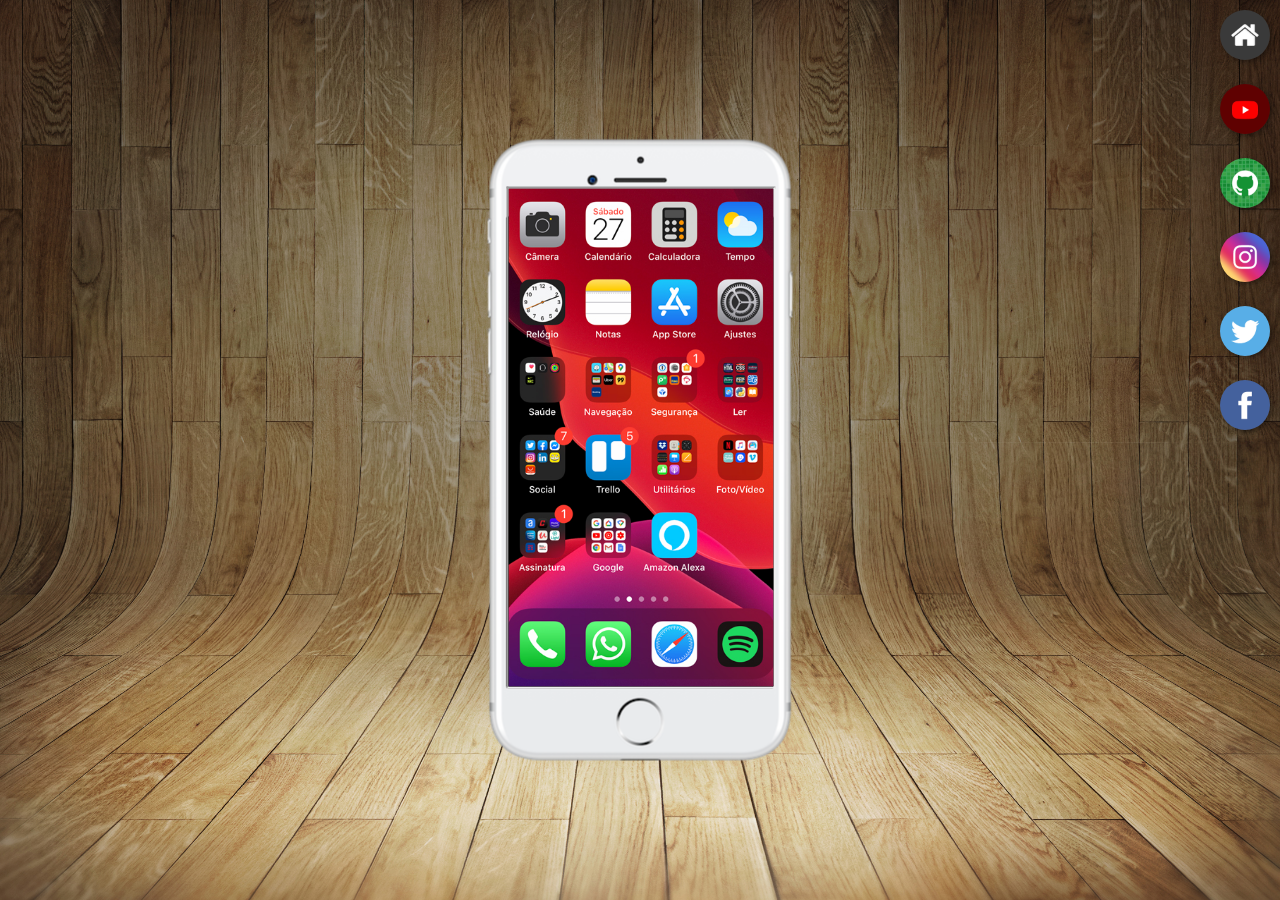
<file: index.html>
<!DOCTYPE html>
<html lang="pt-br">
<head>
    <meta charset="UTF-8">
    <meta name="viewport" content="width=device-width, initial-scale=1.0">
    <link rel="shortcut icon" href="favicon.ico" type="image/x-icon">
    <link rel="stylesheet" href="estilos/style.css">
    <title>Projeto Redes Sociais</title>
</head>
<body>
    <main>
        <section id="telefone">
            <iframe src="home.html" name="tela" id="tela">
                Seu navegador não é compatível com isso.
            </iframe>
        </section>
        <section id="redes-sociais">
            <a href="home.html" target="tela"><img src="imagens/logo-home.jpg" alt="home"></a> <br>
            <a href="youtube.html" target="tela"><img src="imagens/logo-youtube.jpg" alt="youtube"></a> <br>
            <a href="github.html" target="tela"><img src="imagens/logo-github.jpg"  alt="github"></a> <br>
            <a href="instagranm.html" target="tela"><img src="imagens/logo-instagram.jpg" alt="instagran"></a> <br>
            <a href="twitter.html" target="tela"><img src="imagens/logo-twitter.jpg" alt="twitter"></a> <br>
            <a href="facebook.html" target="tela"><img src="imagens/logo-facebook.jpg" alt="faccebook"></a>
        </section>
    </main>
</body>
</html>
</file>
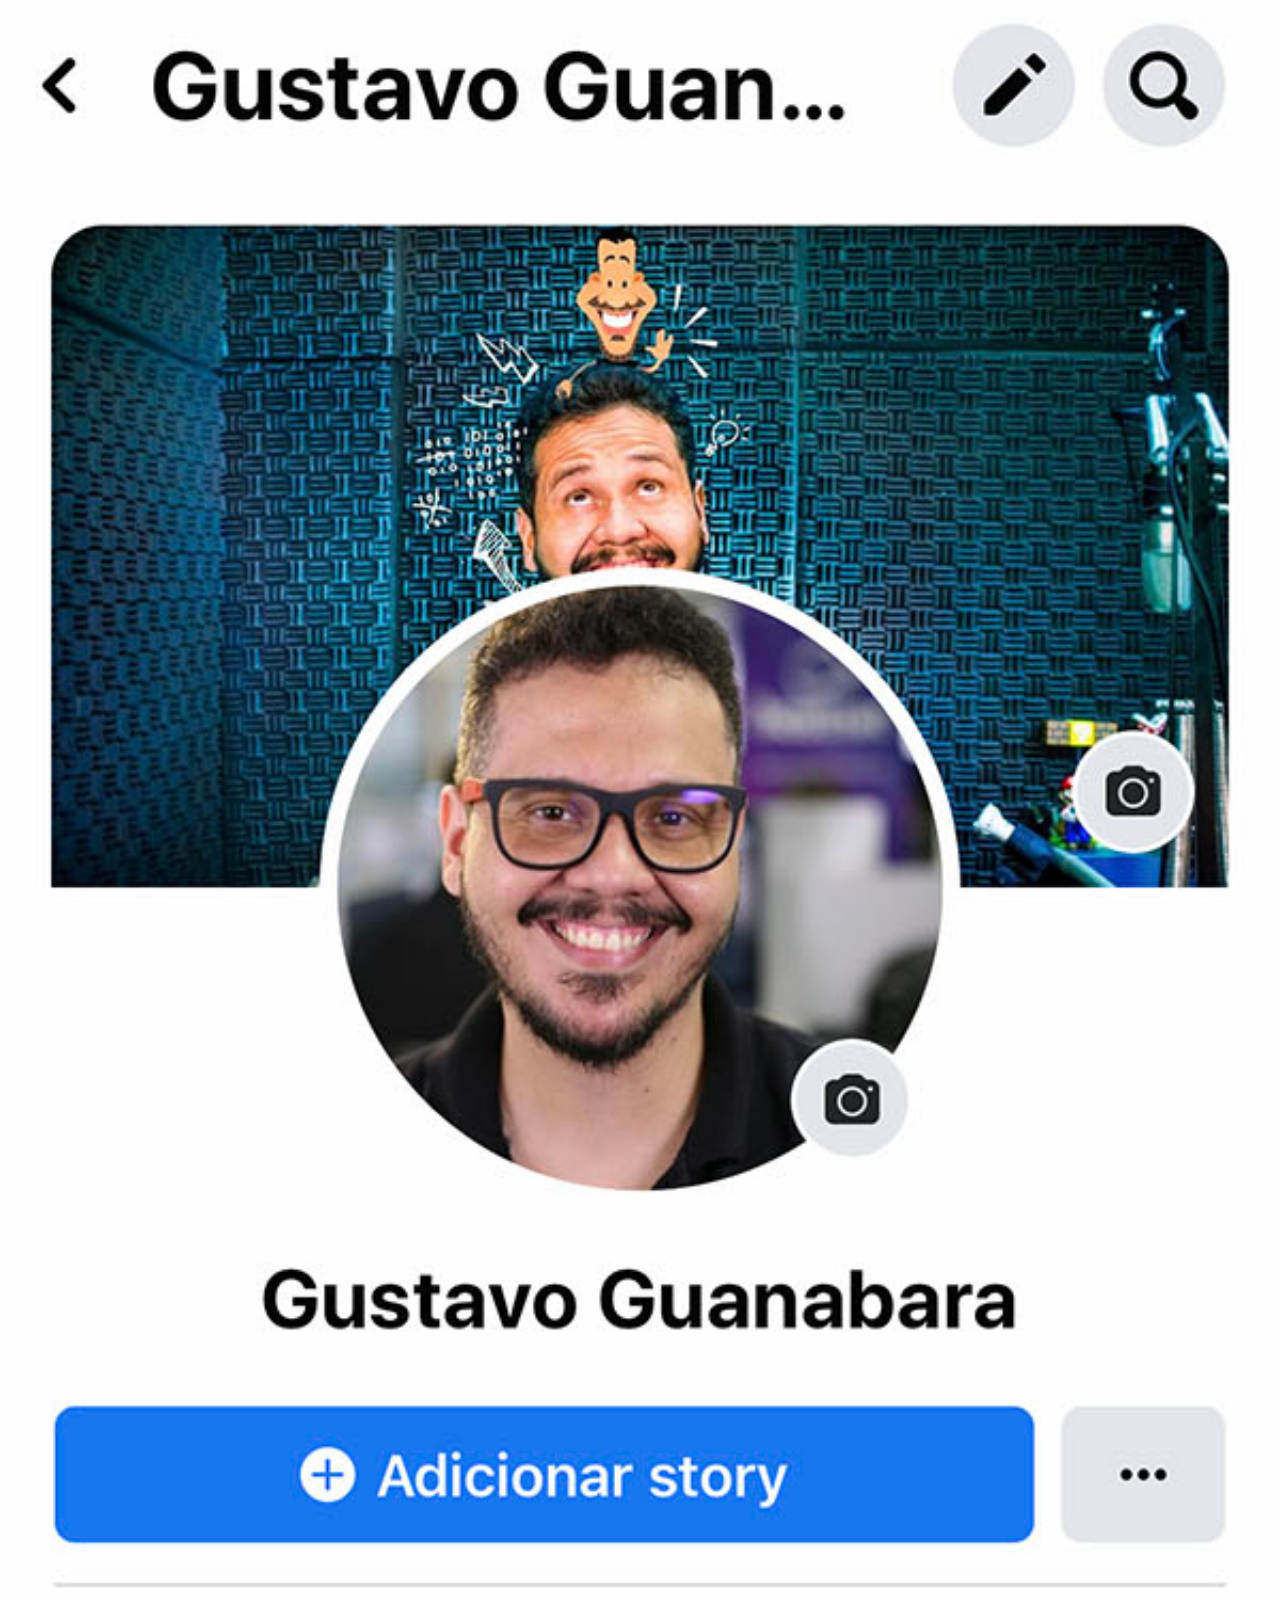
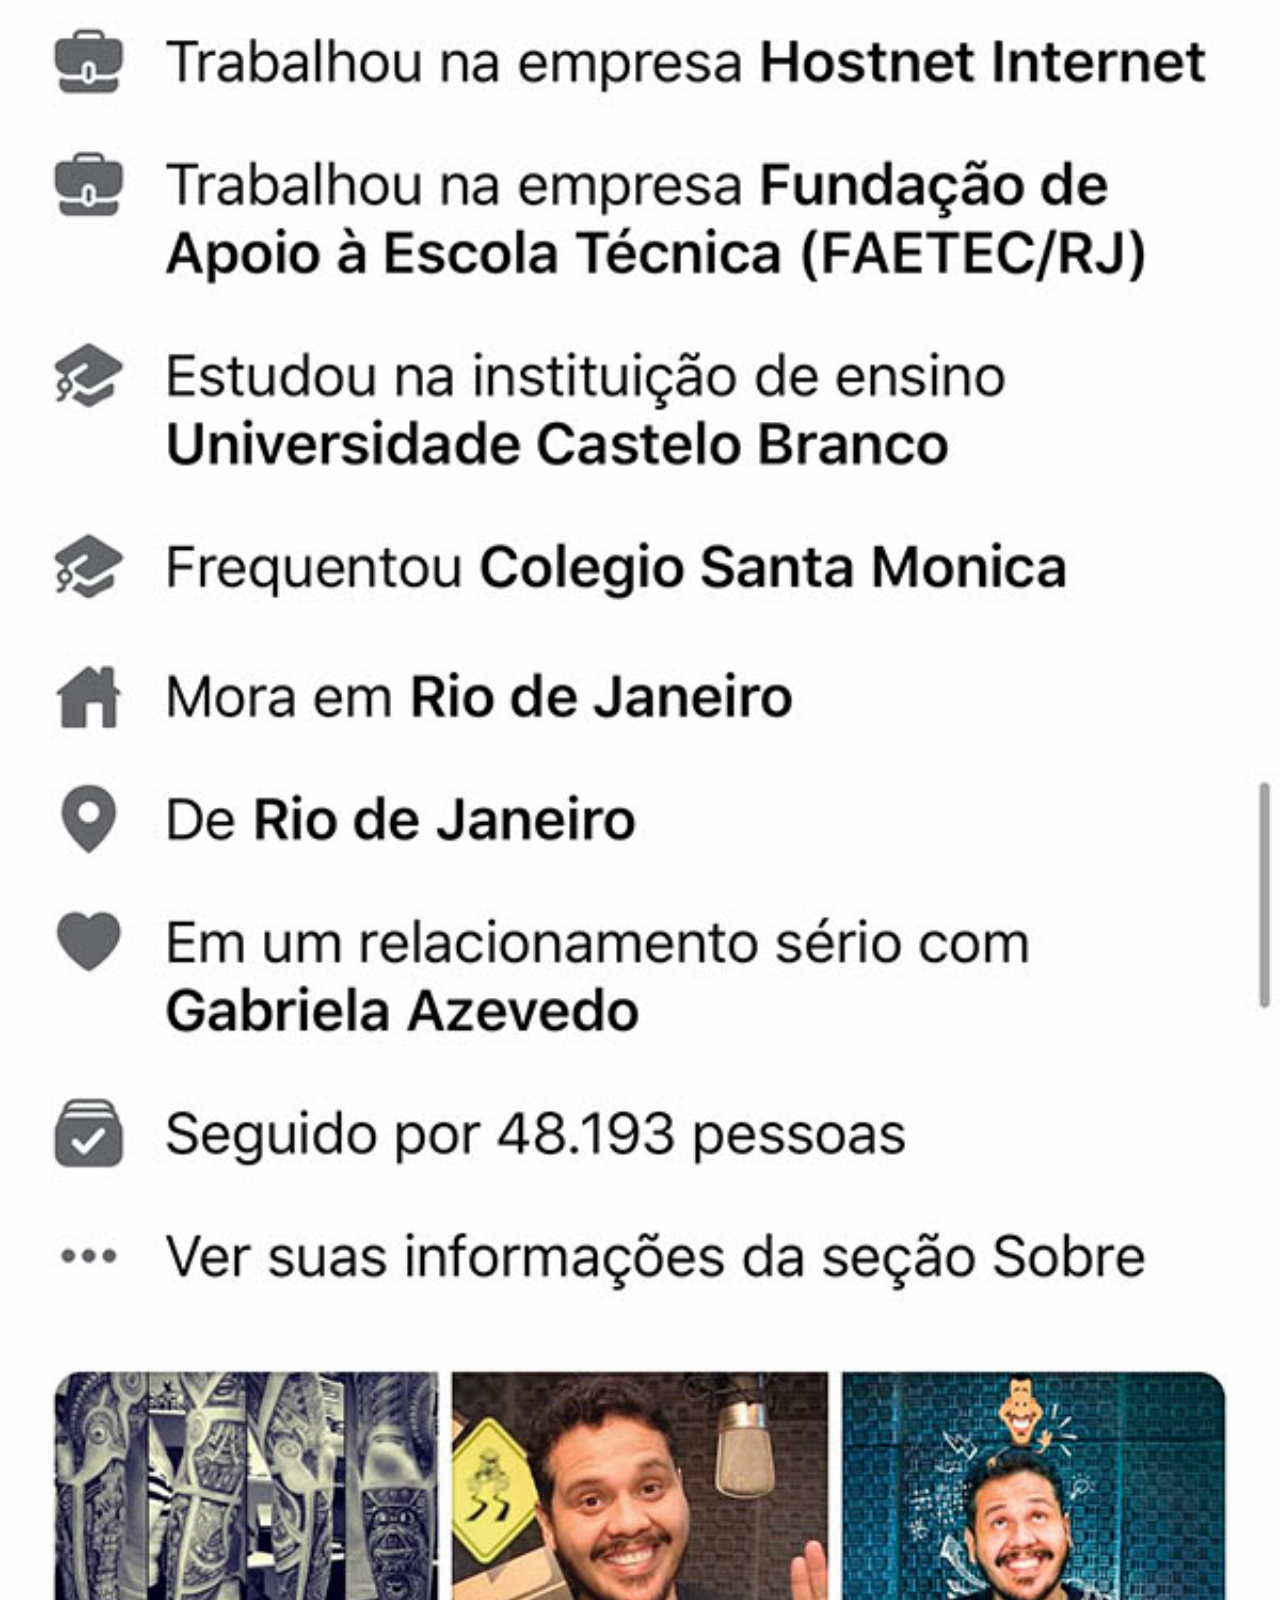
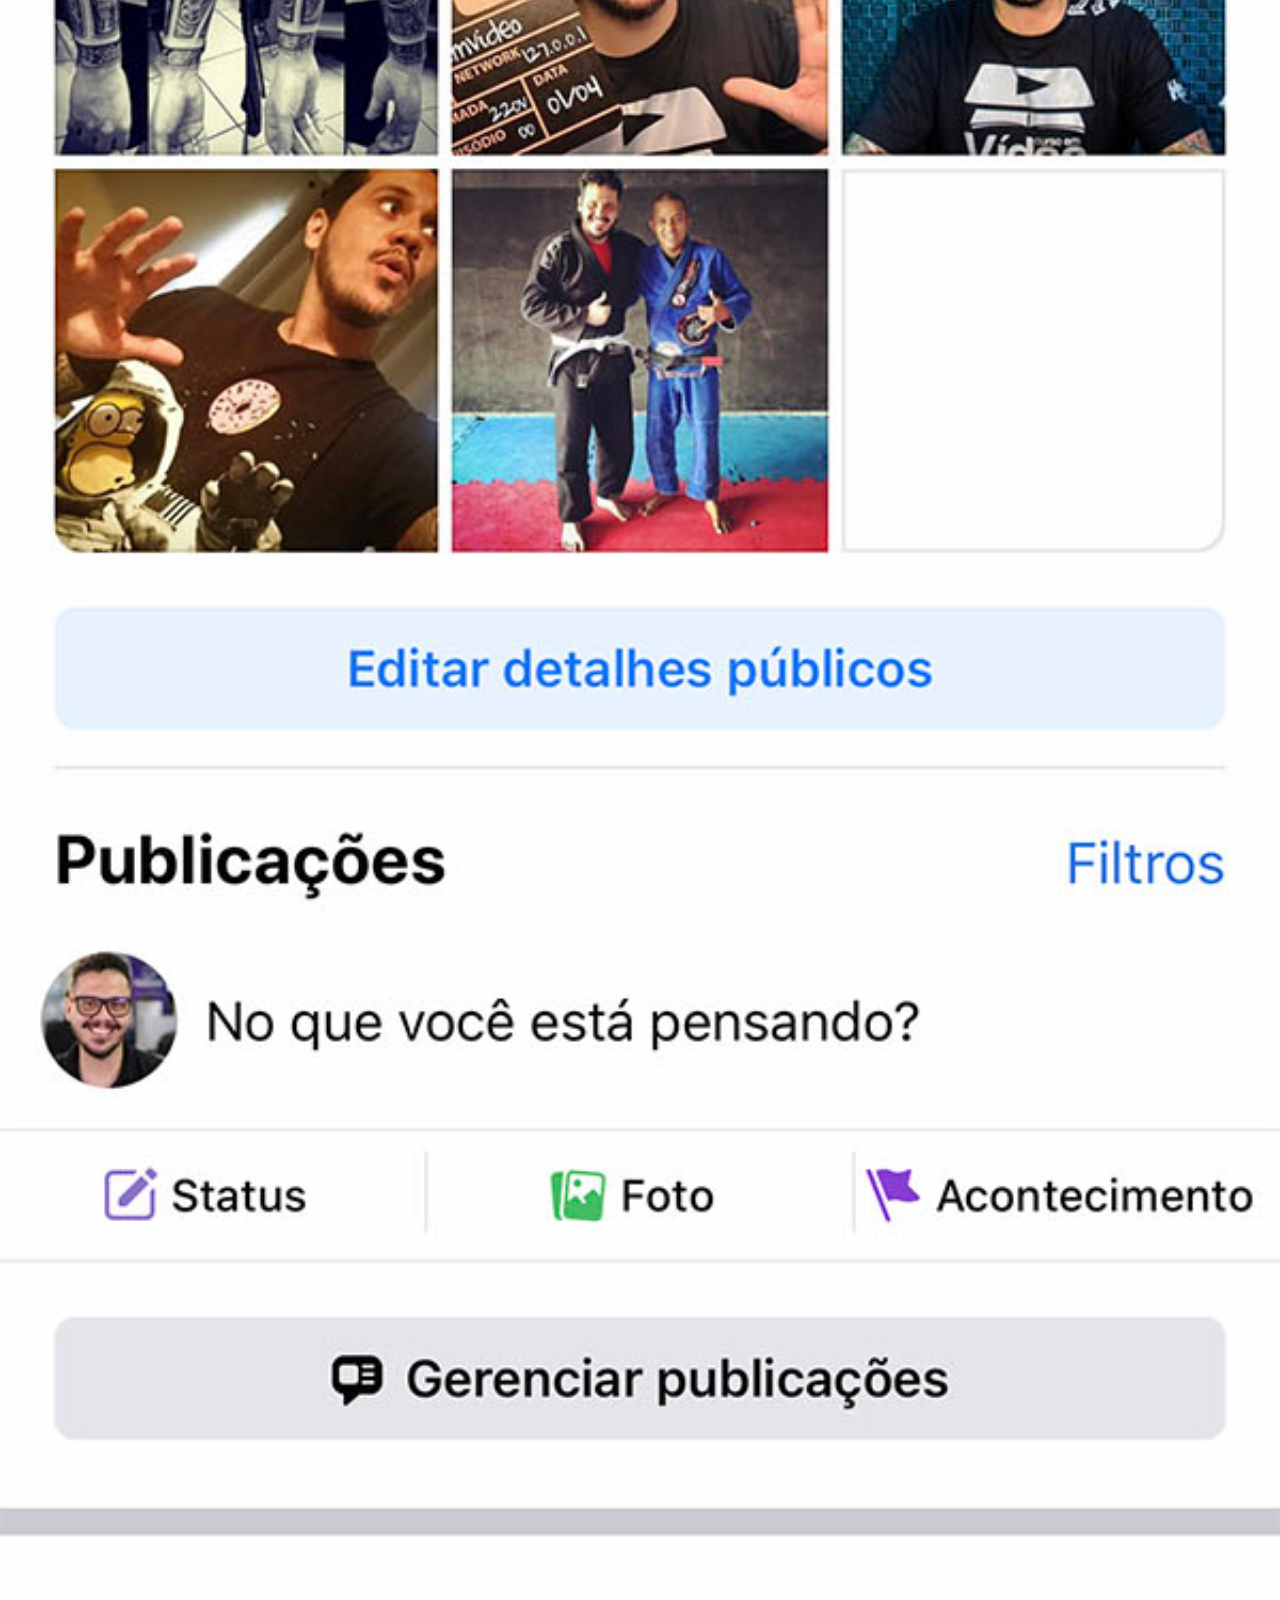
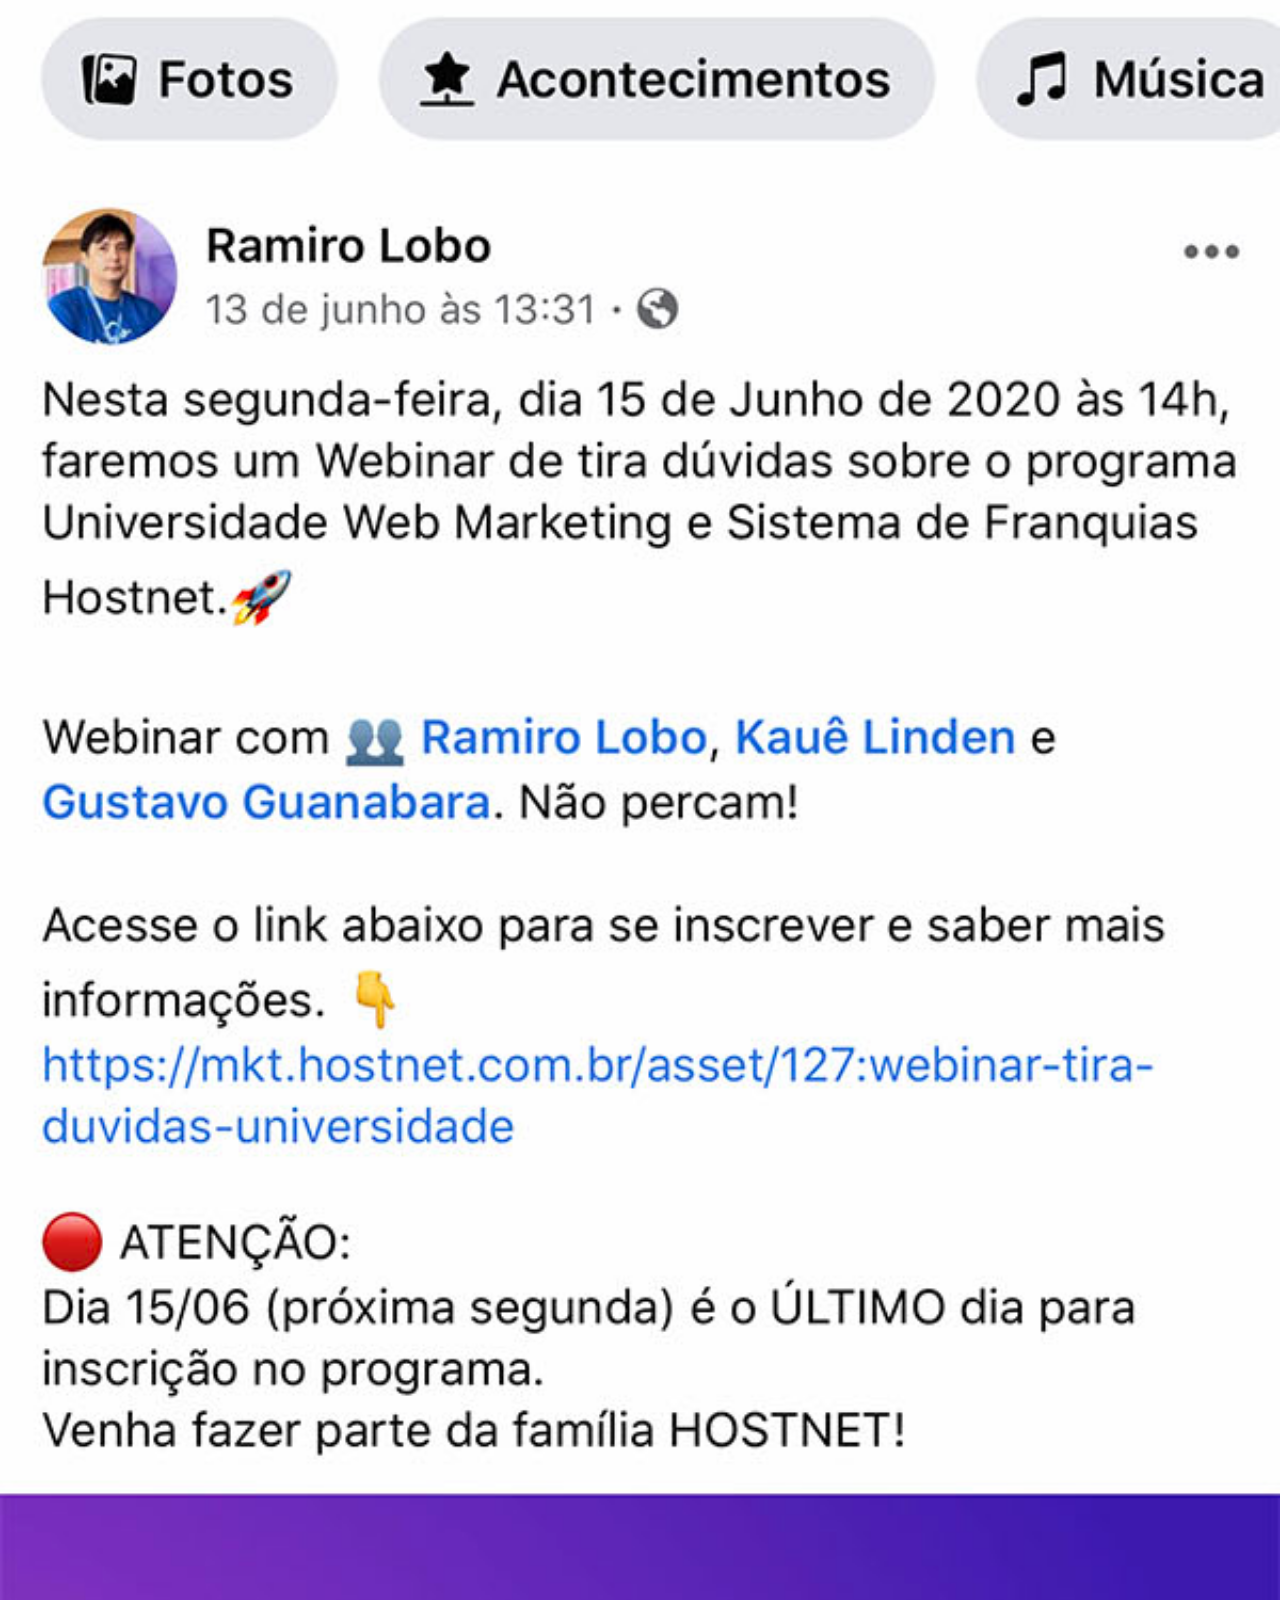
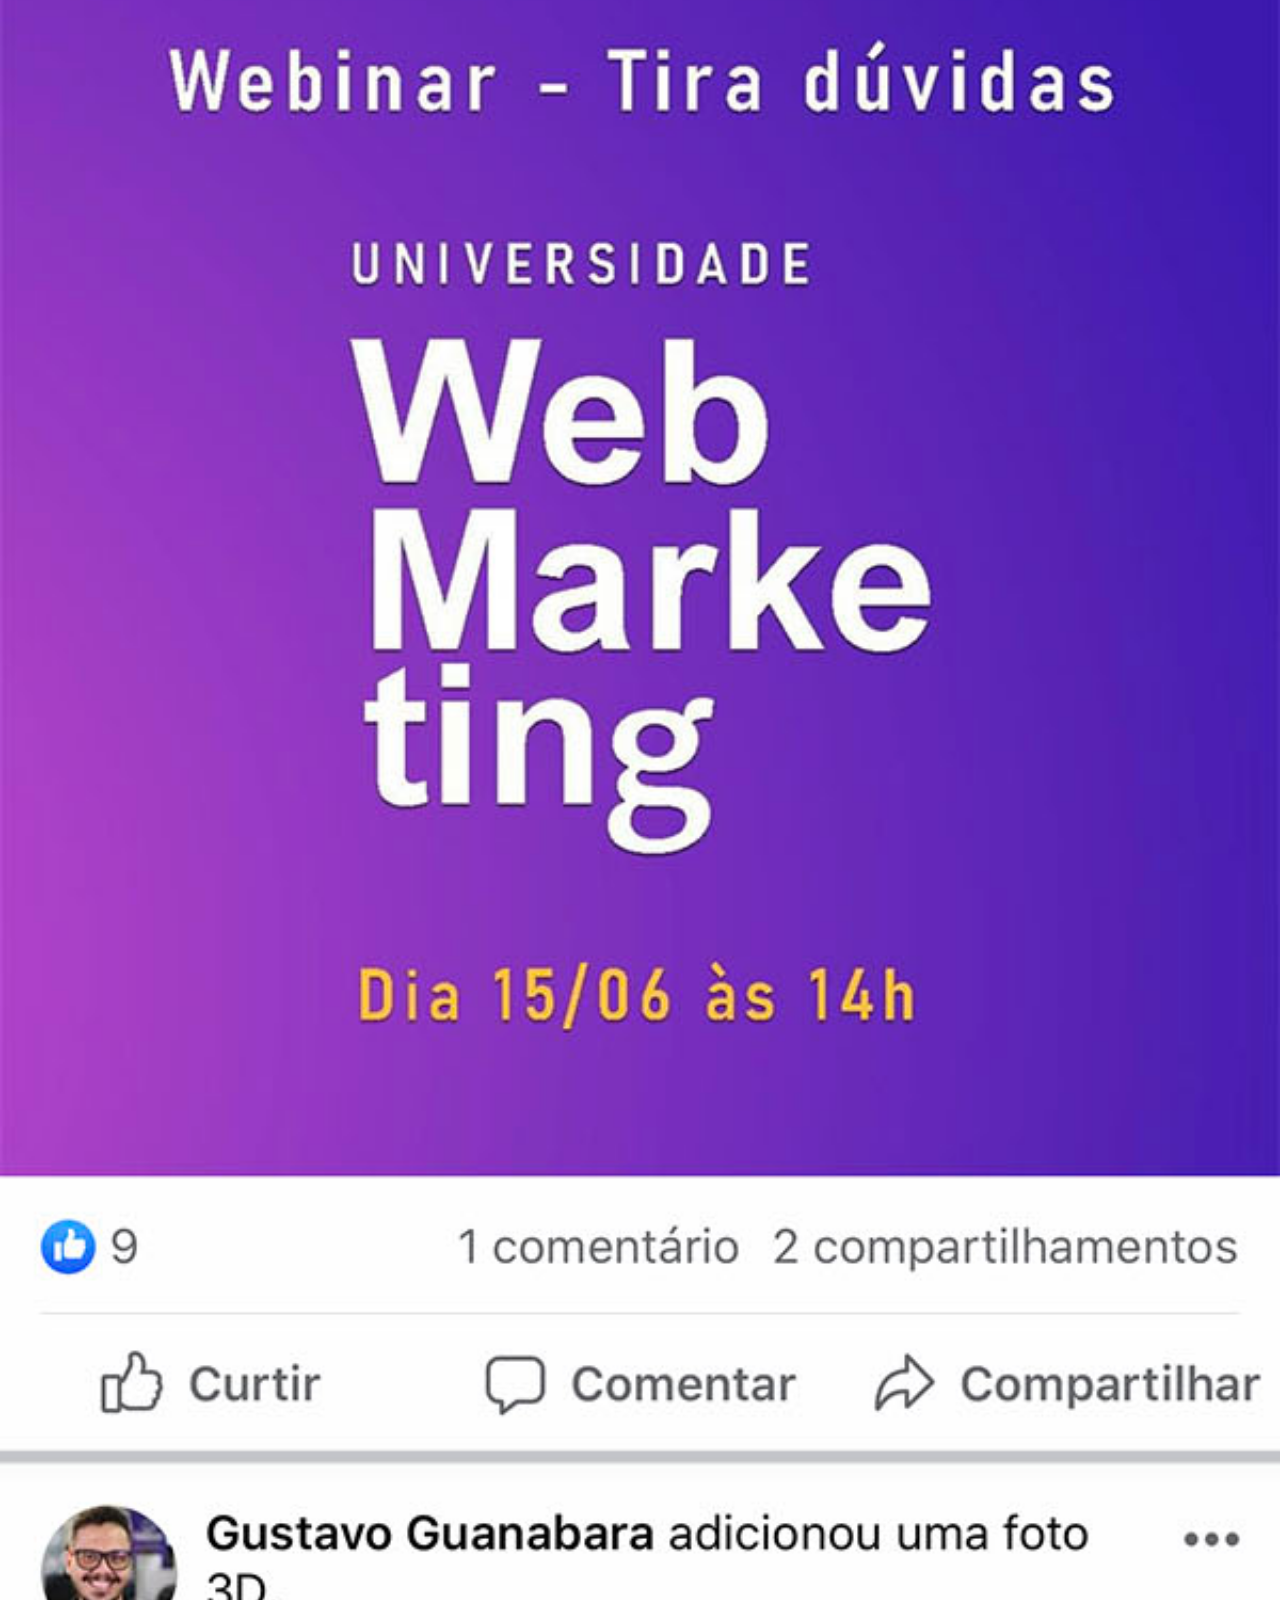
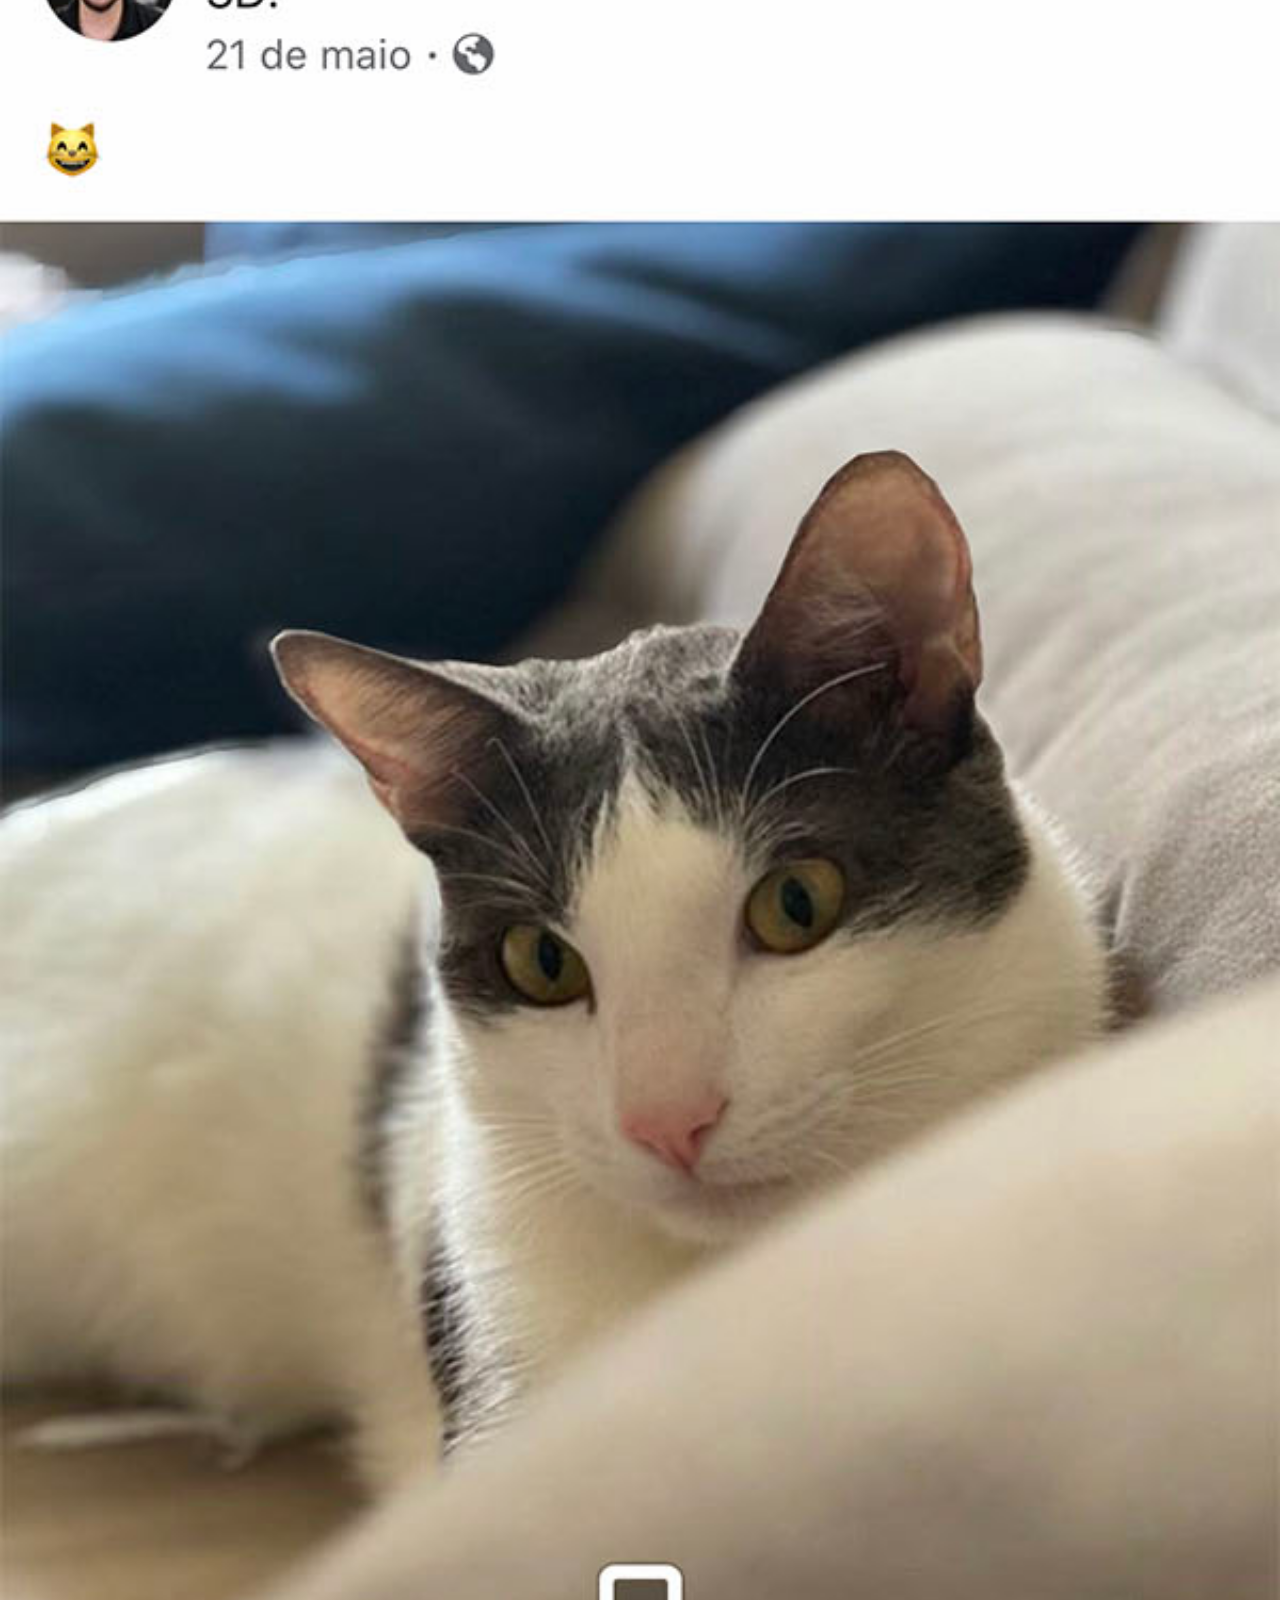
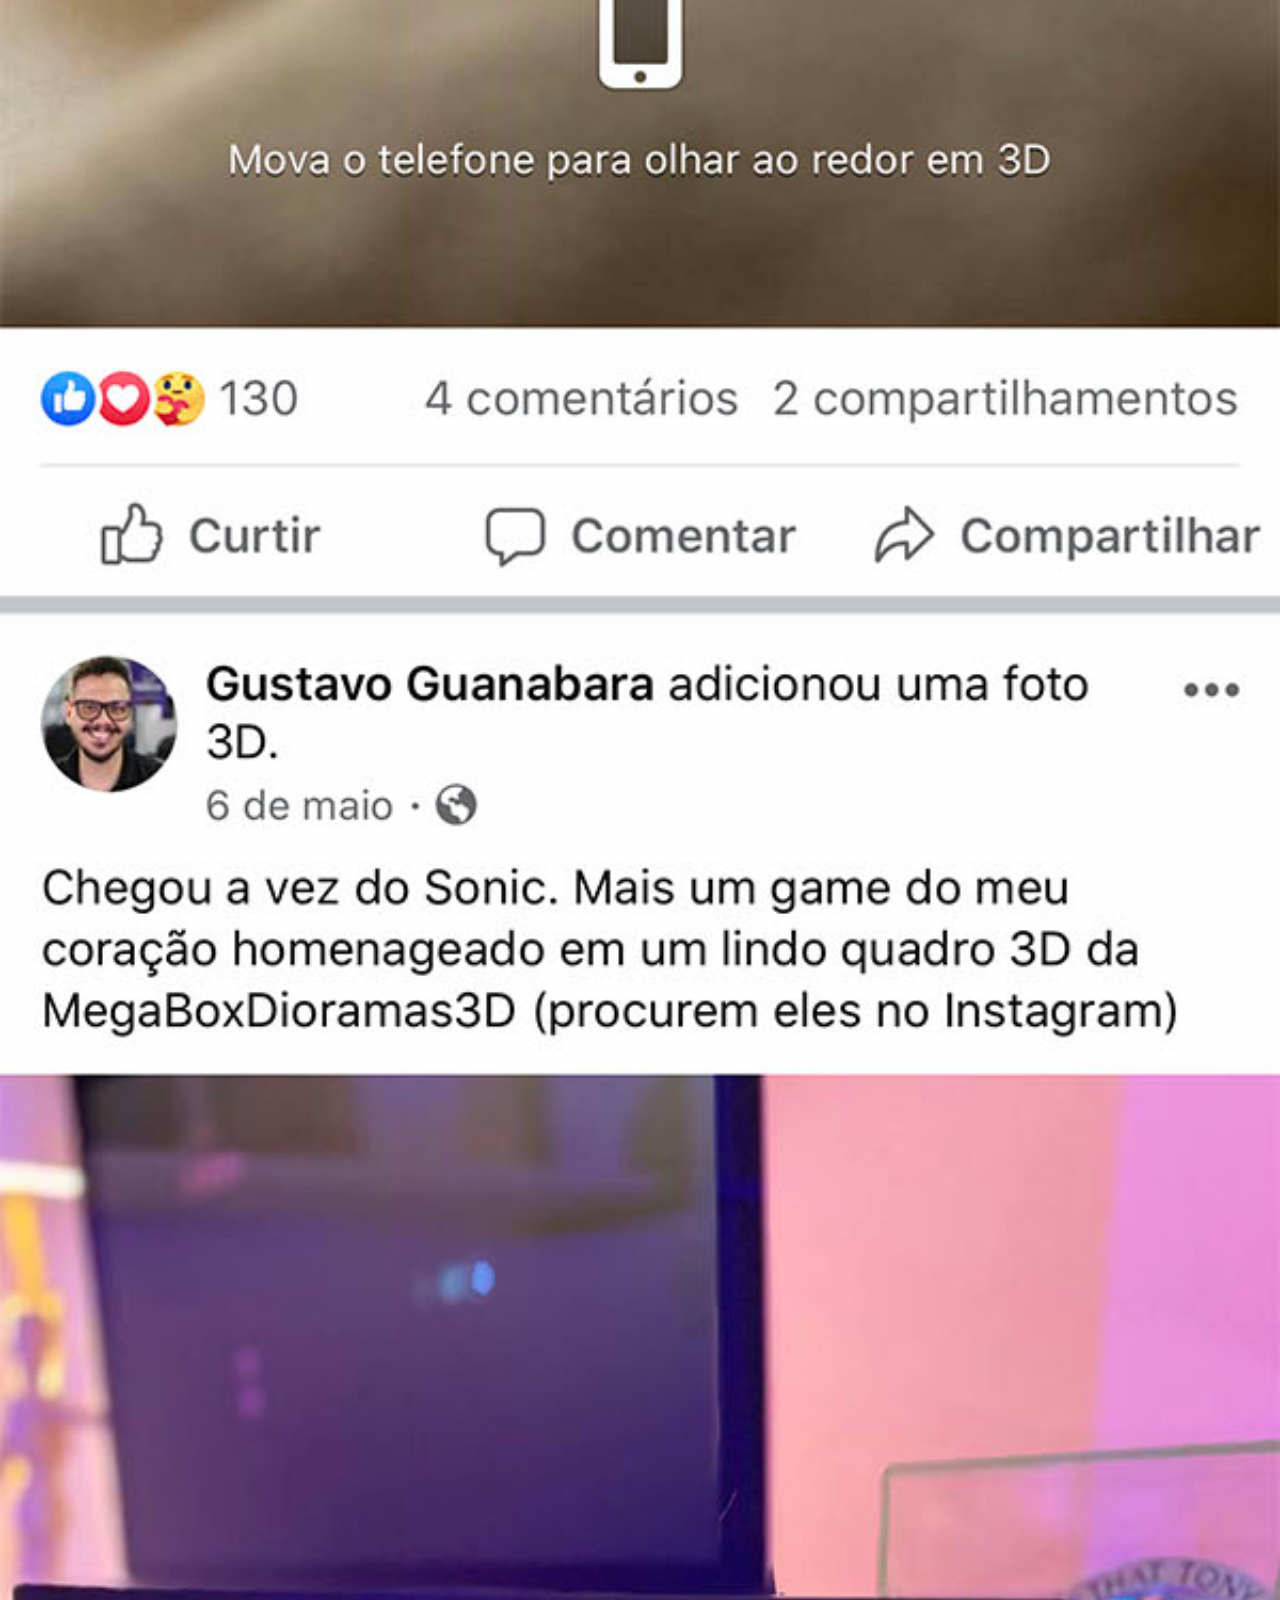
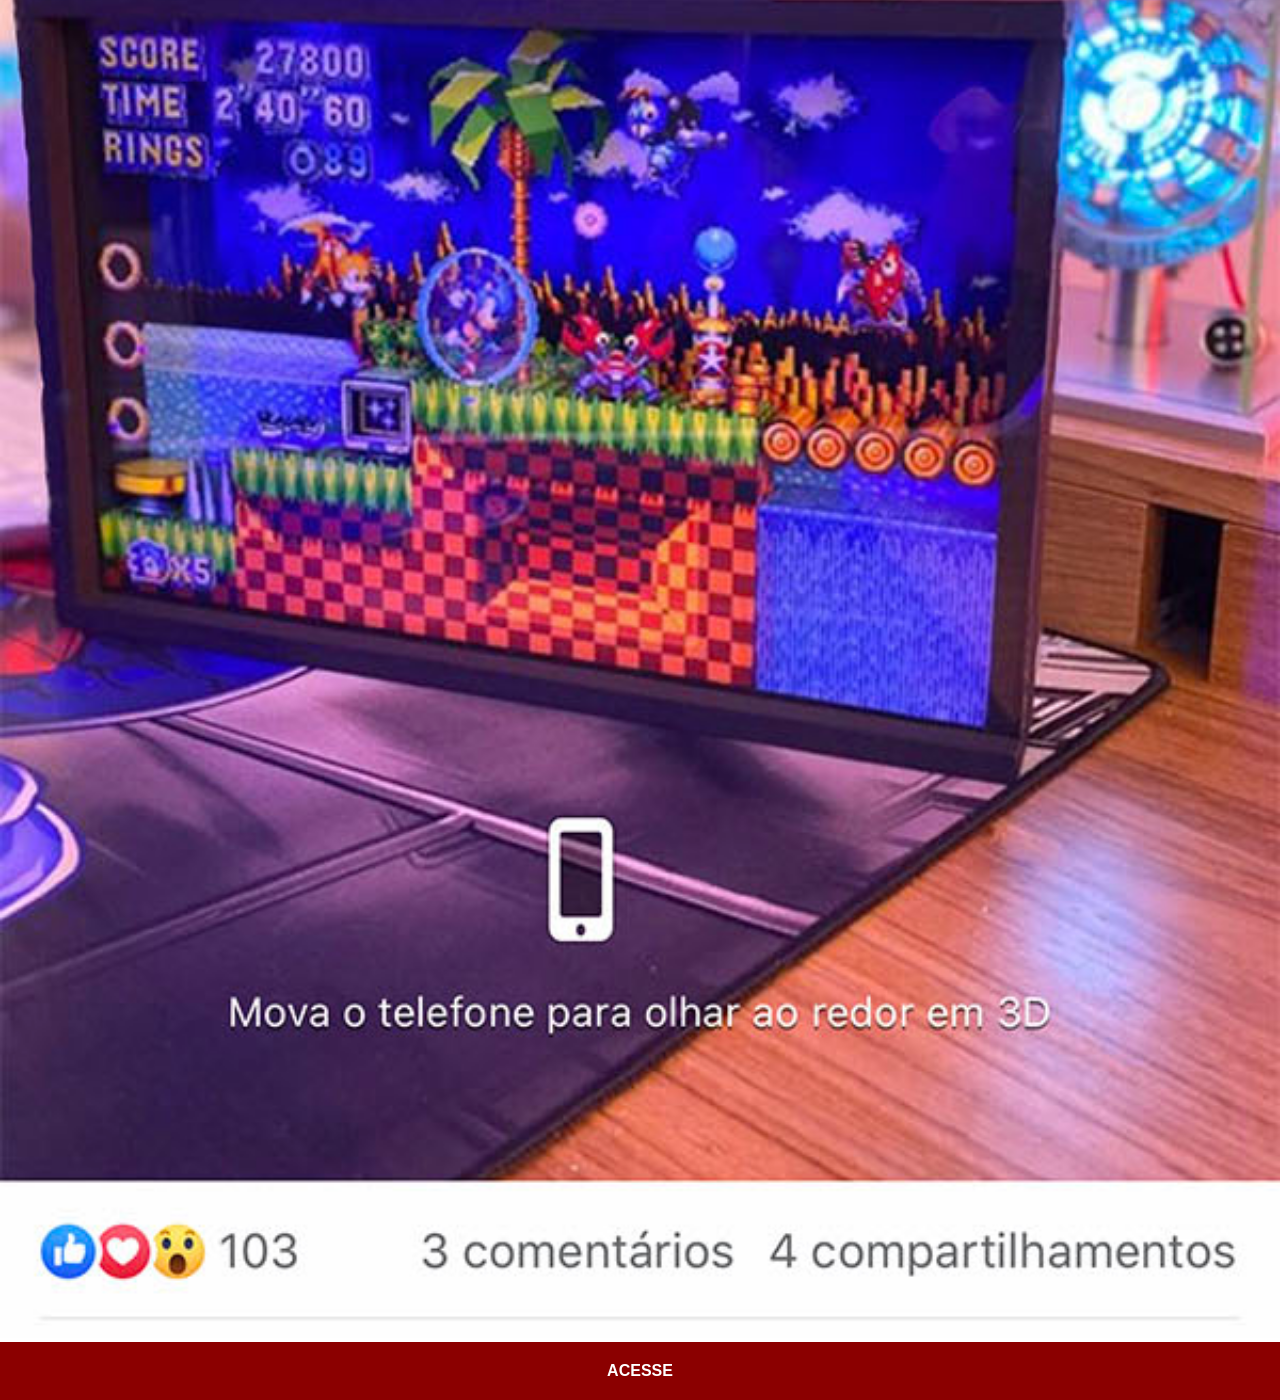
<file: facebook.html>
<!DOCTYPE html>
<html lang="pt-br">
<head>
    <meta charset="UTF-8">
    <meta name="viewport" content="width=device-width, initial-scale=1.0">
    <title>Facebook</title>
    <link rel="stylesheet" href="estilos/social.css">
</head>
<body>
    <img src="imagens/tela-facebook.jpg" alt="facebook">
    <a href="https://www.facebook.com/gustavoguanabara/?locale=pt_BR" target="_blank" rel="noopener external">ACESSE</a>
</body>
</html>
</file>
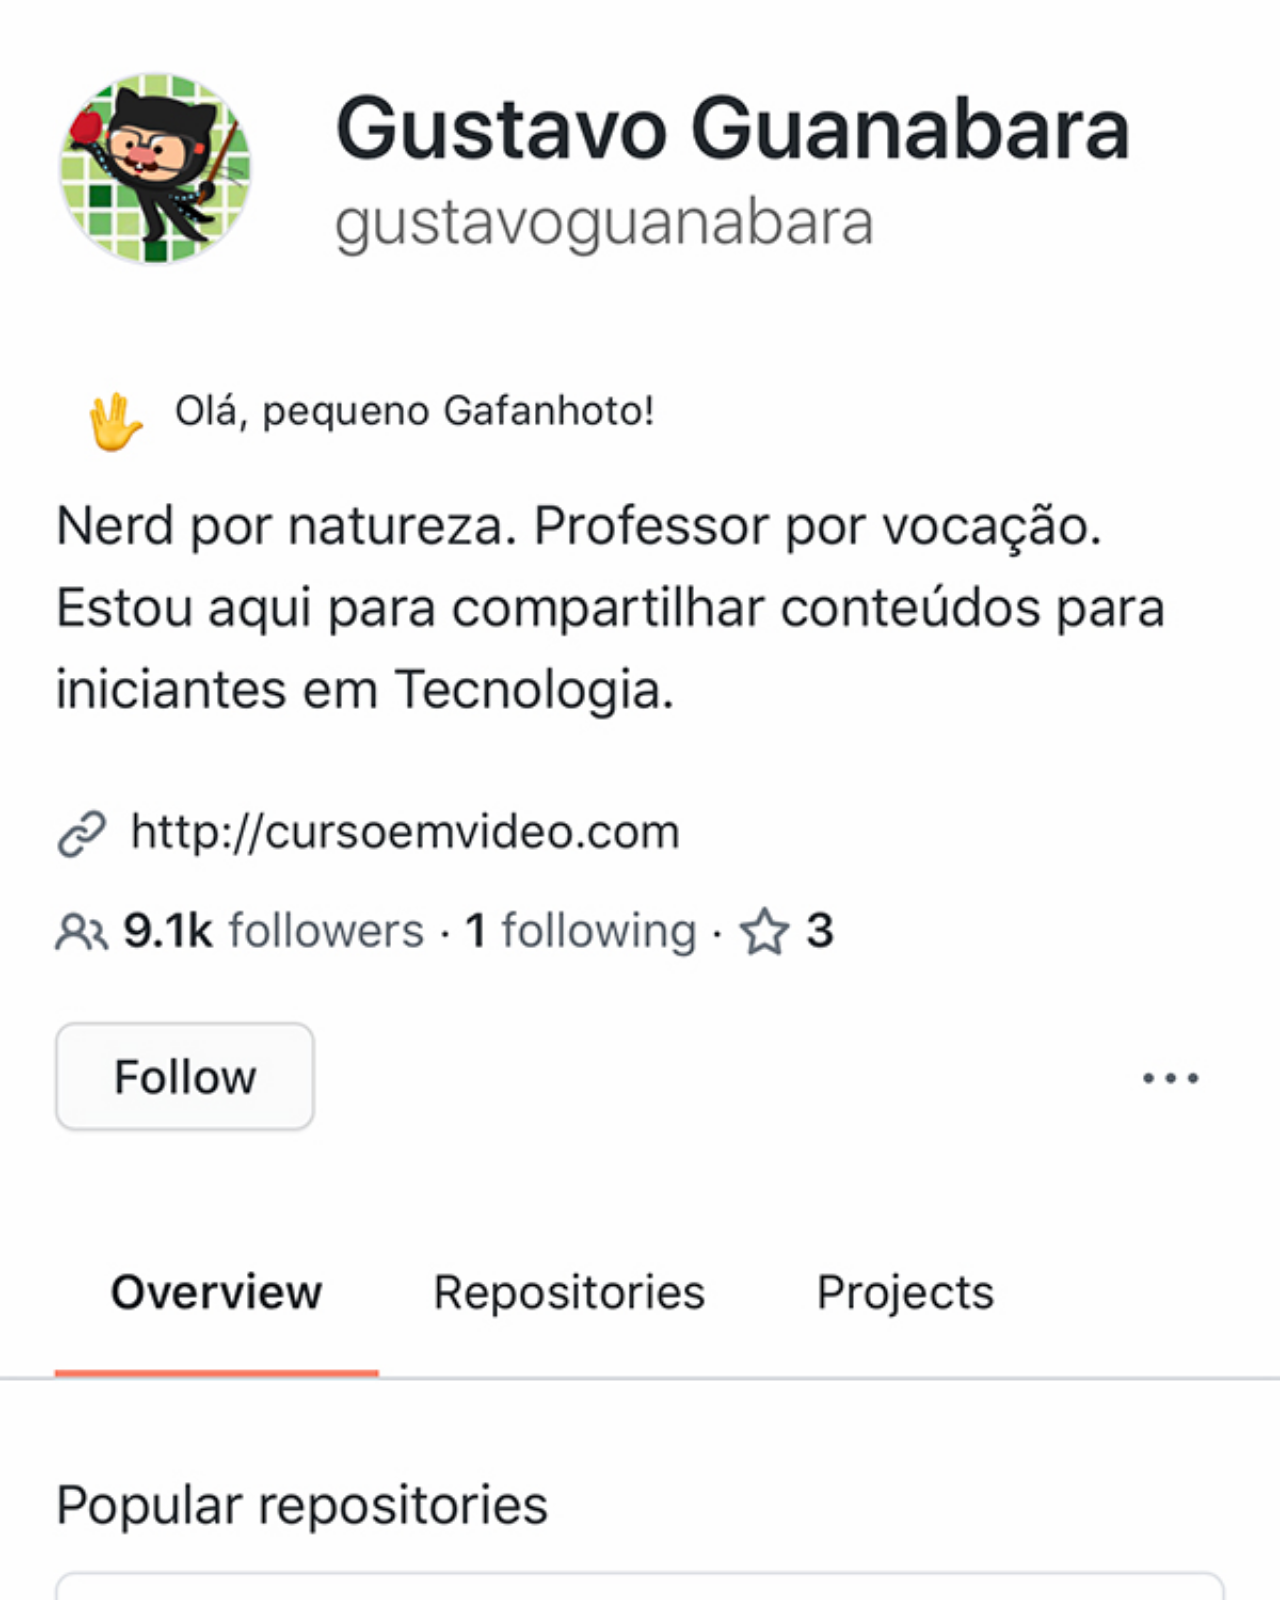
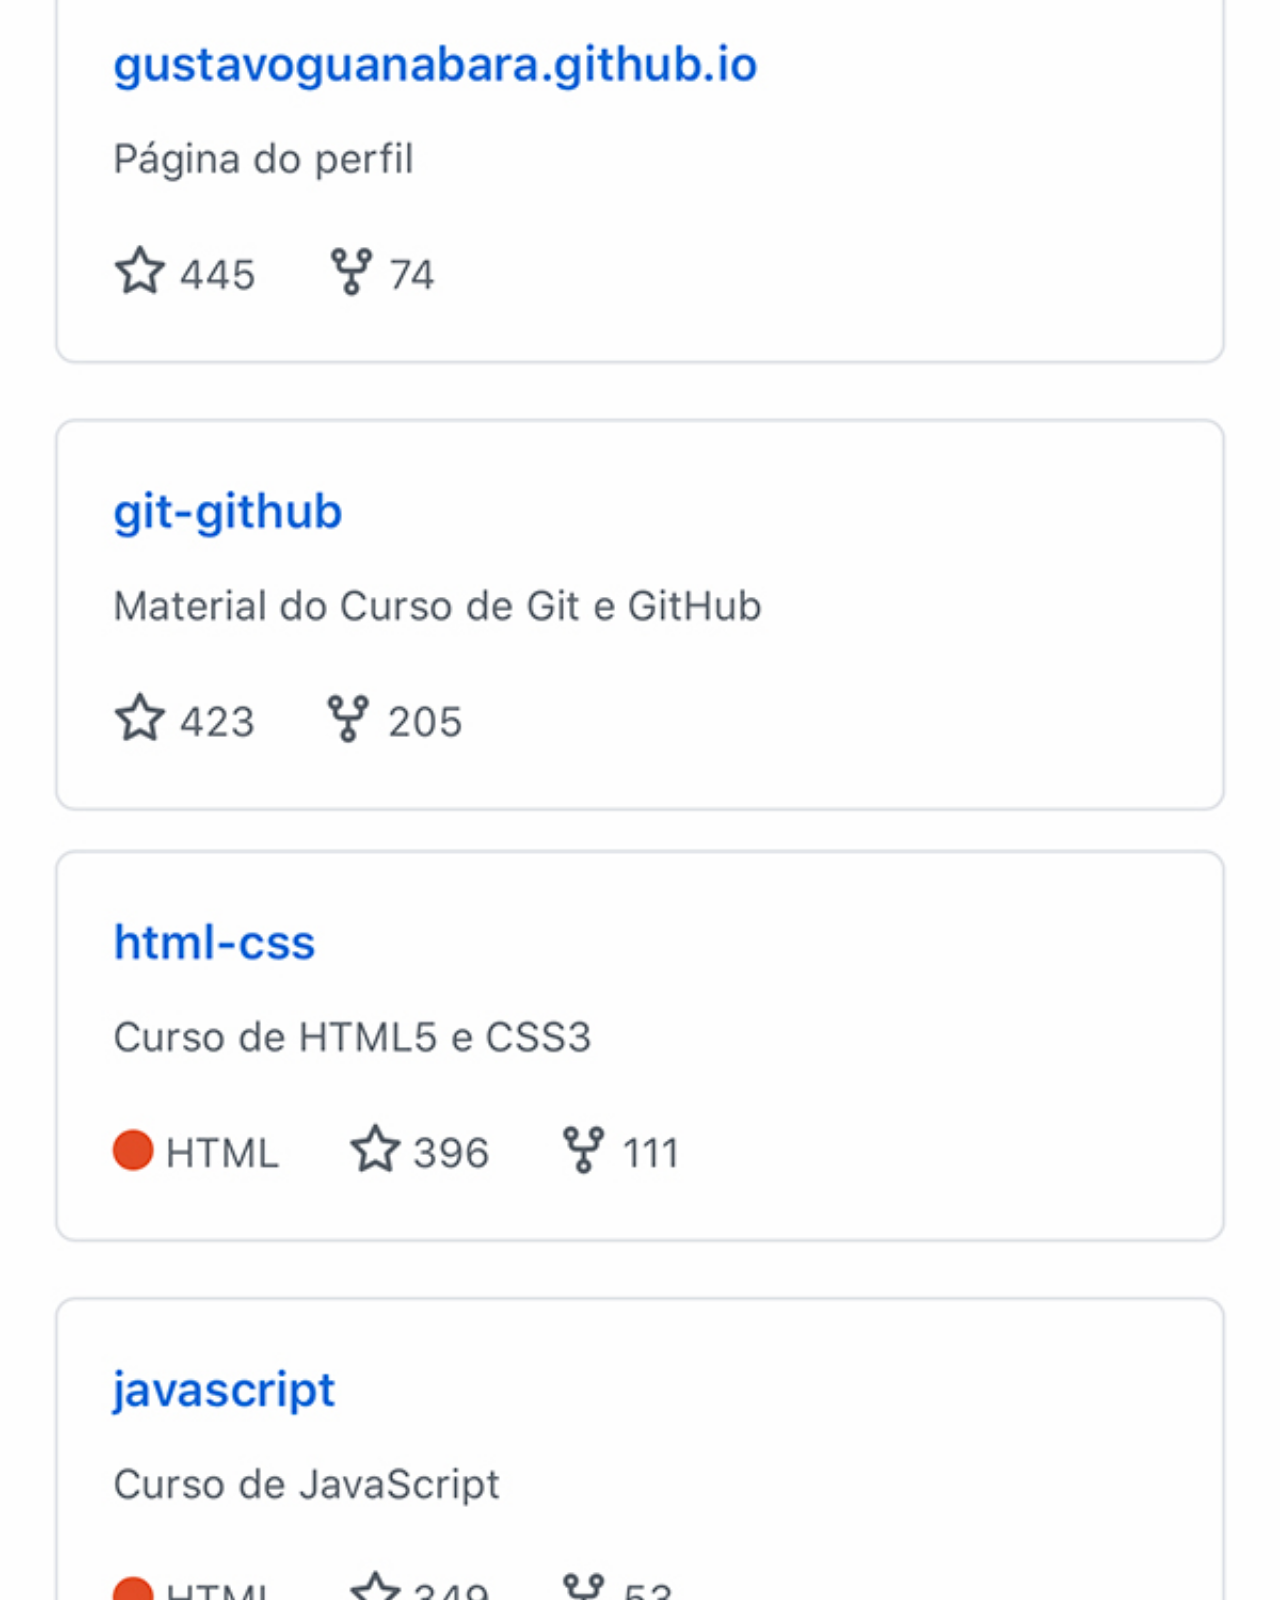
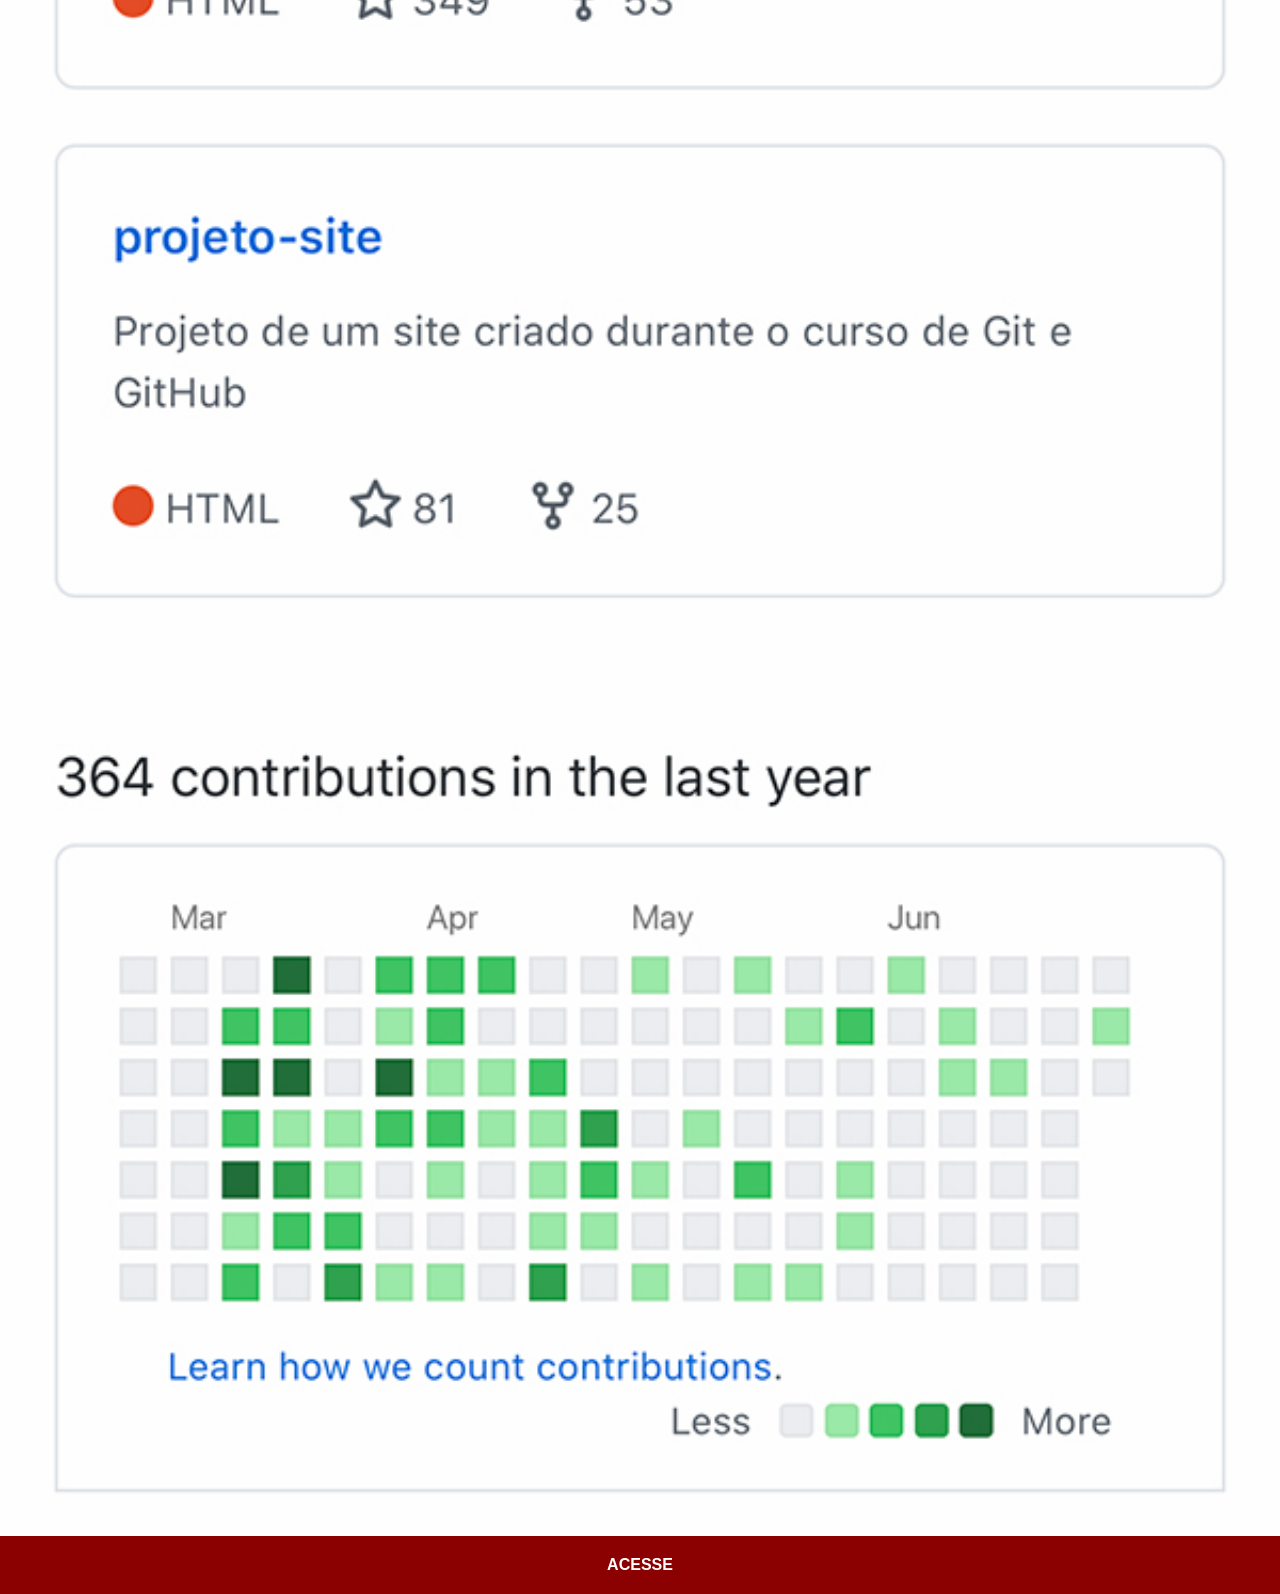
<file: GitHub.html>
<!DOCTYPE html>
<html lang="pt-br">
<head>
    <meta charset="UTF-8">
    <meta name="viewport" content="width=device-width, initial-scale=1.0">
    <title>GitHub</title>
    <link rel="stylesheet" href="estilos/social.css">
</head>
<body>
    <img src="imagens/tela-github.jpg" alt="github">
    <a href="https://gustavoguanabara.github.io/" target="_blank" target="_blank">ACESSE</a>
    
</body>
</html>
</file>
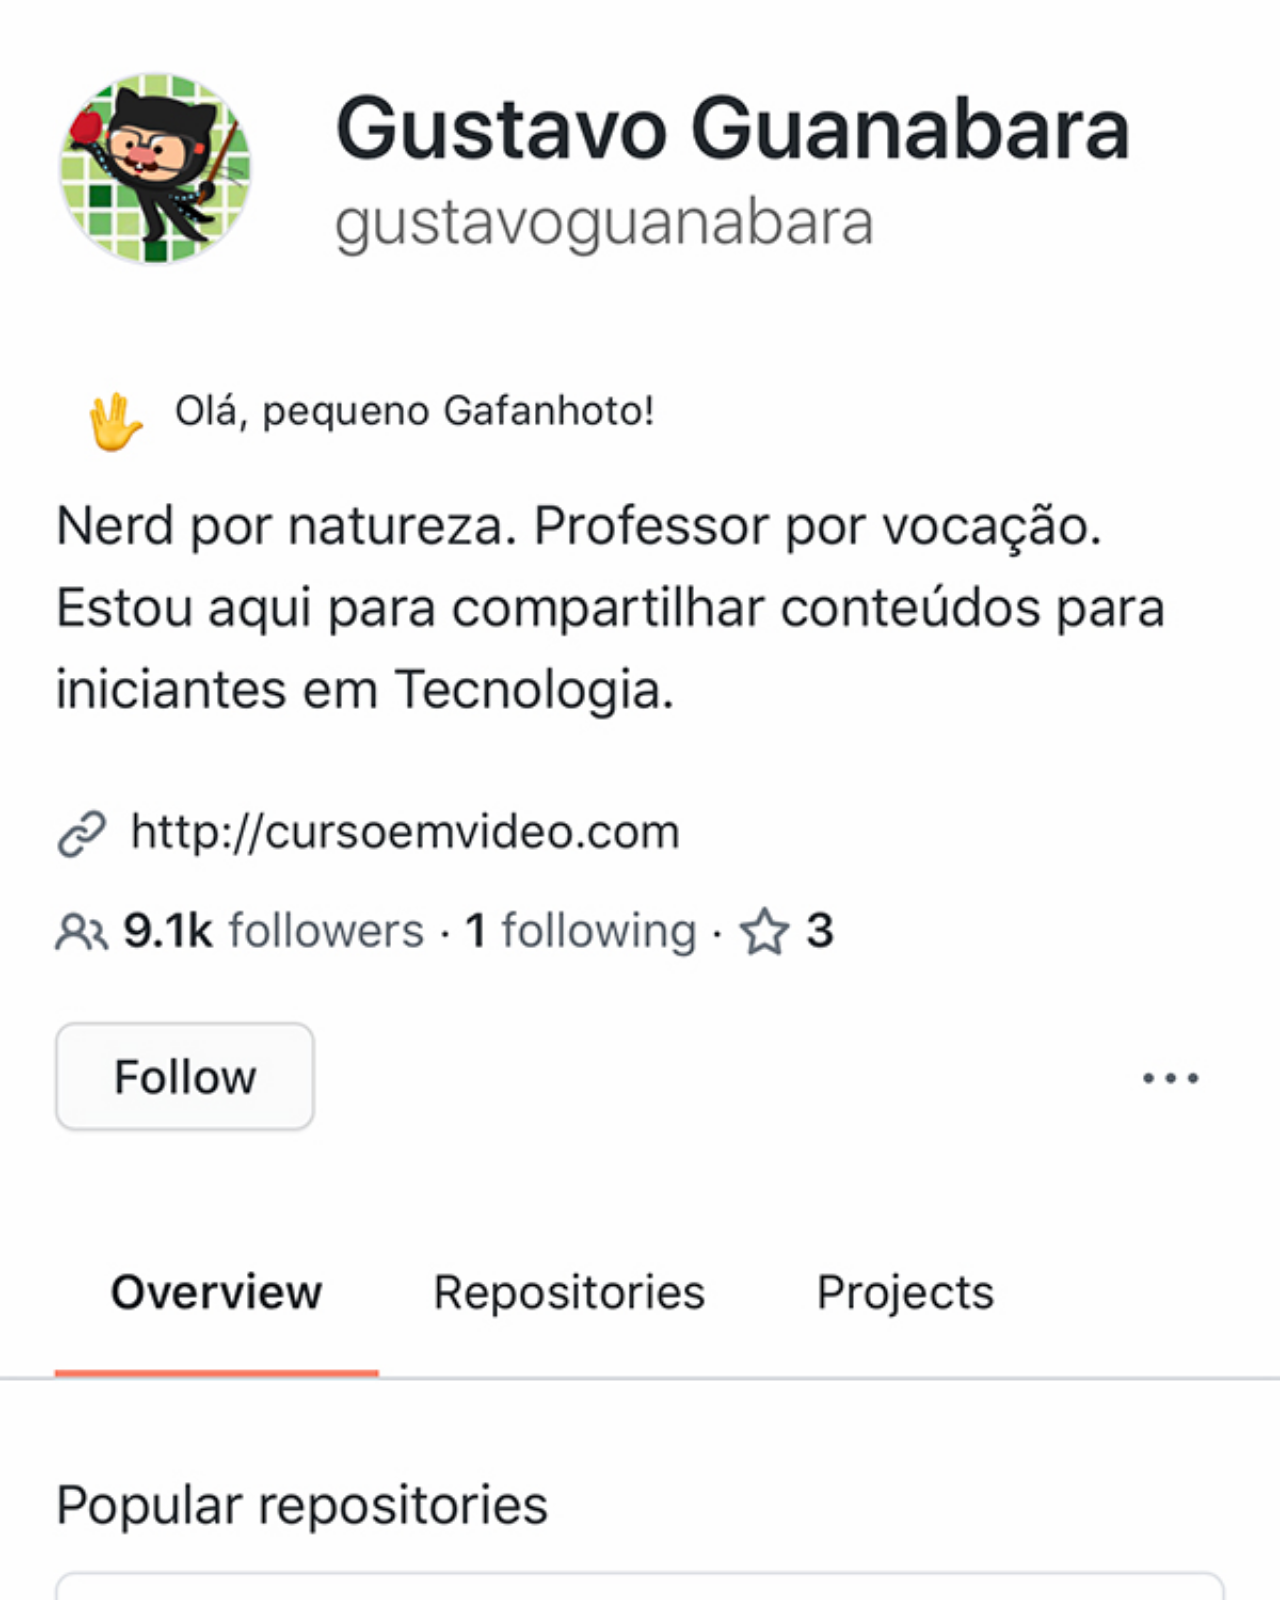
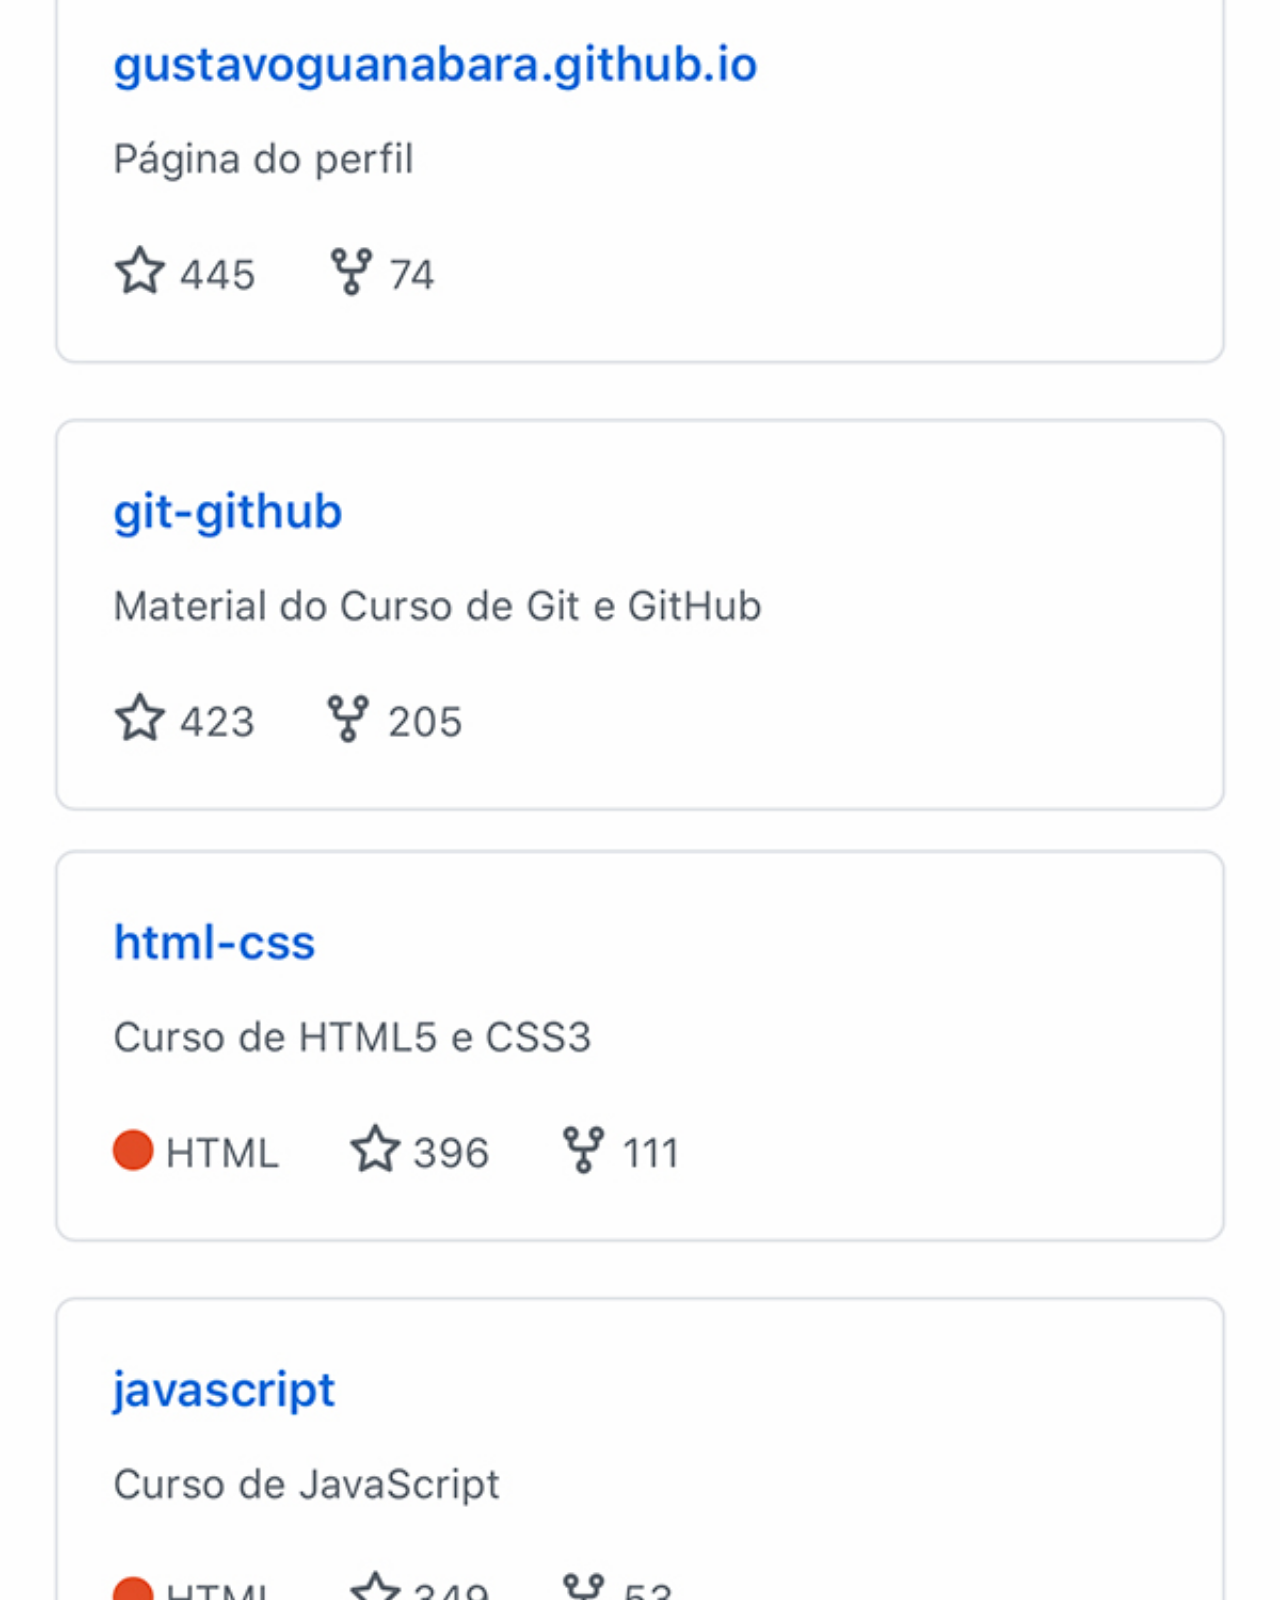
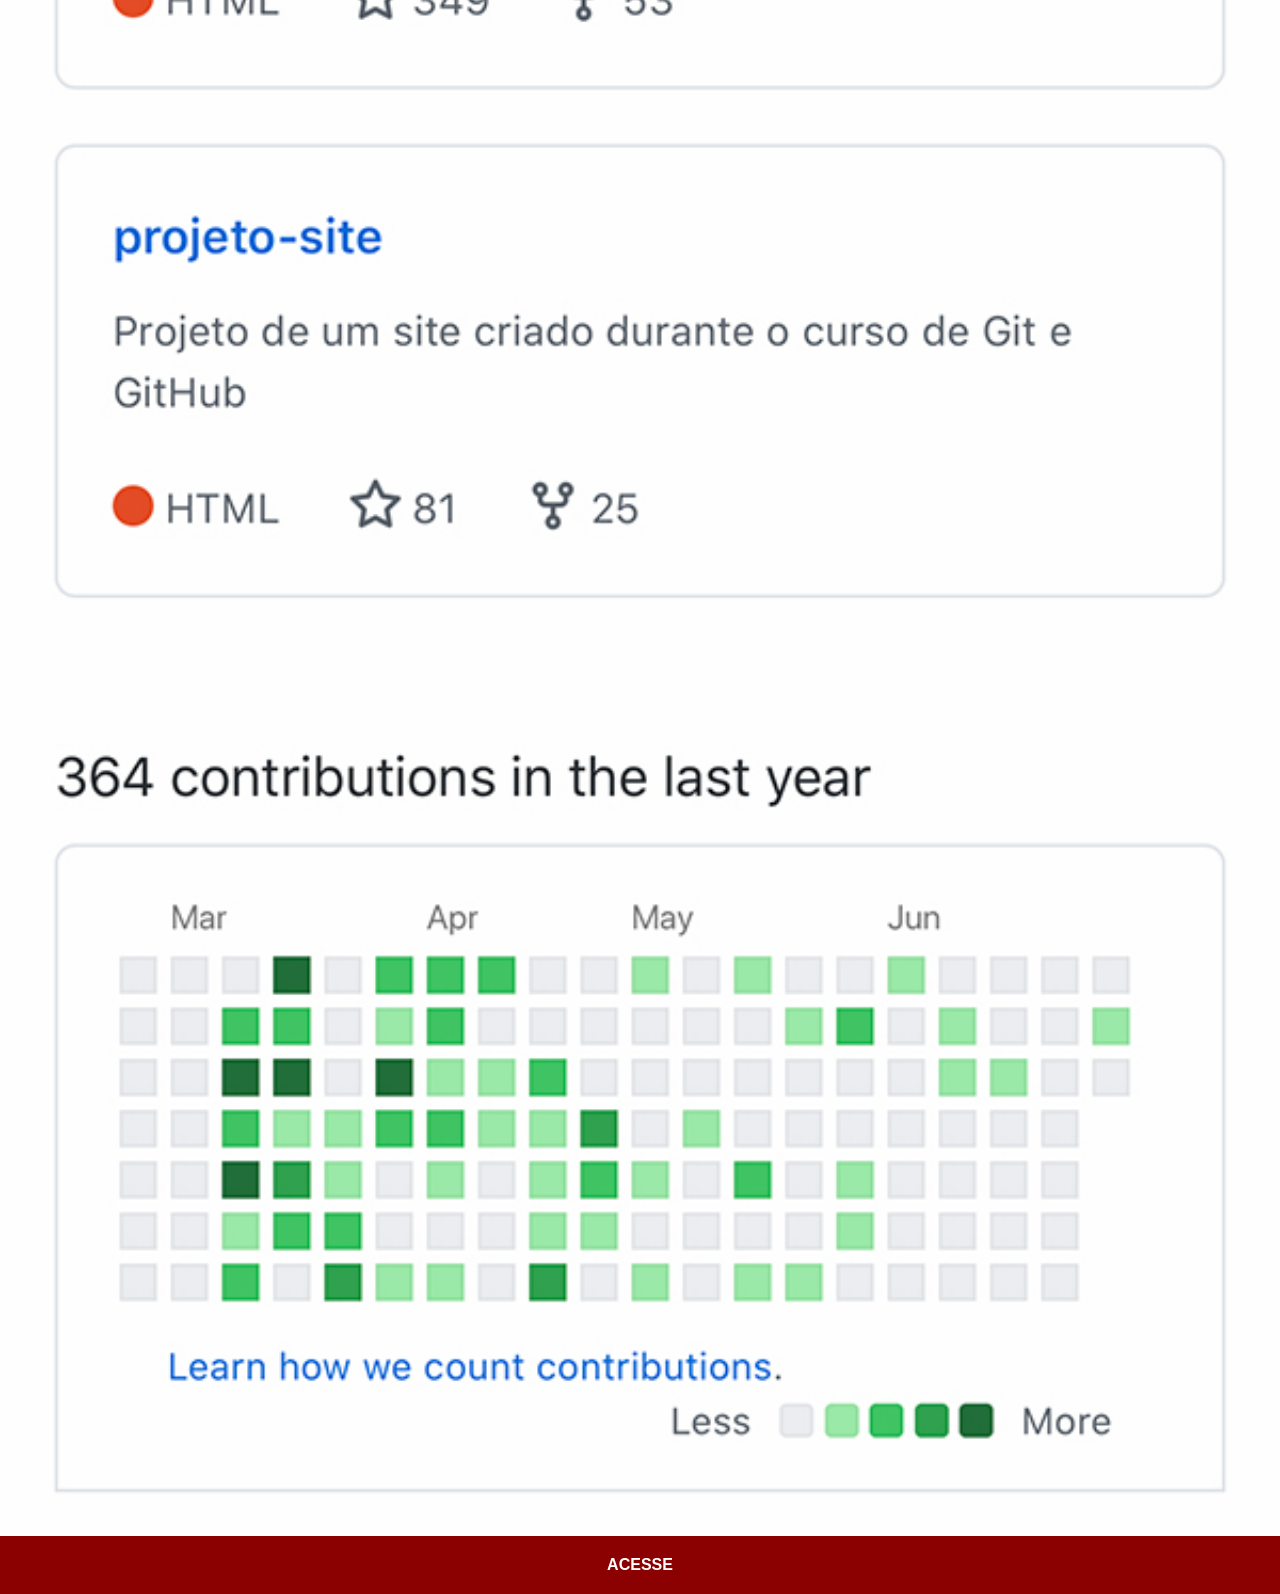
<file: github.html>
<!DOCTYPE html>
<html lang="pt-br">
<head>
    <meta charset="UTF-8">
    <meta name="viewport" content="width=device-width, initial-scale=1.0">
    <title>GitHub</title>
    <link rel="stylesheet" href="estilos/social.css">
</head>
<body>
    <img src="imagens/tela-github.jpg" alt="github">
    <a href="https://gustavoguanabara.github.io/" target="_blank" rel="noopener external">ACESSE</a>
</body>
</html>
</file>
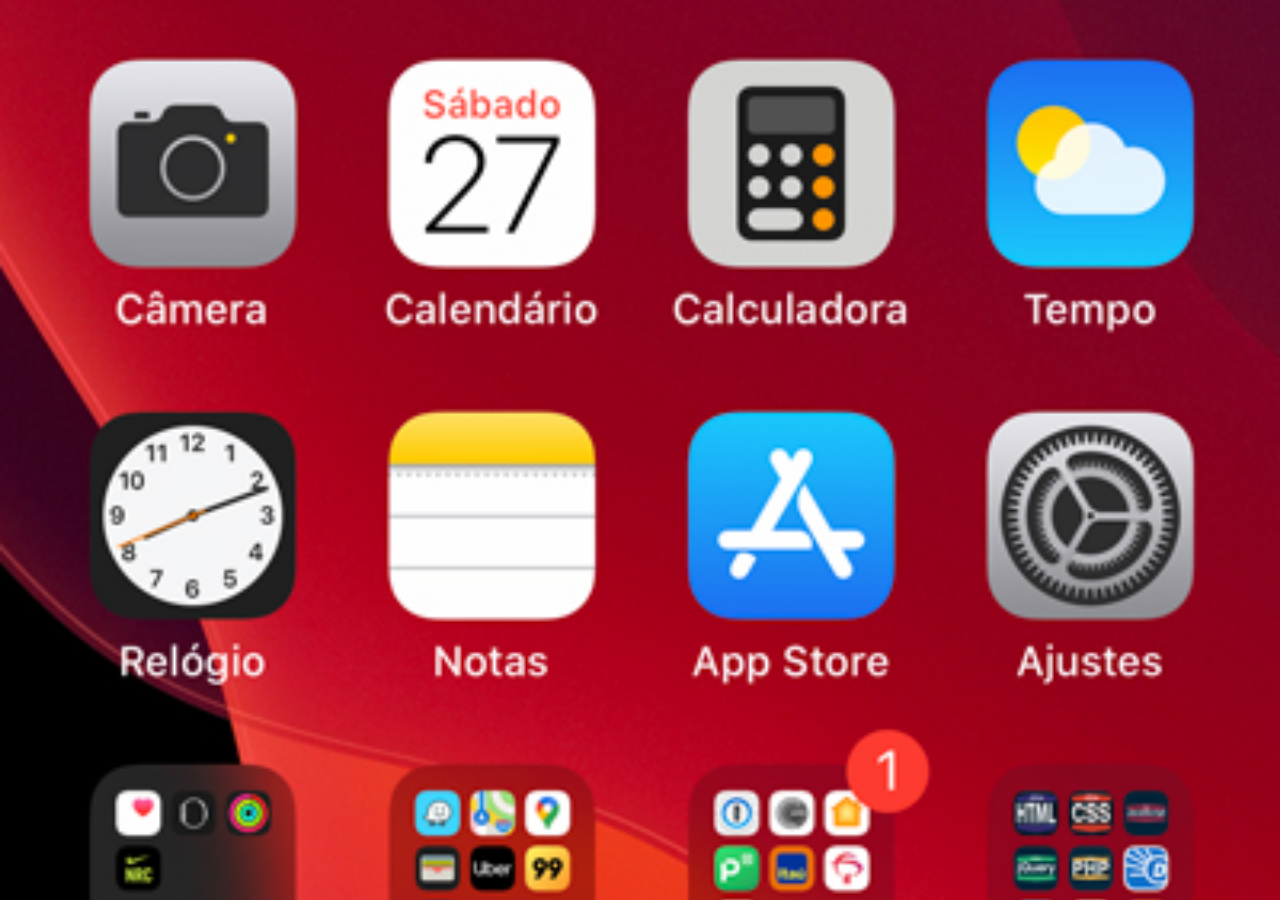
<file: home.html>
<!DOCTYPE html>
<html lang="pt-br">
<head>
    <meta charset="UTF-8">
    <meta name="viewport" content="width=device-width, initial-scale=1.0">
    <title>Home</title>
</head>
<style>
    * {
        margin: 0px;
        padding: 0px;
    }

    body {
        width: 100vw;
        height: 100vh;
        background: black url(imagens/tela-home.jpg) no-repeat top center;
        background-size: cover;
    }
</style>
<body>
    
</body>
</html>
</file>
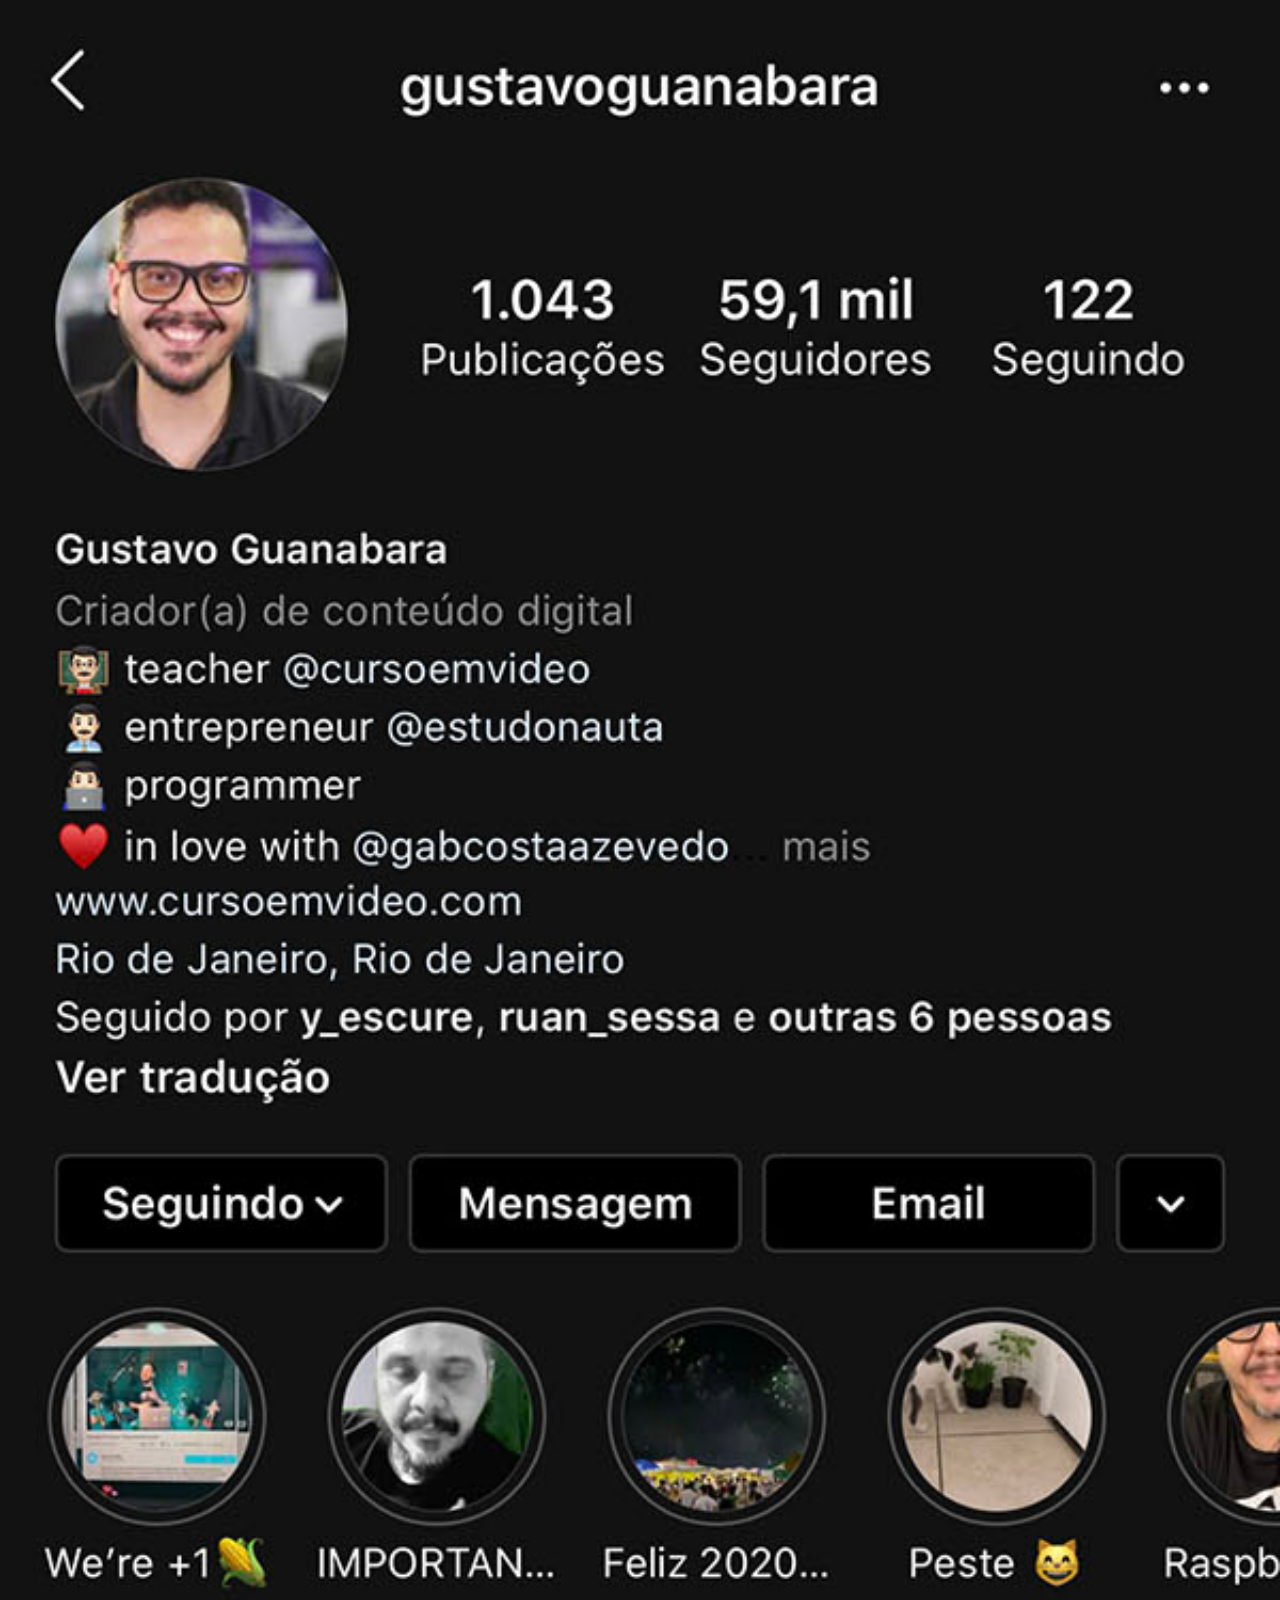
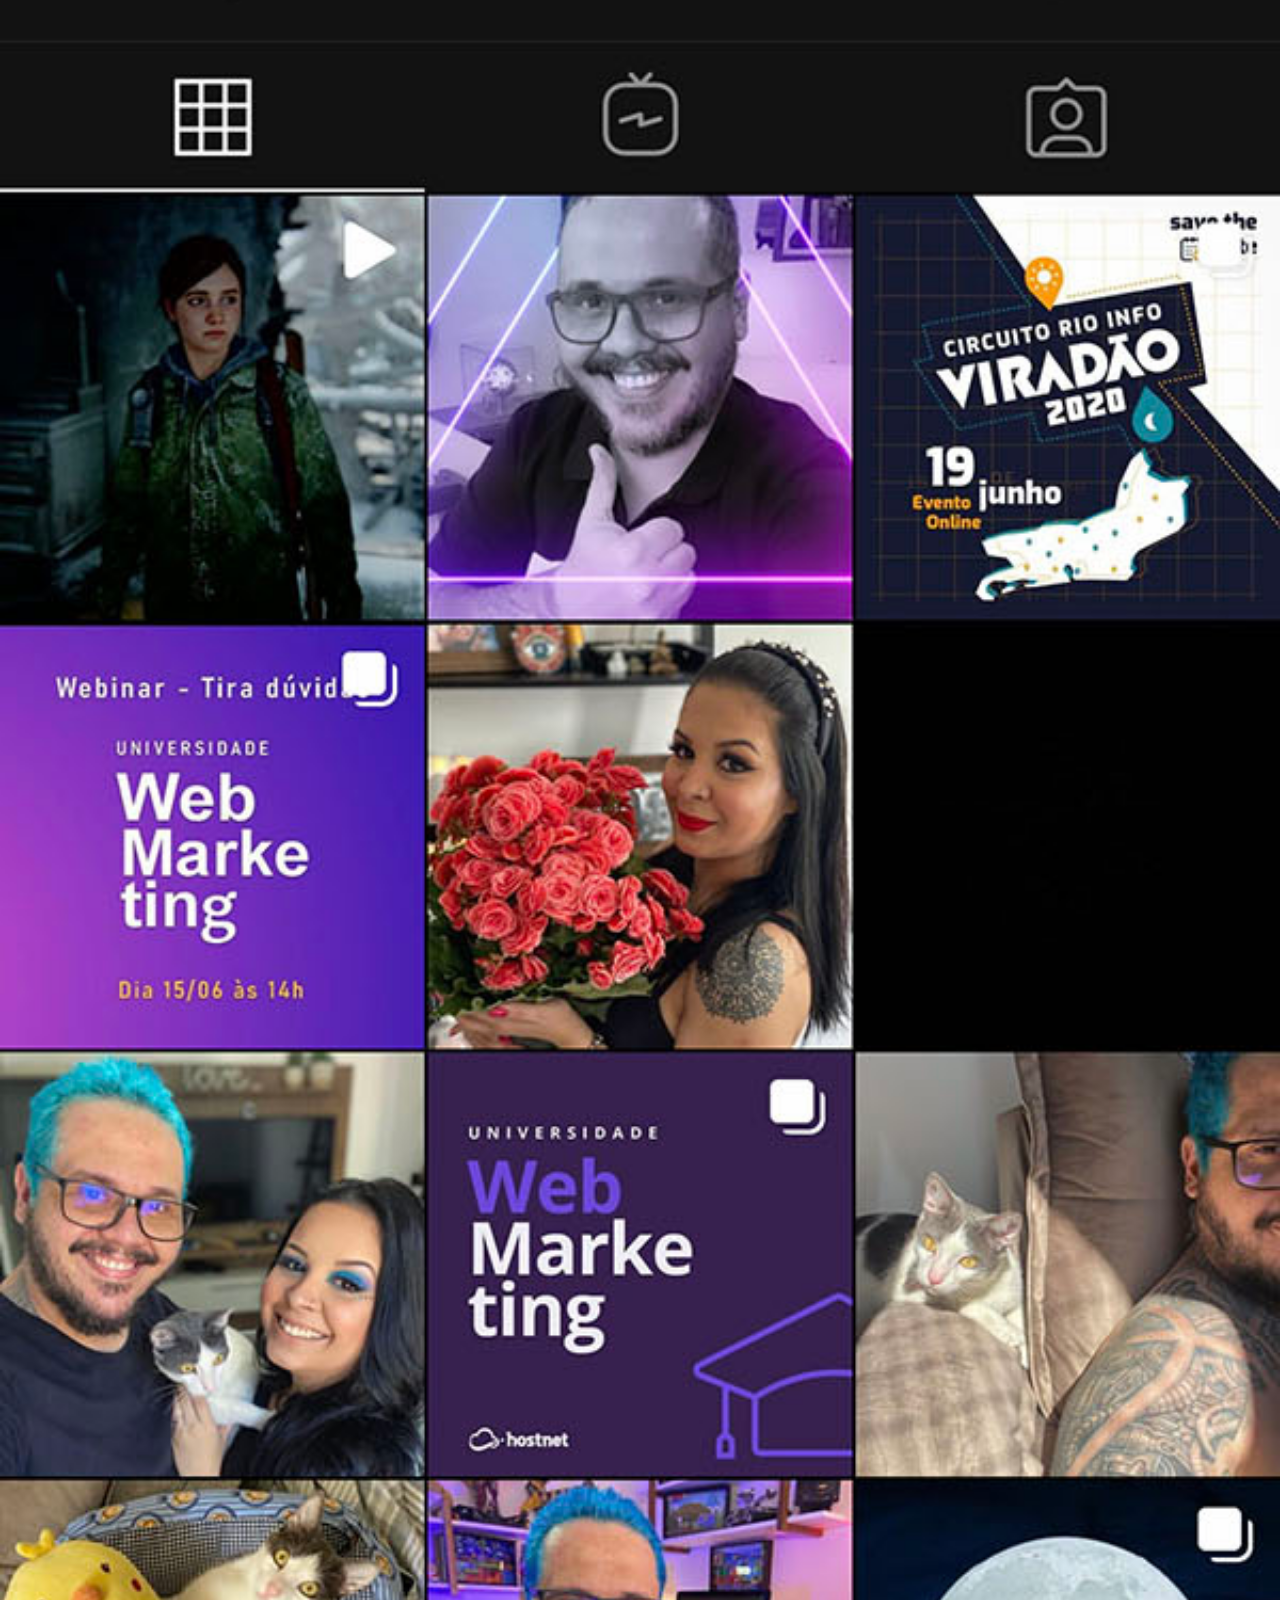
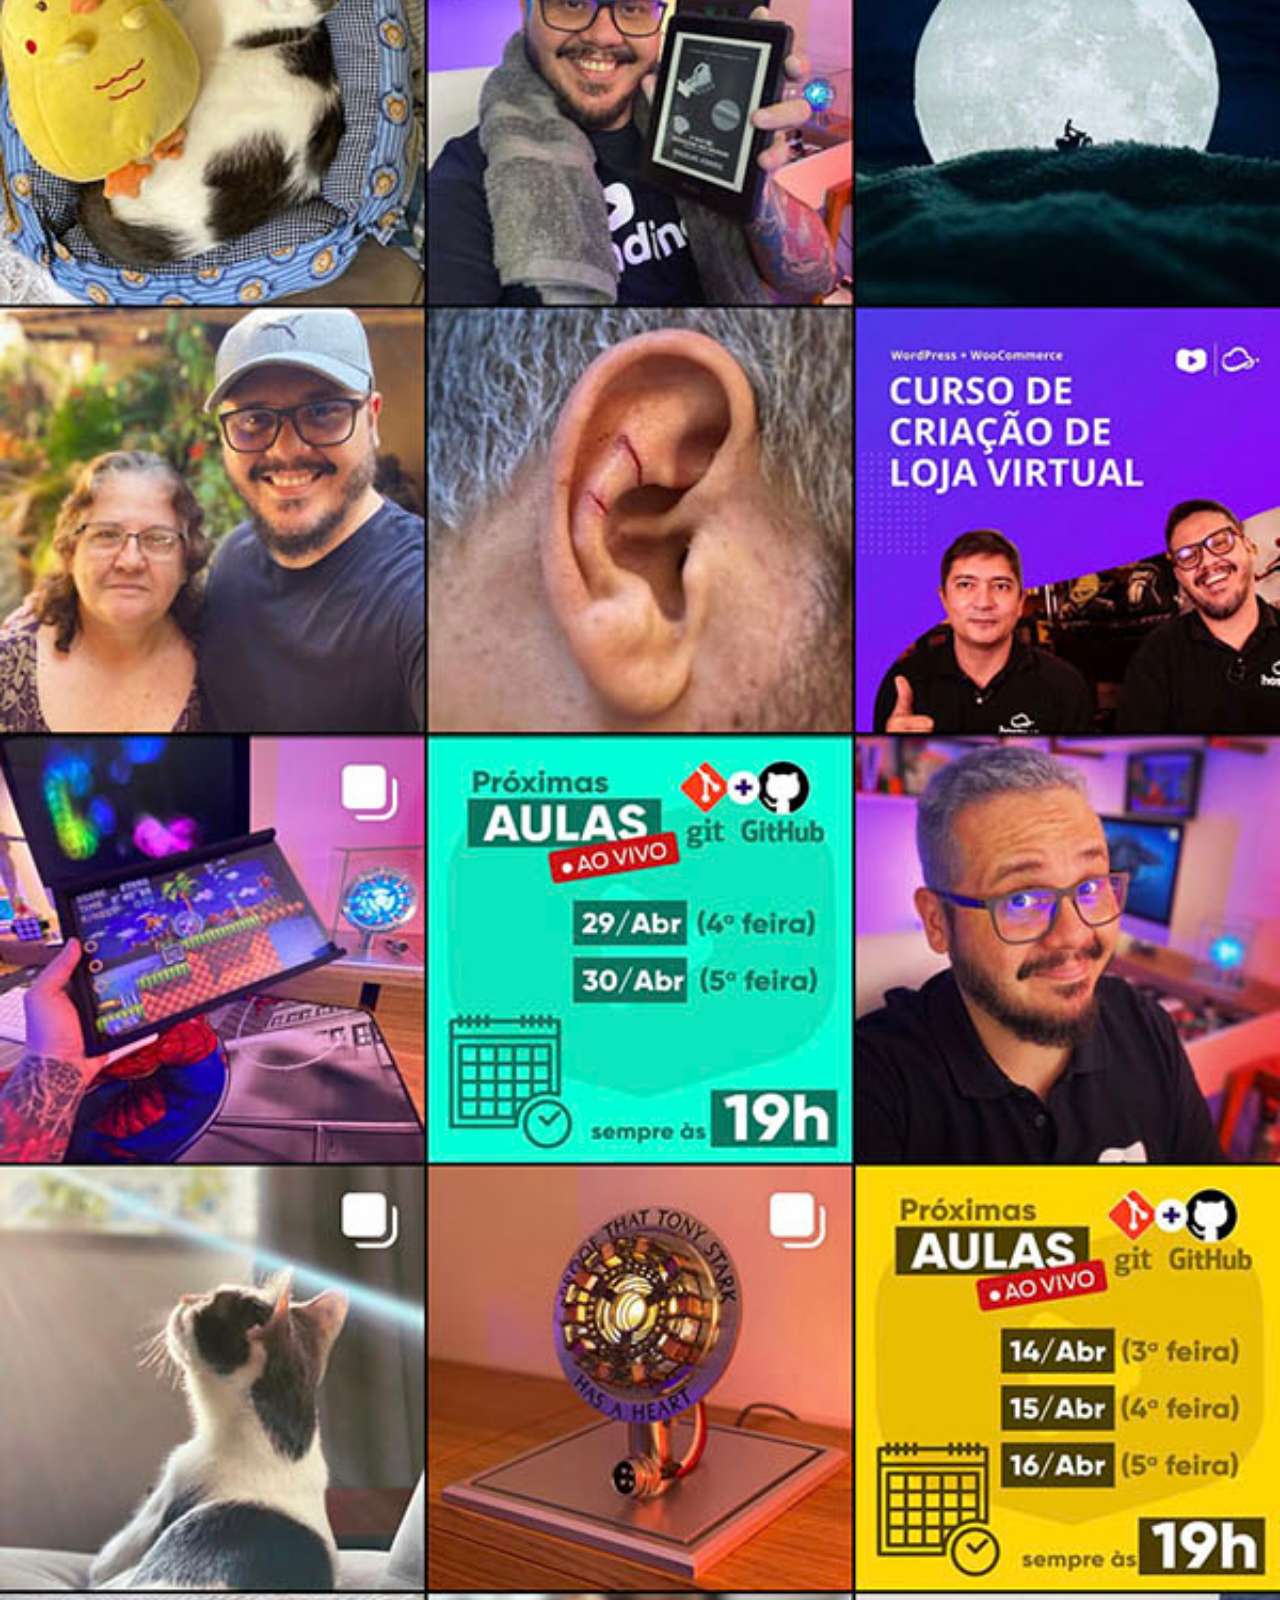
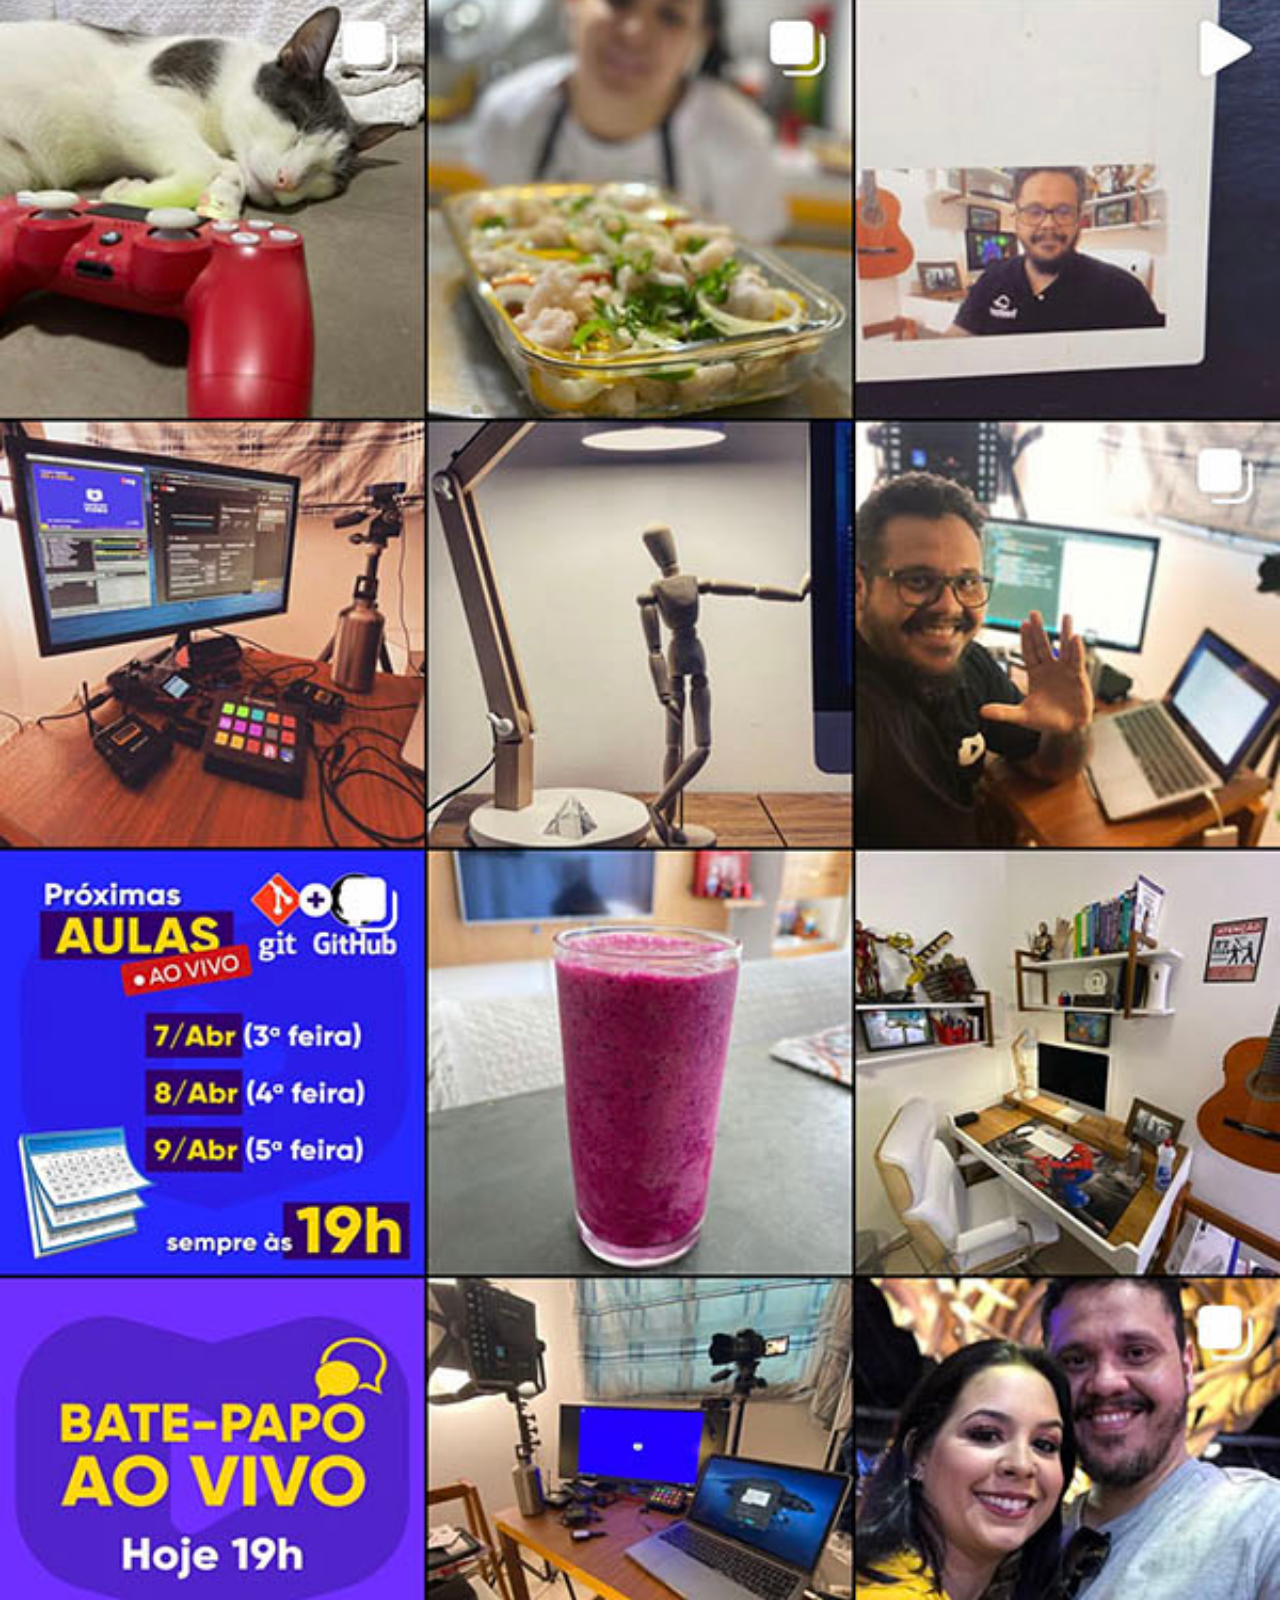
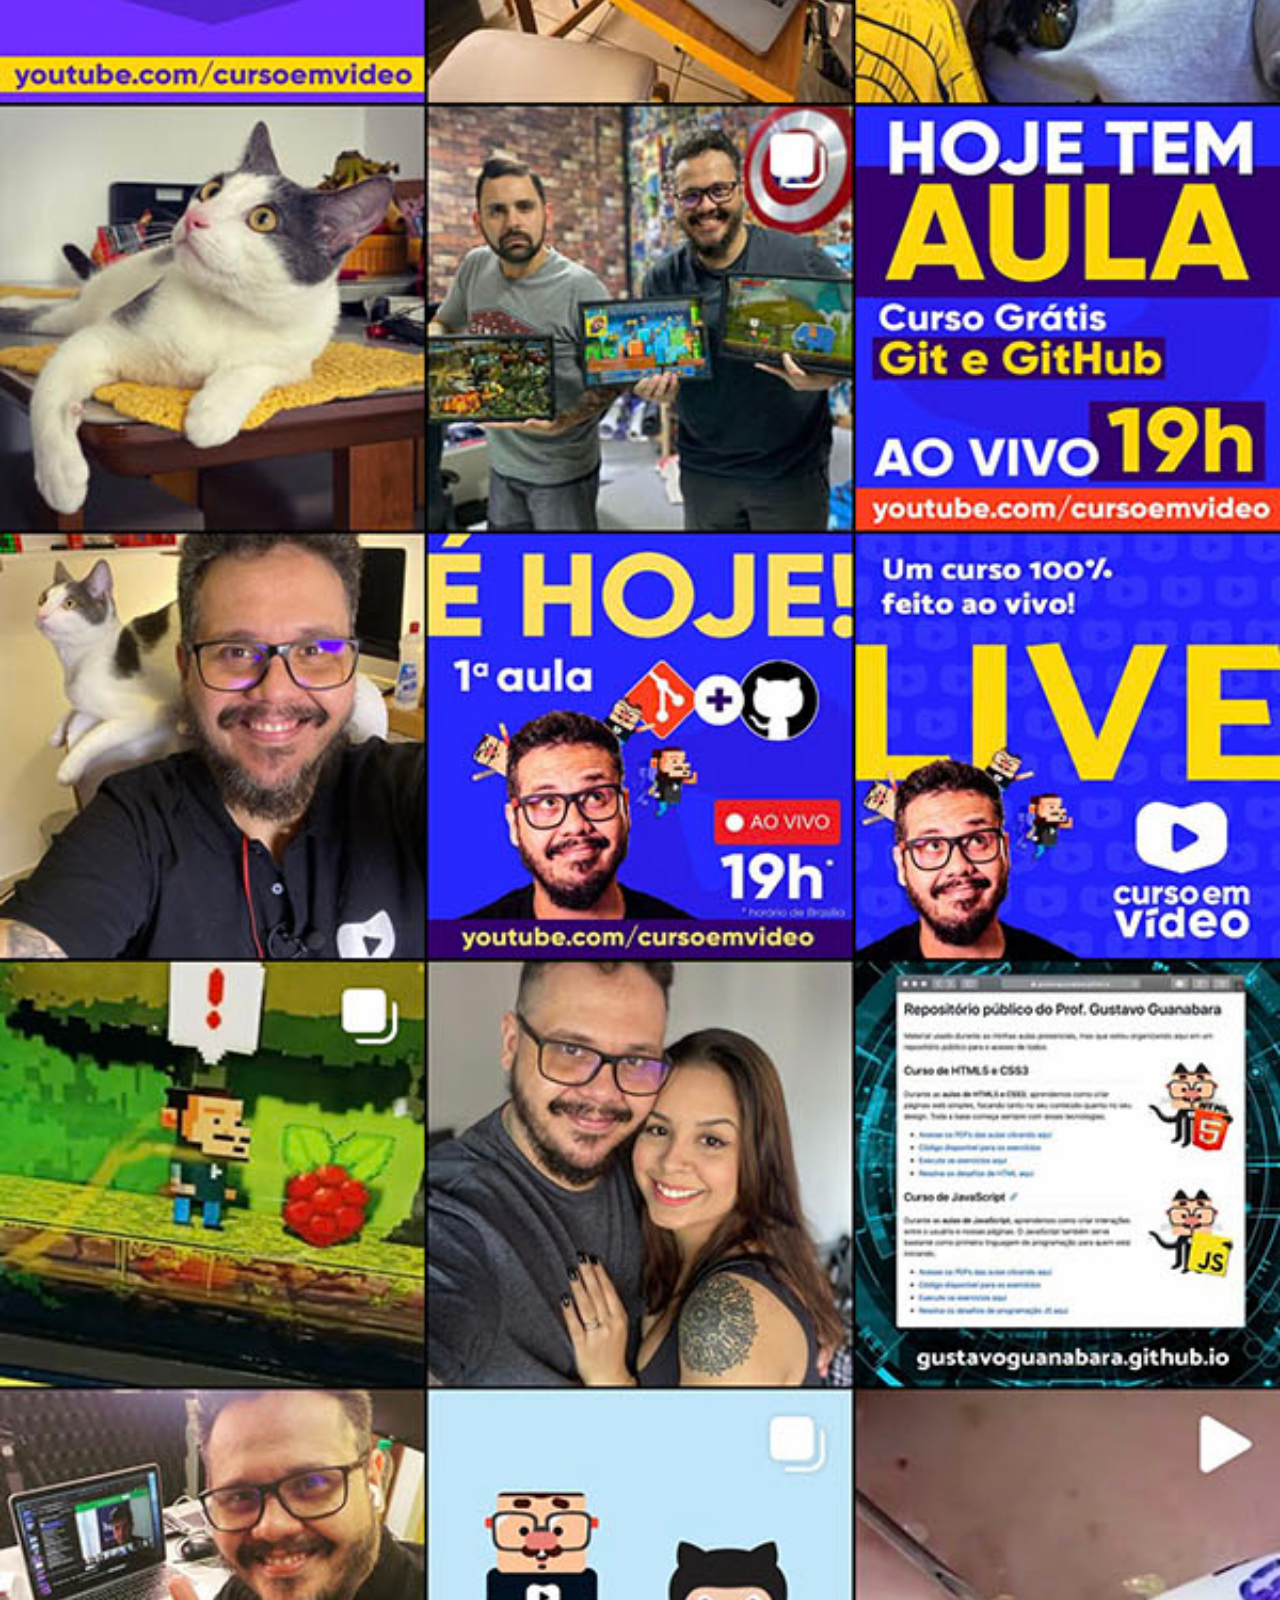
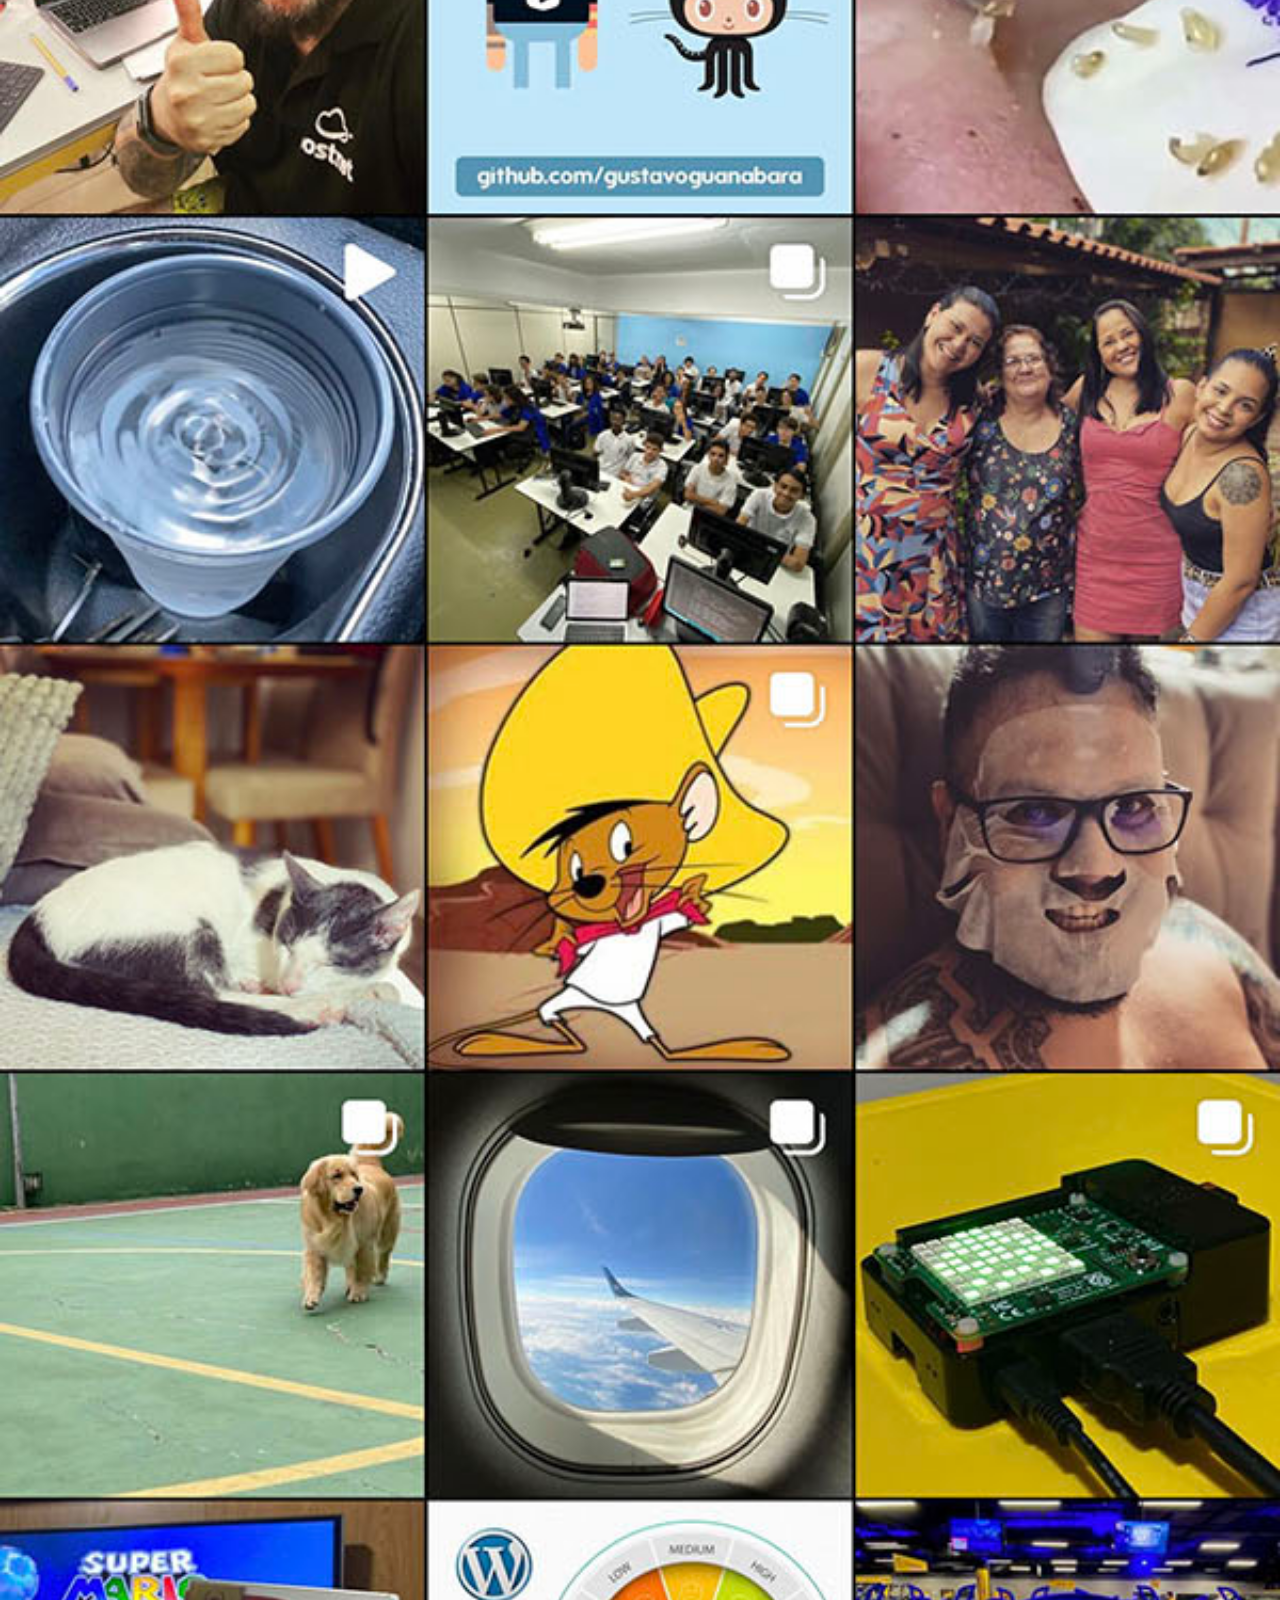
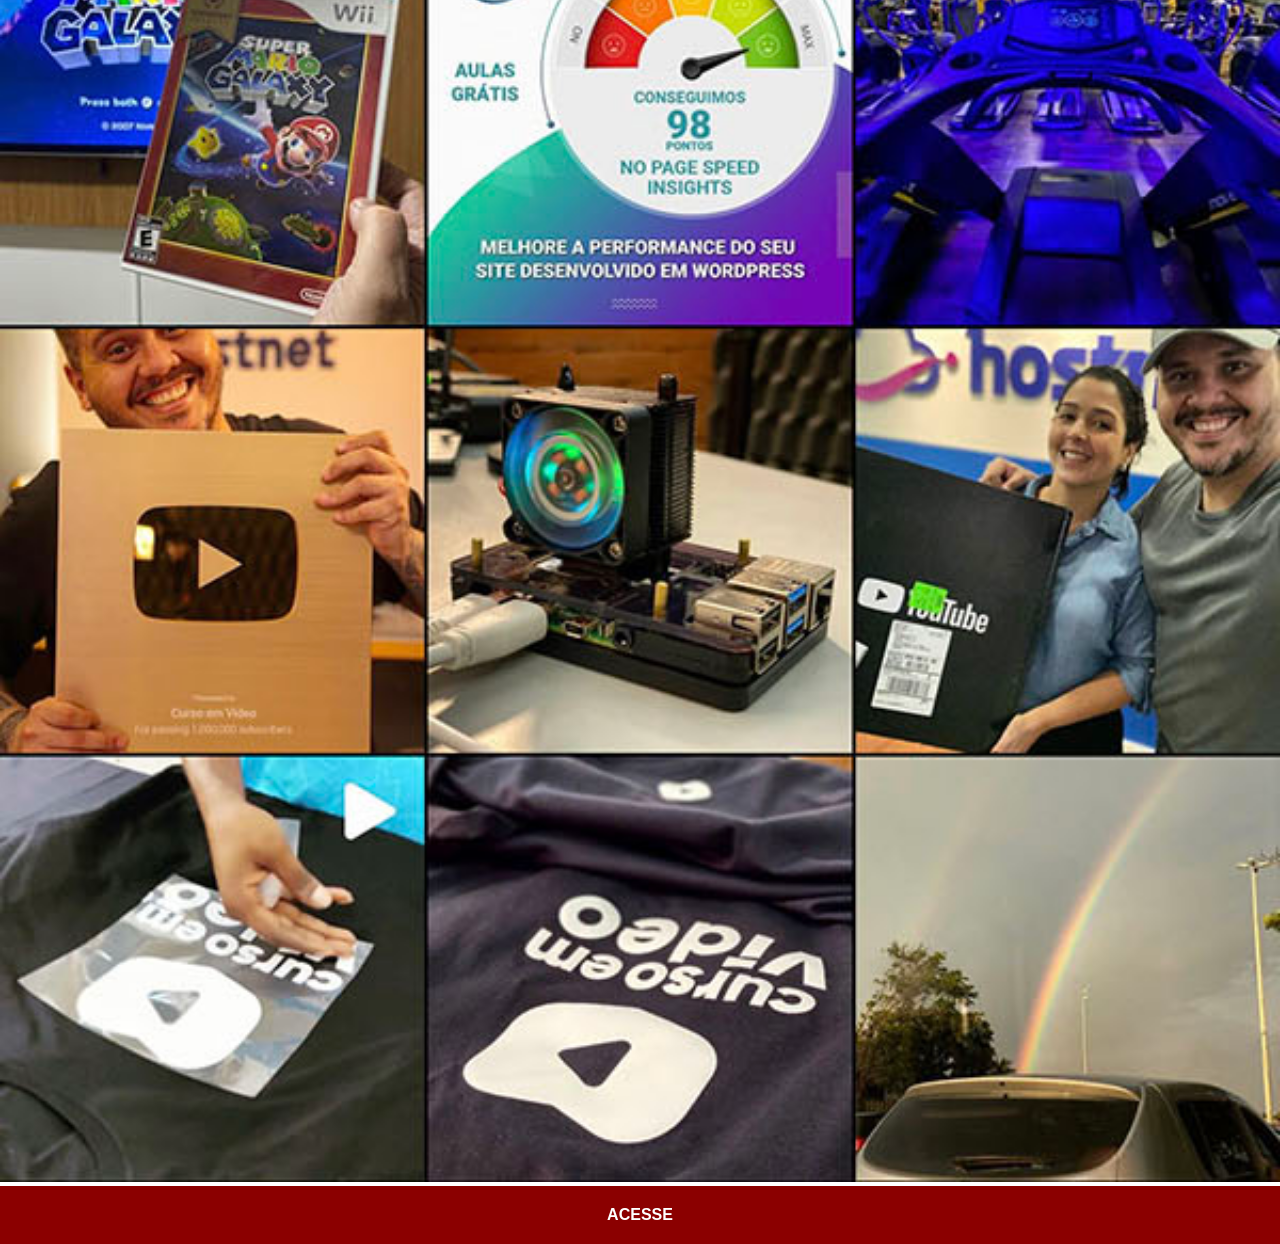
<file: instagram.html>
<!DOCTYPE html>
<html lang="pt-br">
<head>
    <meta charset="UTF-8">
    <meta name="viewport" content="width=device-width, initial-scale=1.0">
    <title>instagram</title>
    <link rel="stylesheet" href="estilos/social.css">
</head>
<body>
    <img src="imagens/tela-instagram.jpg" alt="Instagram">
    <a href="https://www.instagram.com/gustavoguanabara/" target="_blank">ACESSE</a>
</body>
</html>
</file>
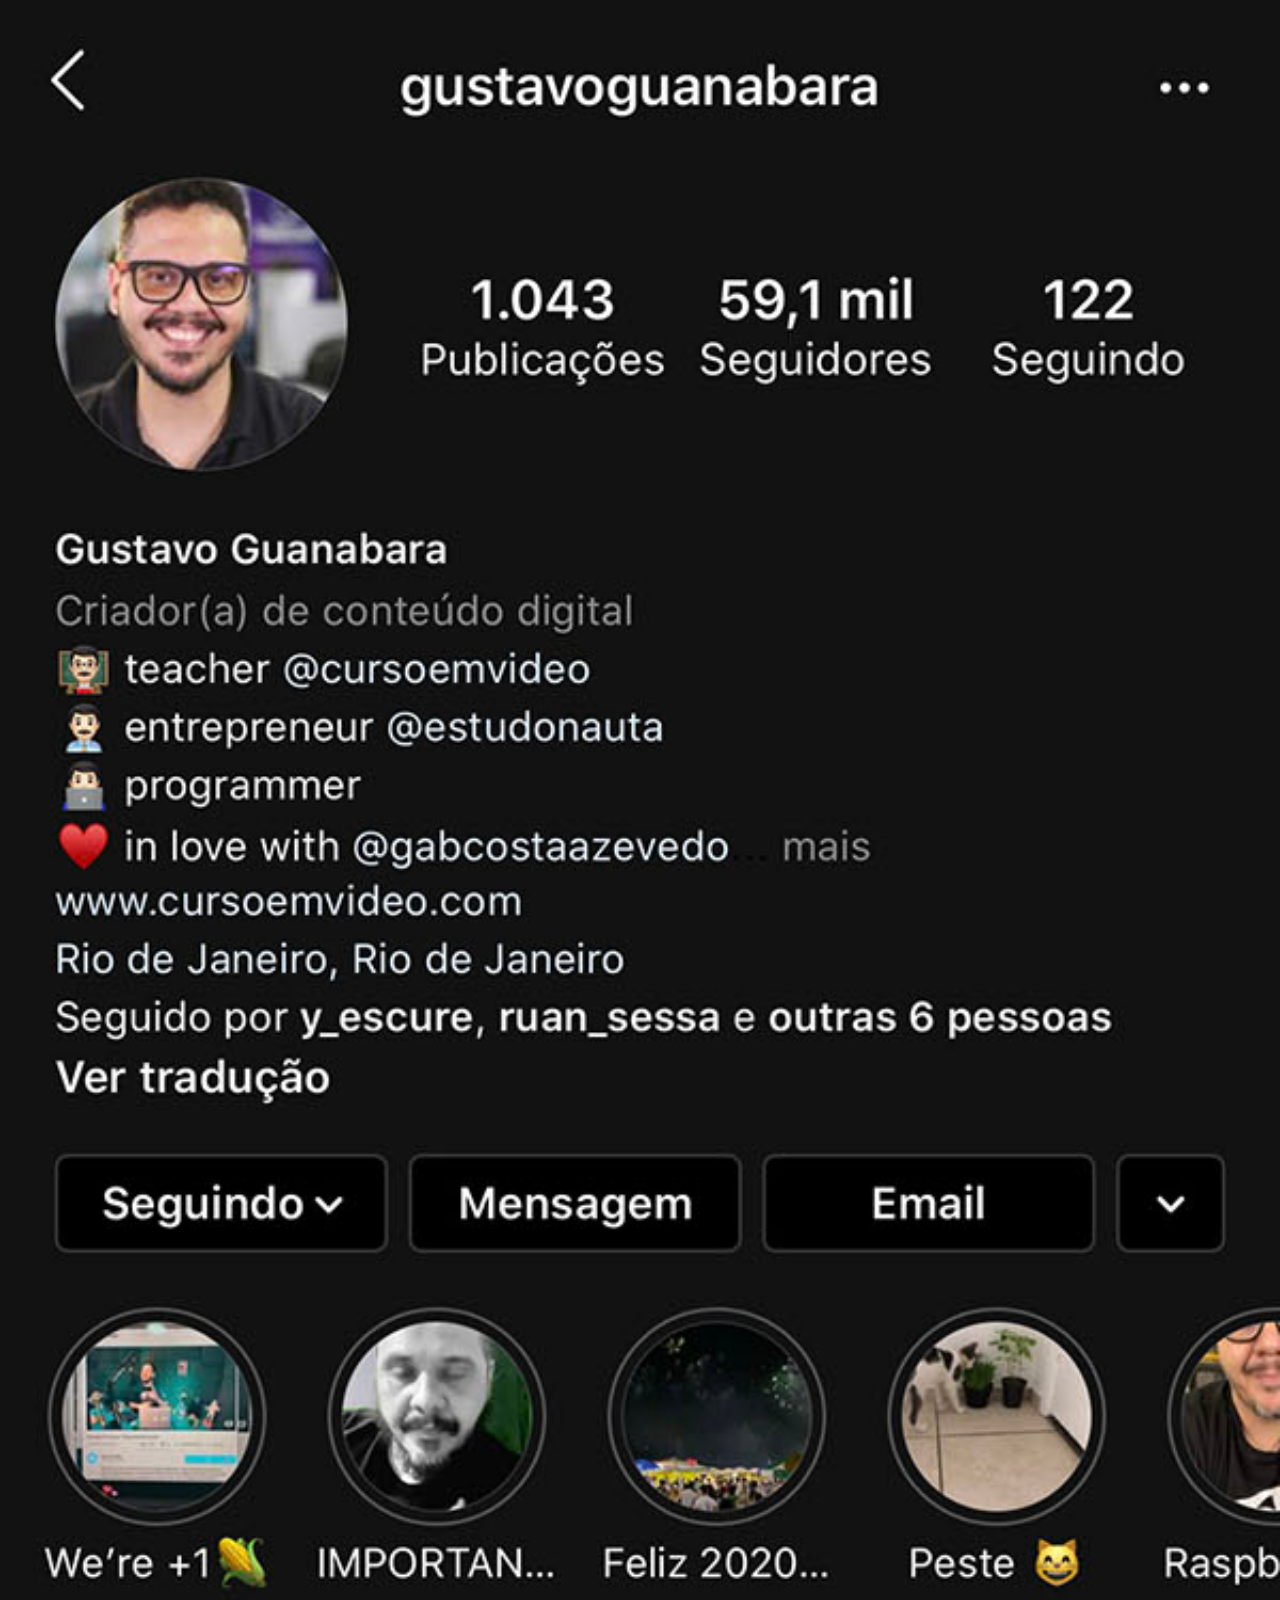
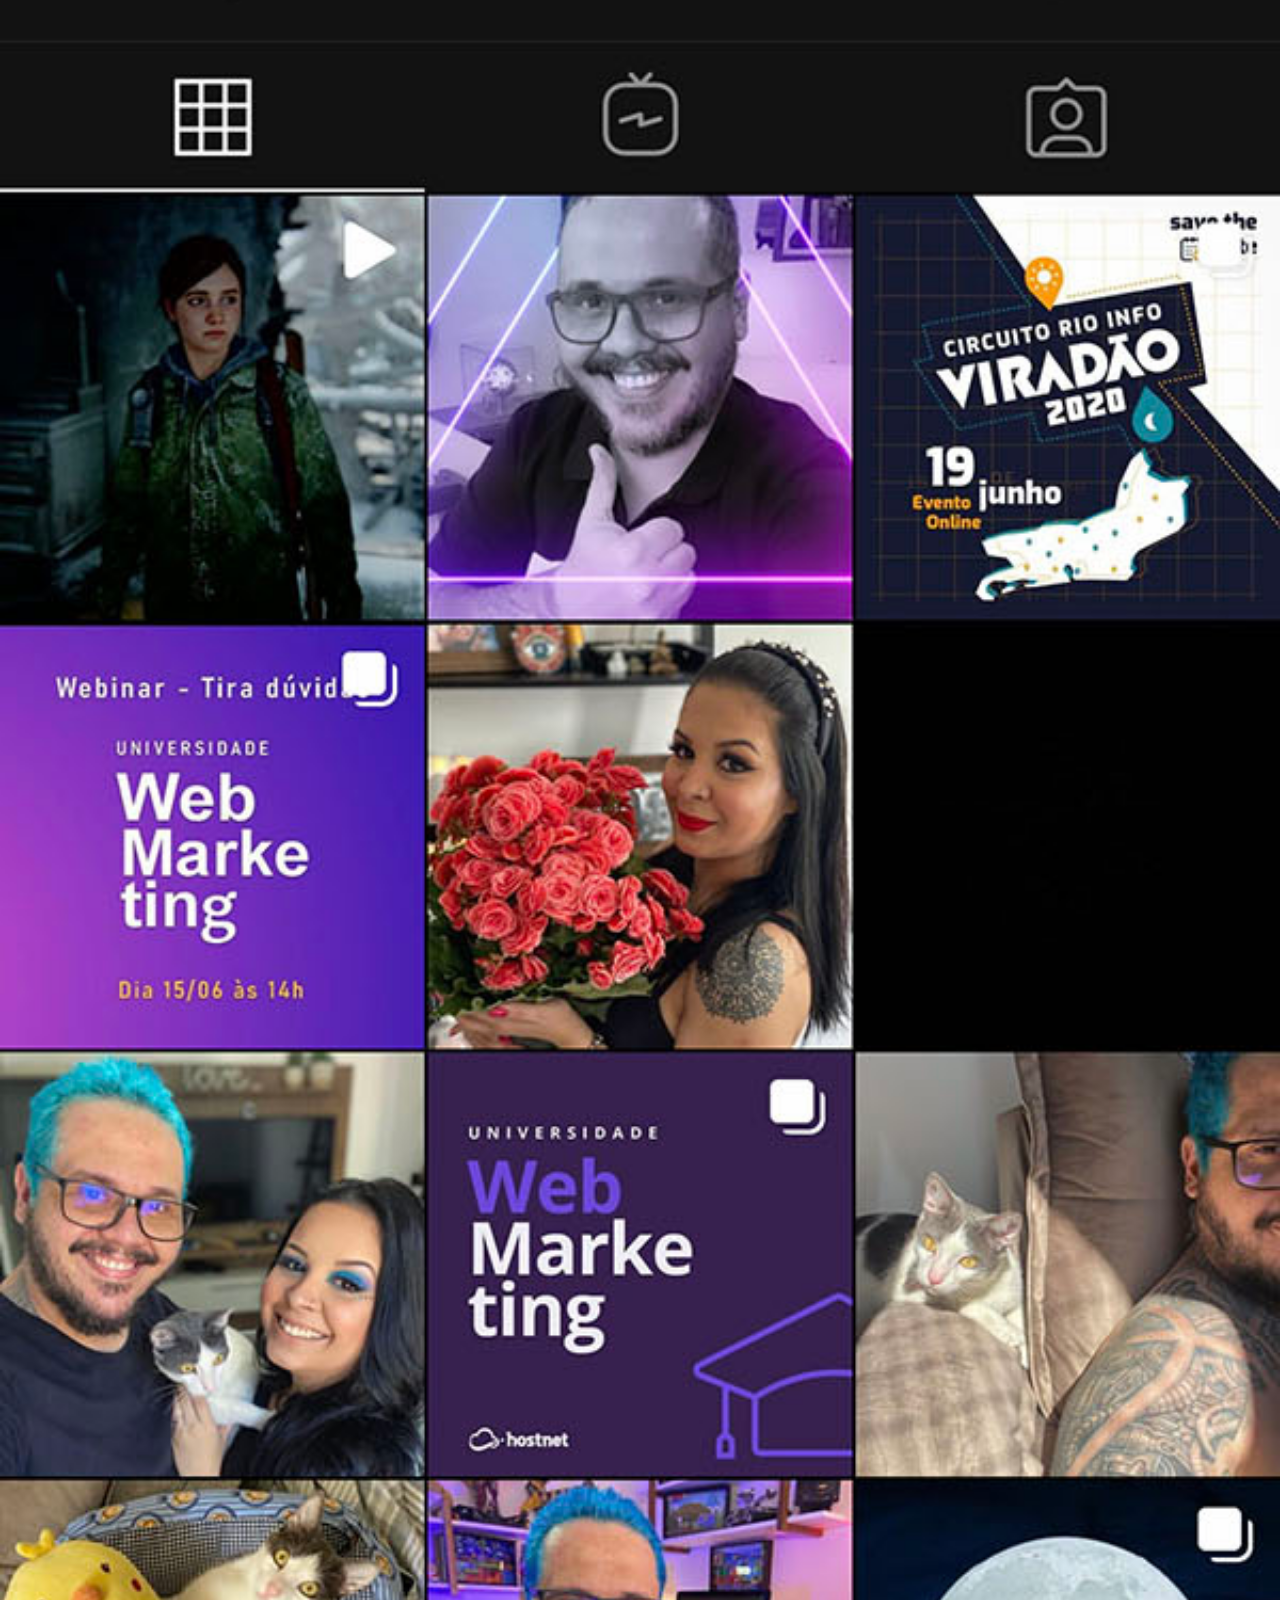
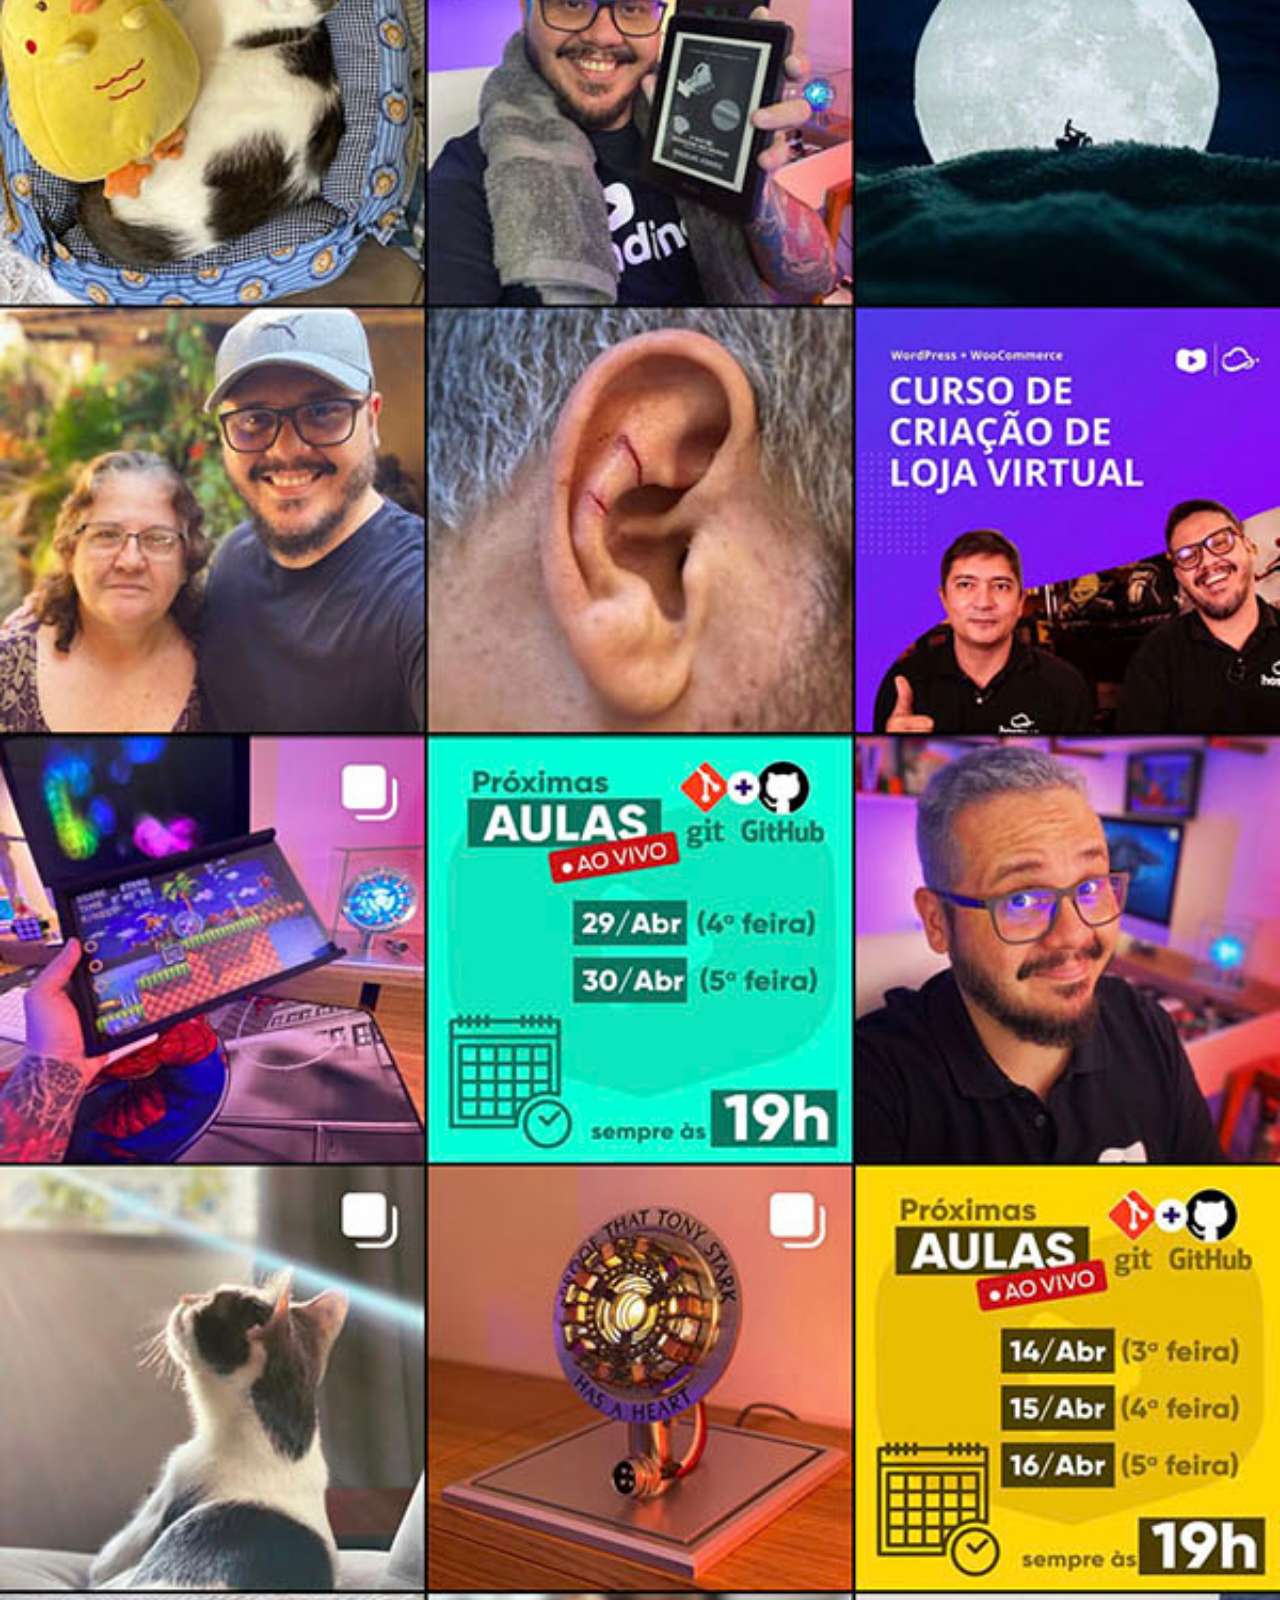
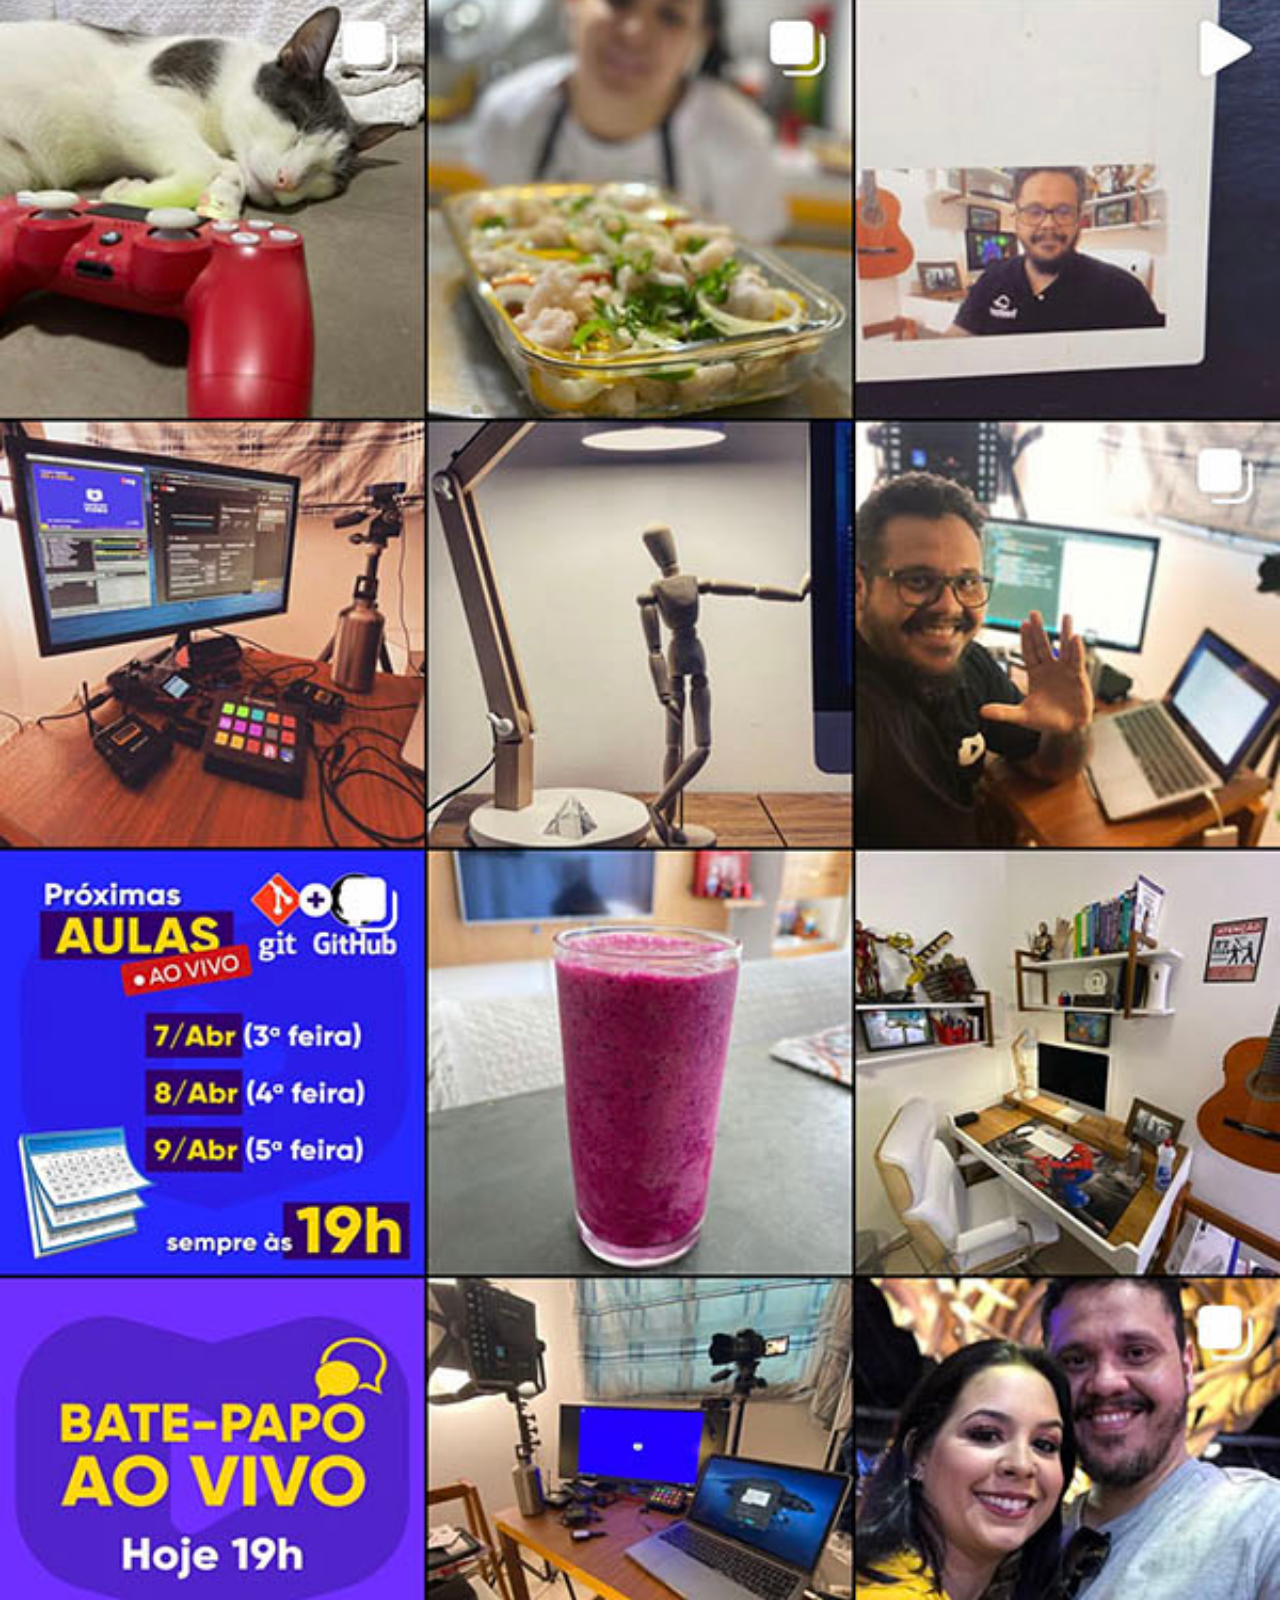
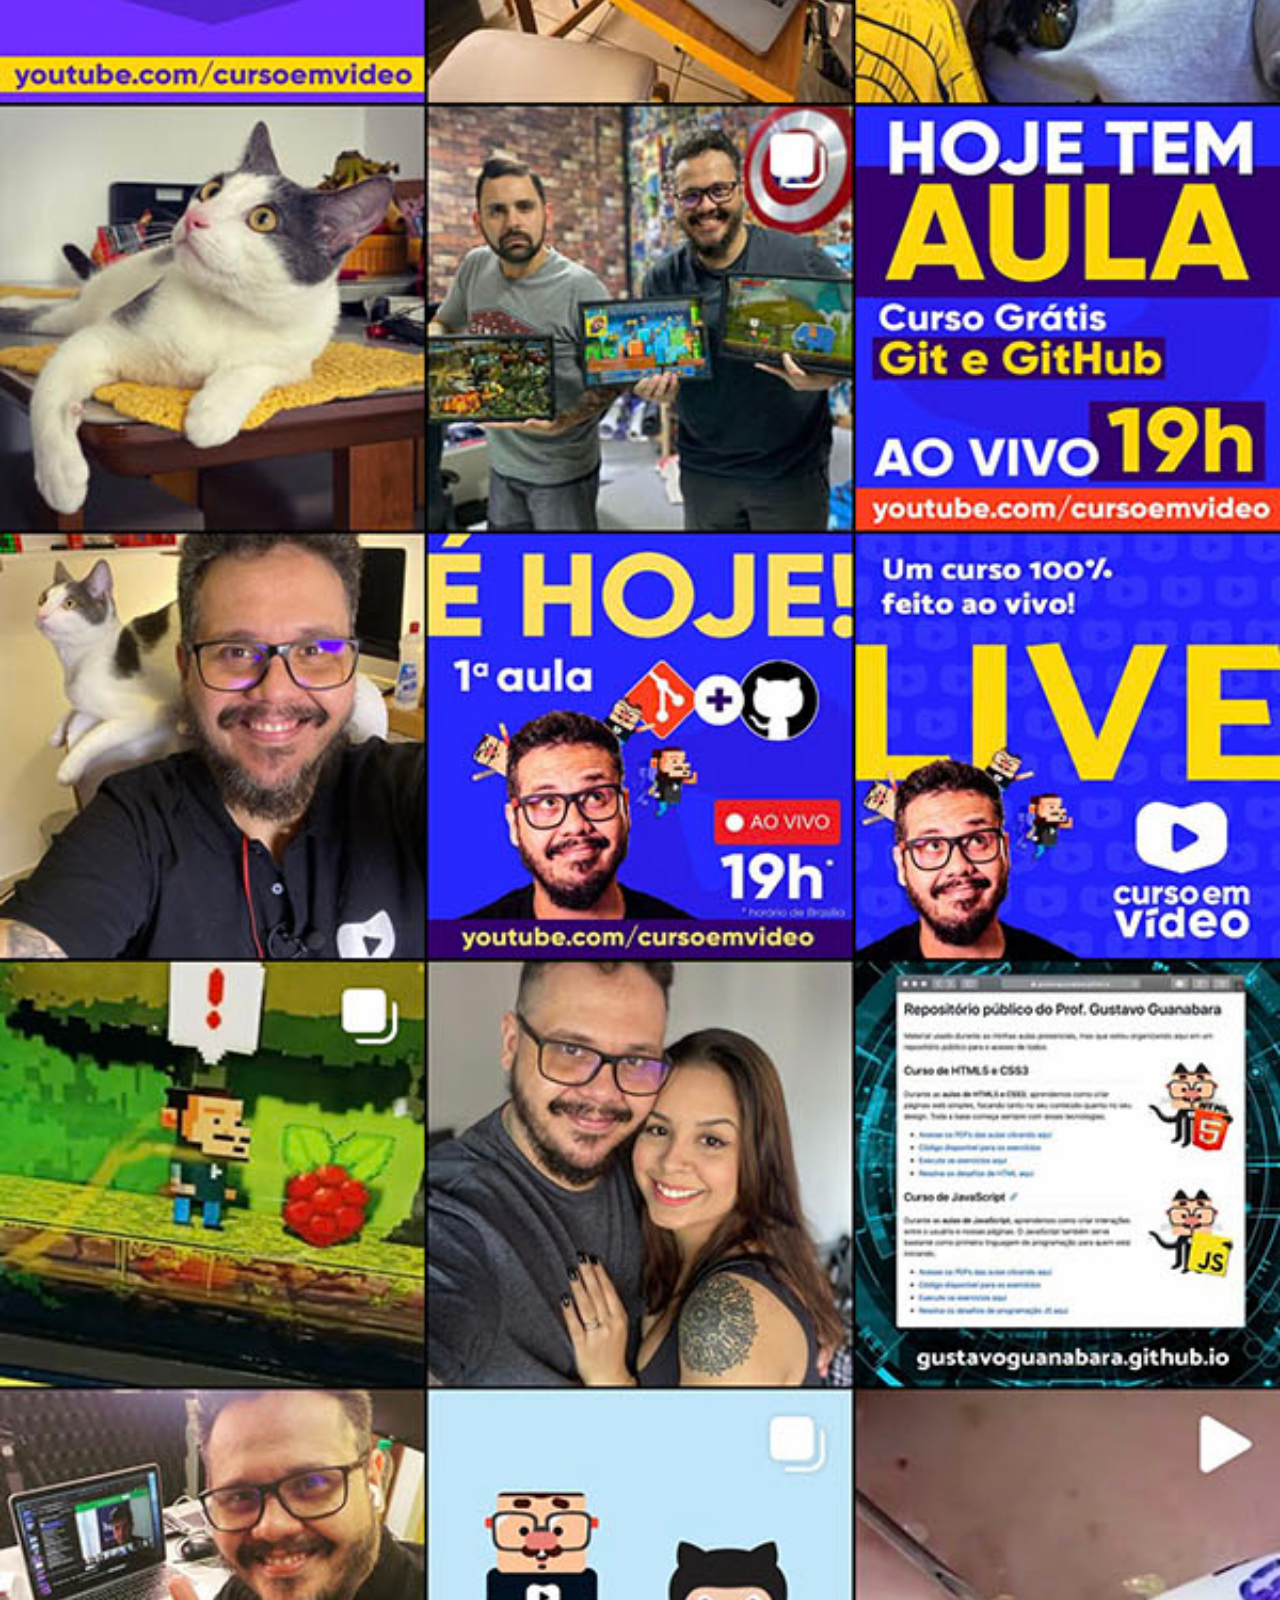
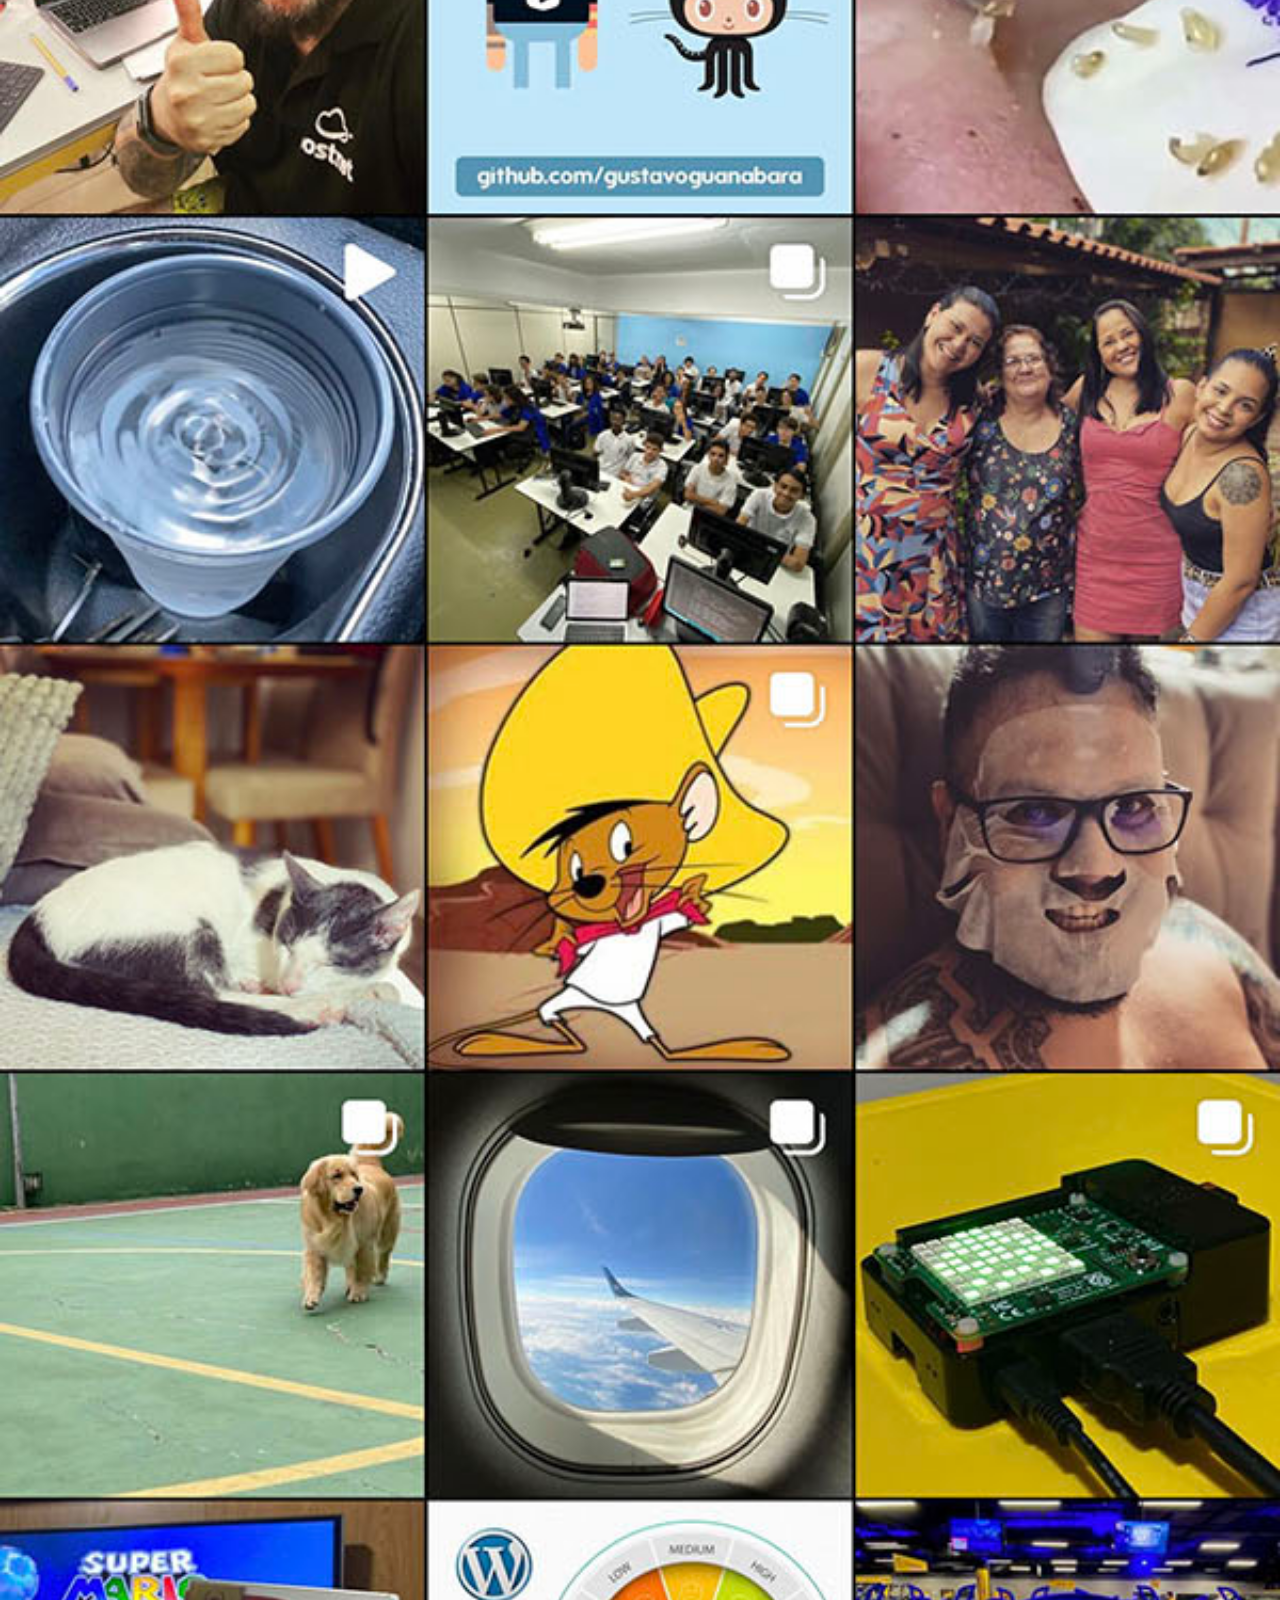
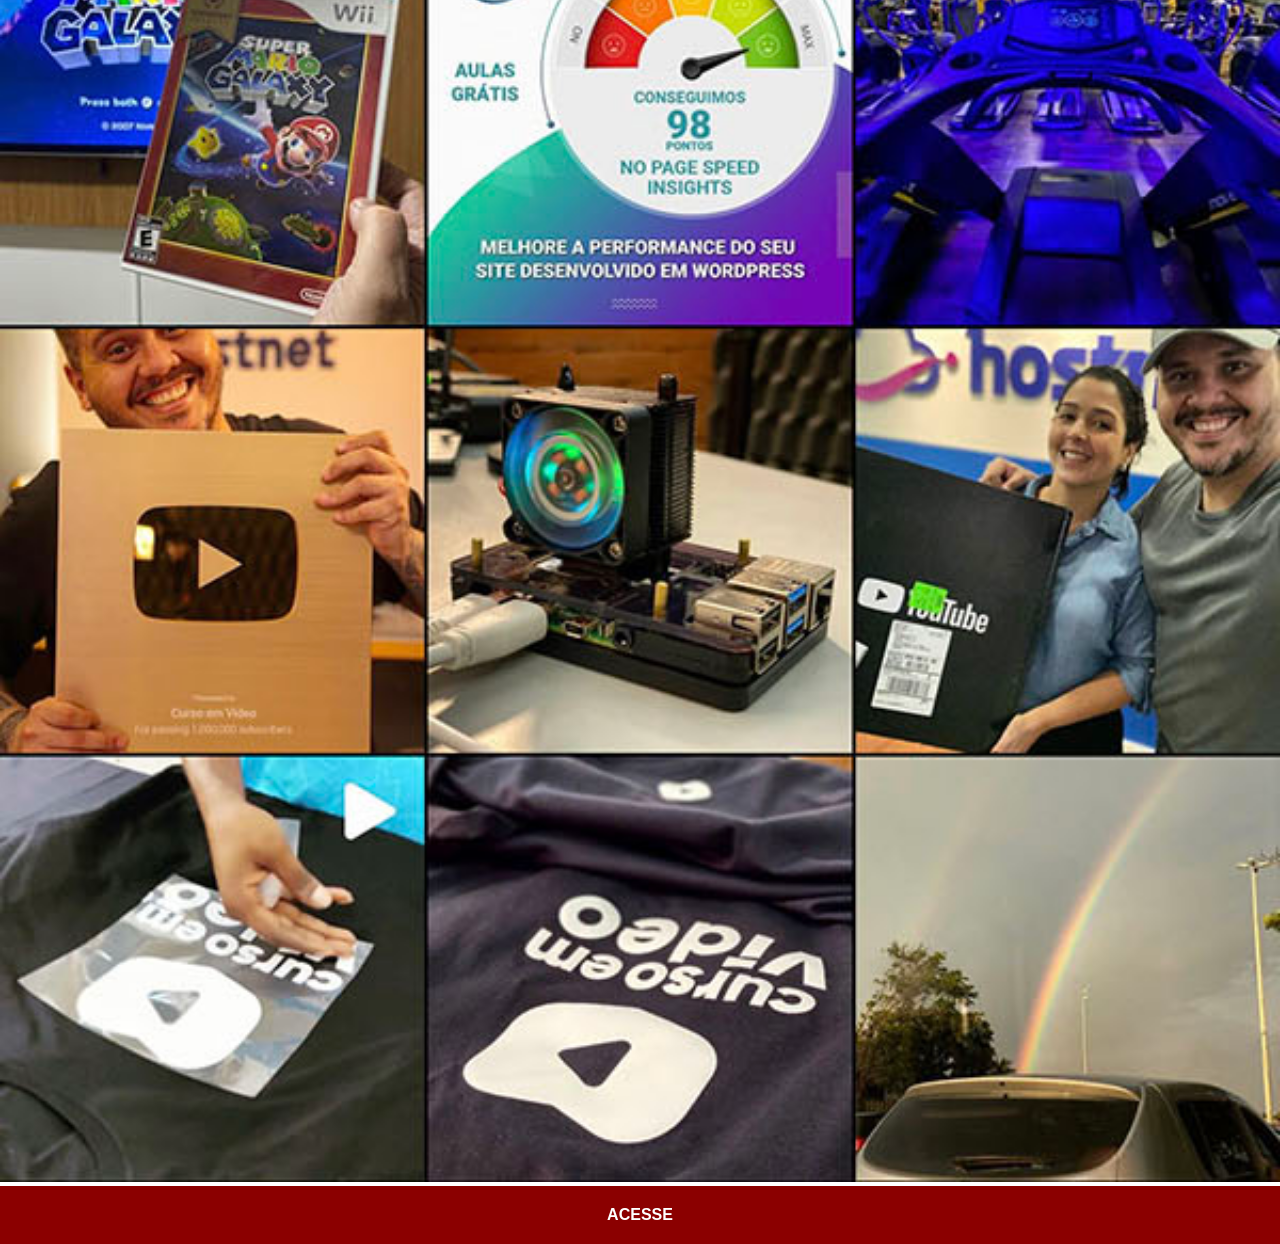
<file: instagranm.html>
<!DOCTYPE html>
<html lang="pt-br">
<head>
    <meta charset="UTF-8">
    <meta name="viewport" content="width=device-width, initial-scale=1.0">
    <title>Instagram</title>
    <link rel="stylesheet" href="estilos/social.css">
</head>
<body>
    <img src="imagens/tela-instagram.jpg" alt="instagram">
    <a href="https://www.instagram.com/gustavoguanabara/" target="_blank" rel="noopener external">ACESSE</a>
</body>
</html>
</file>
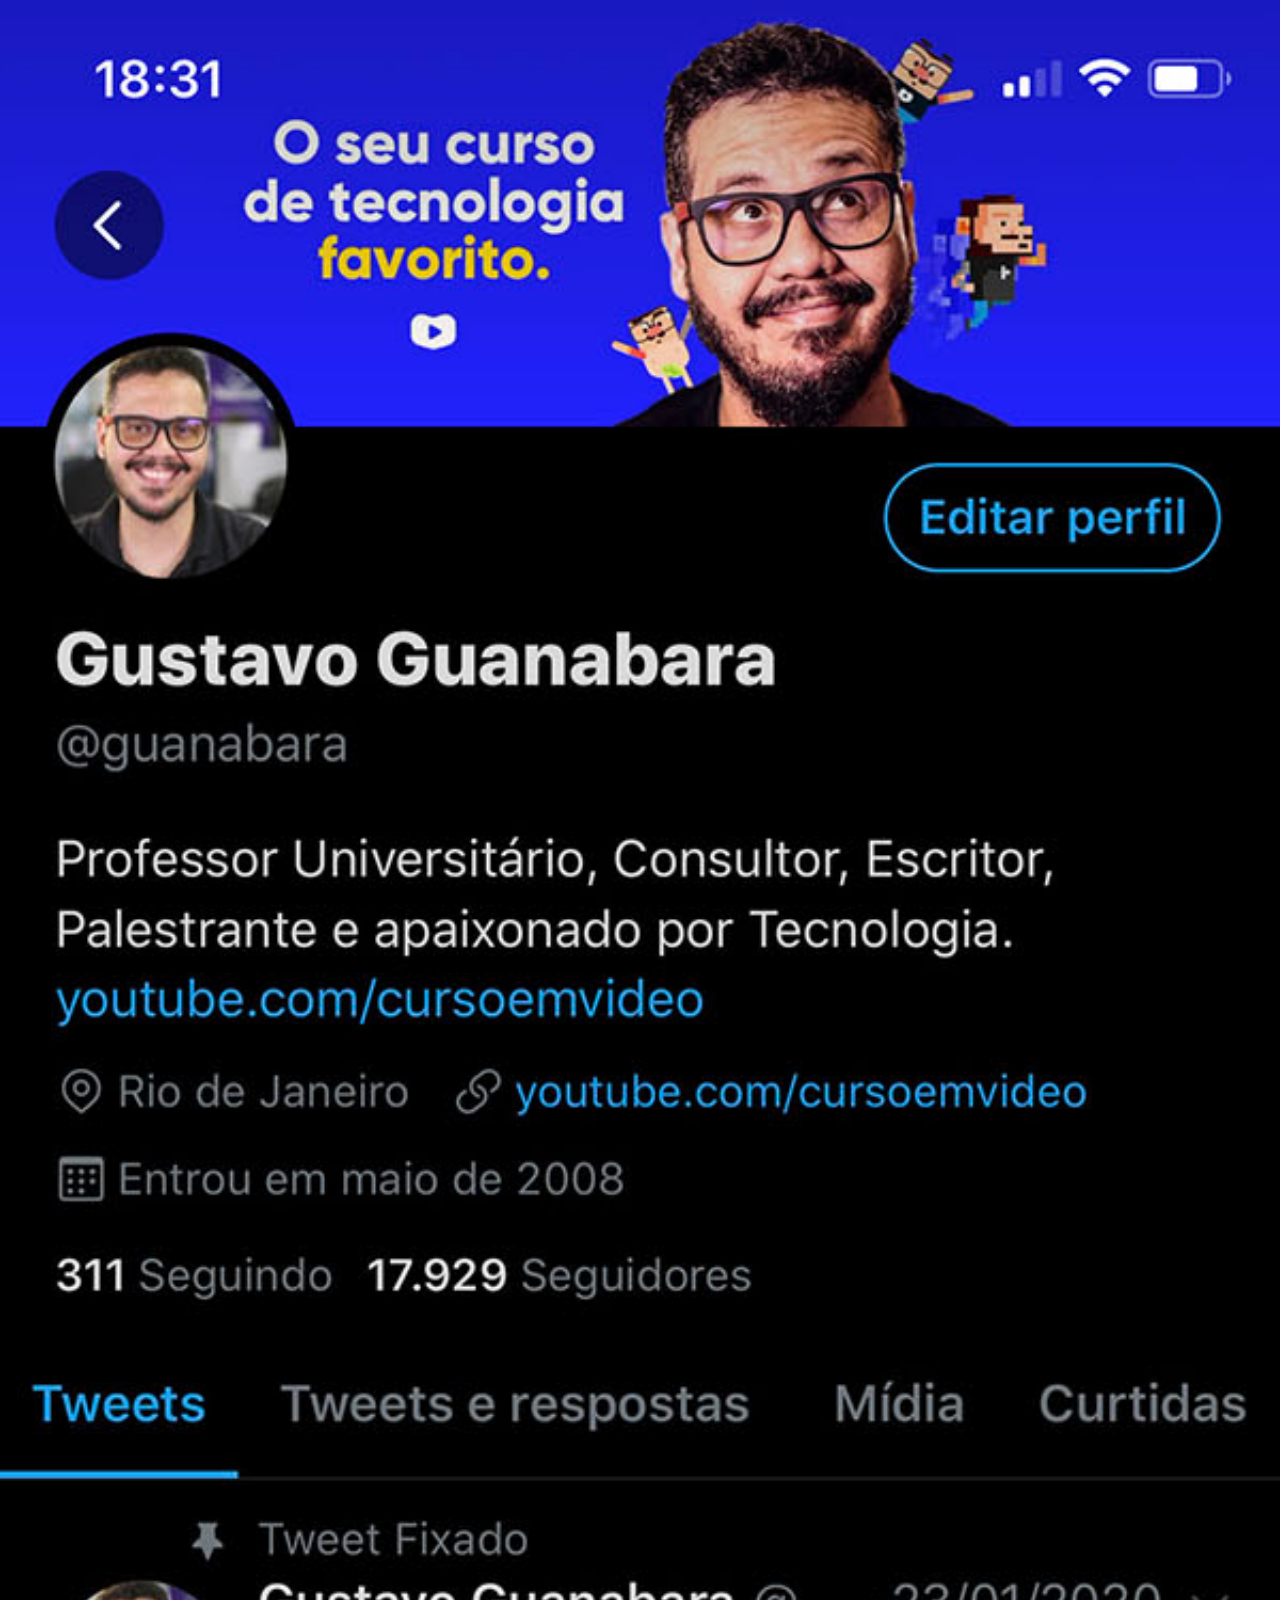
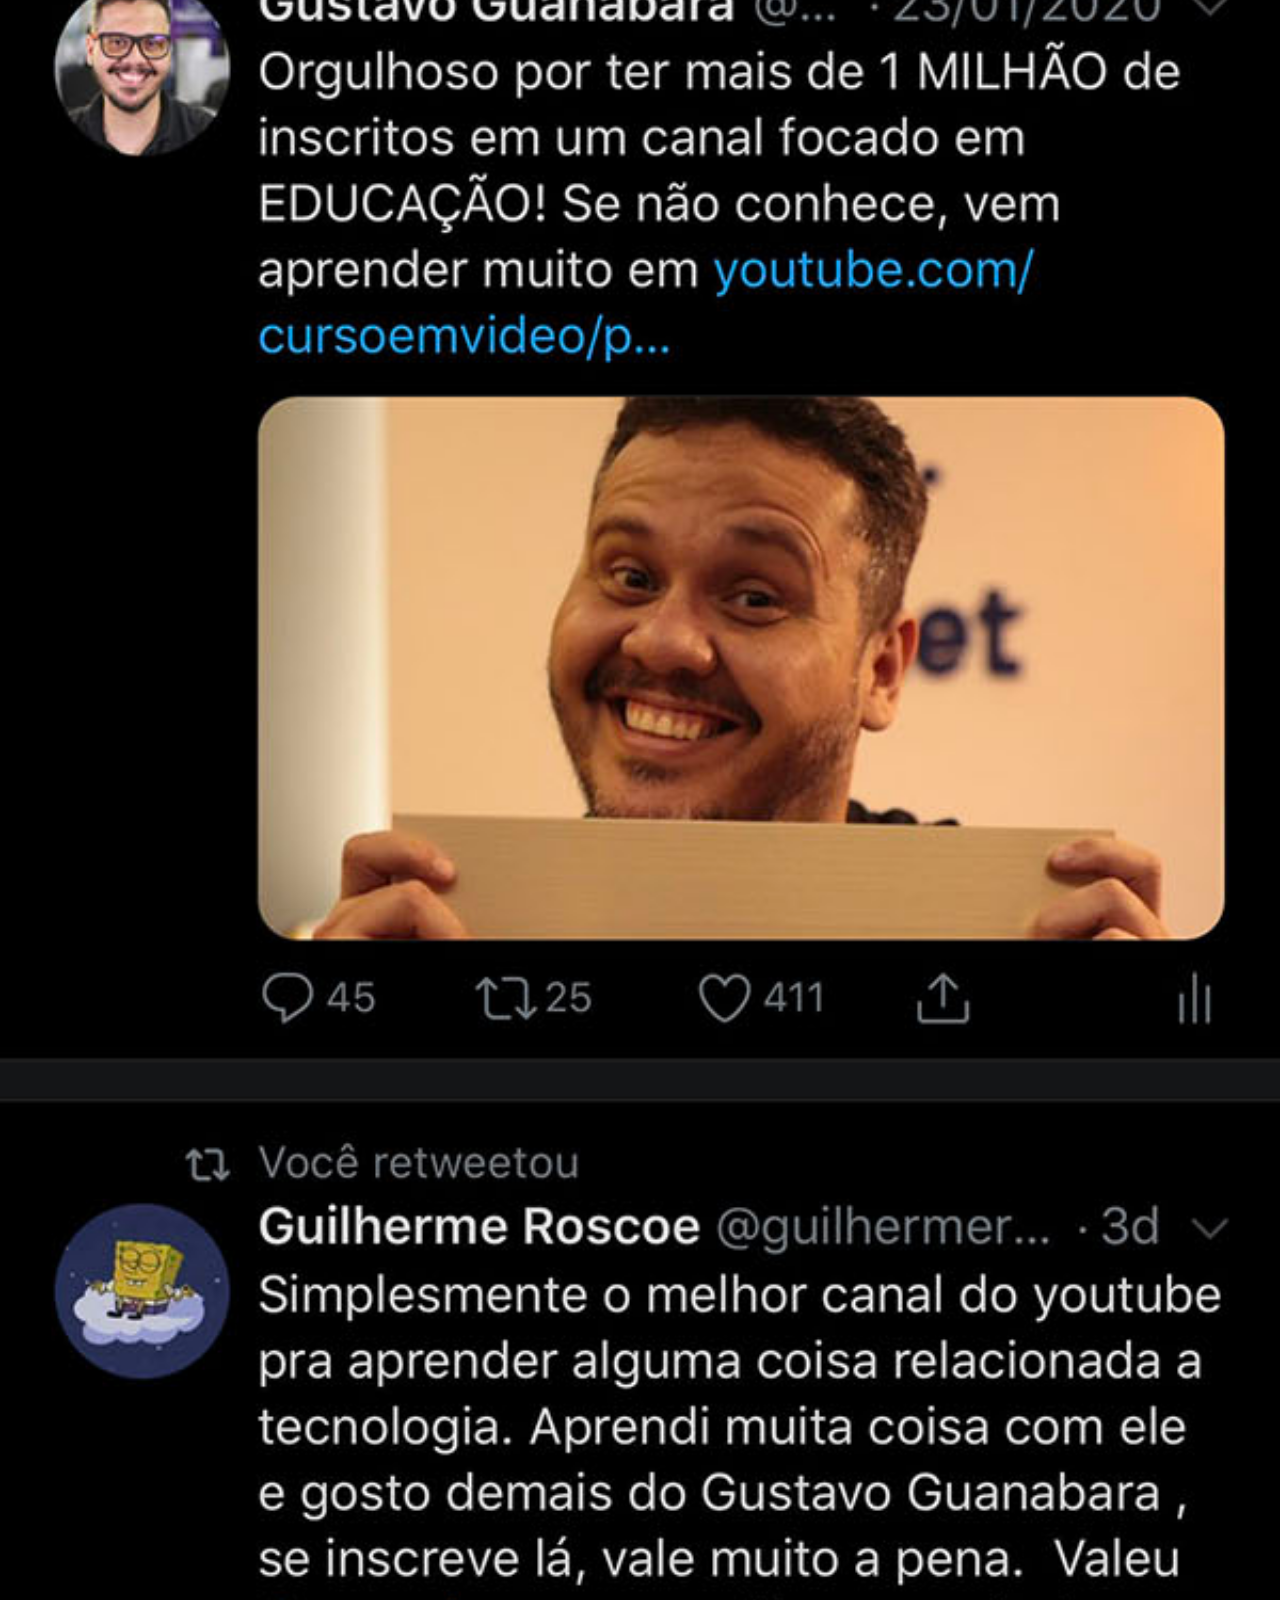
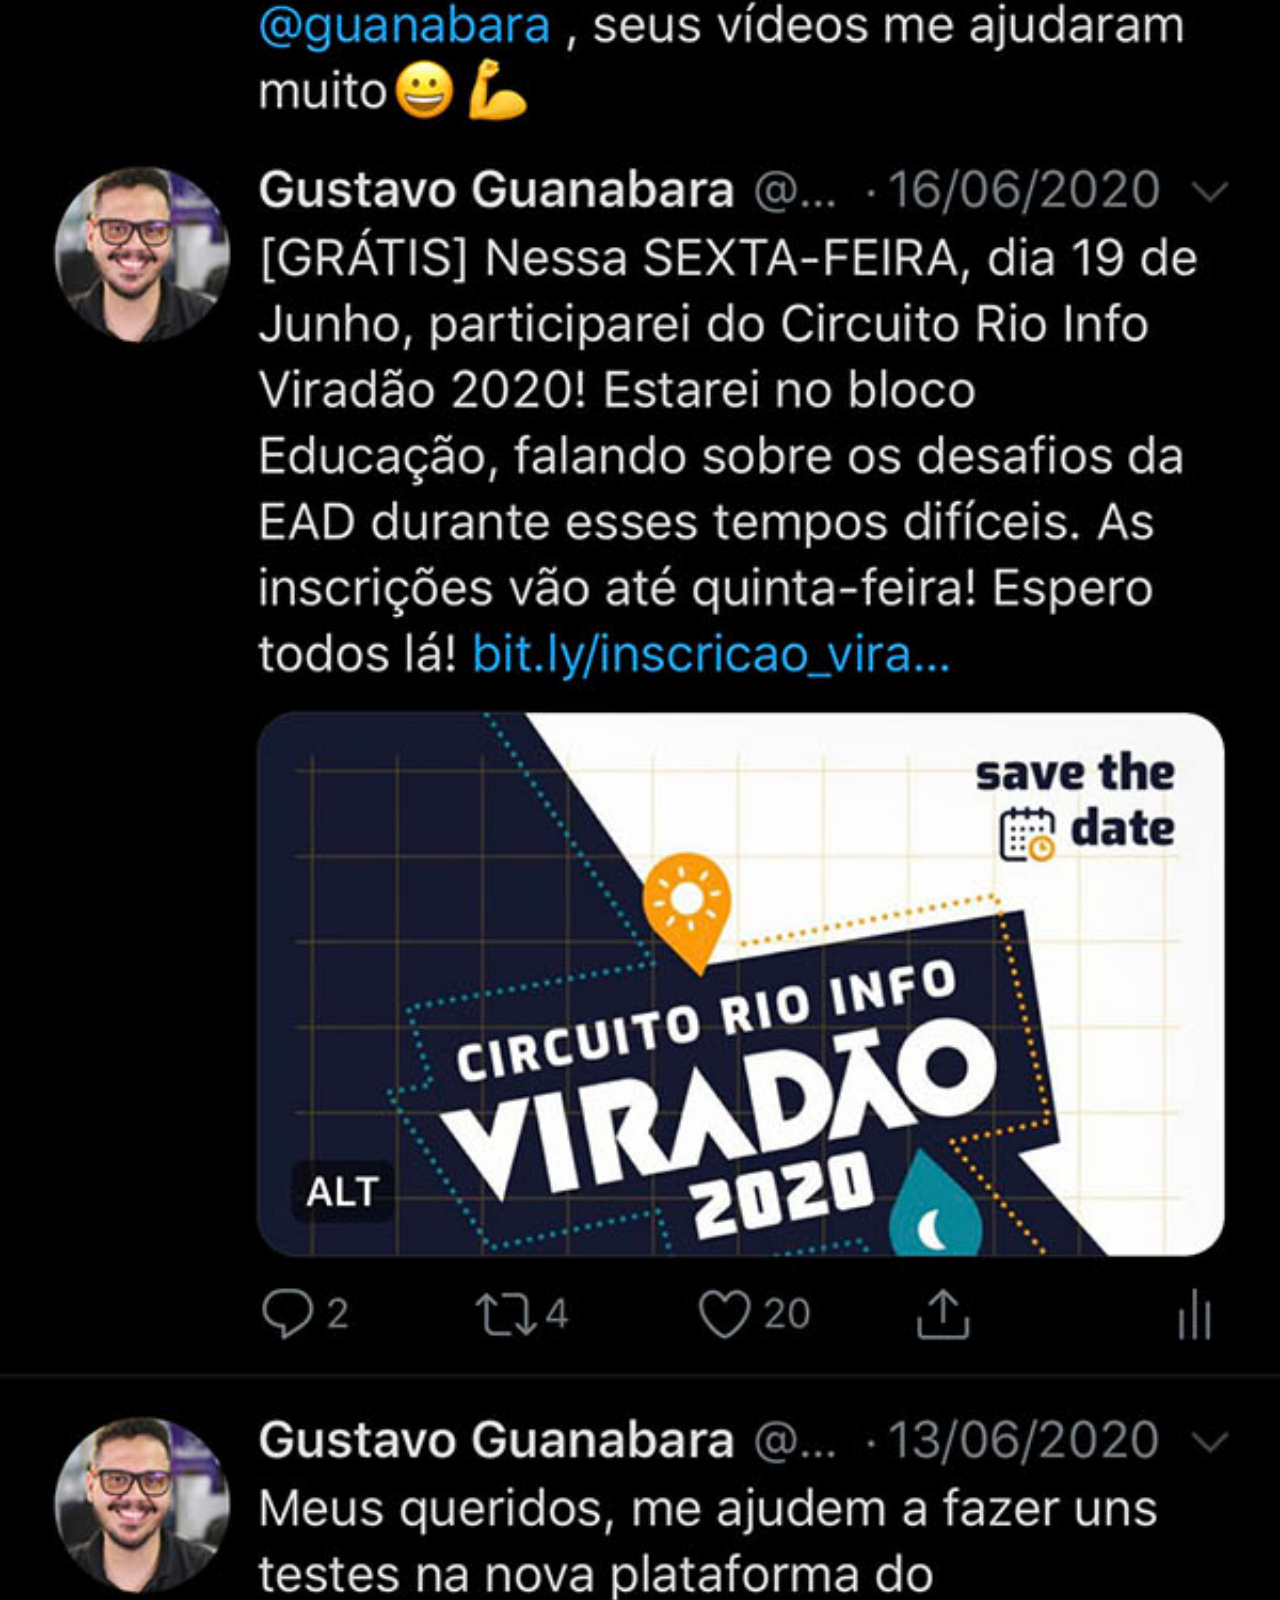
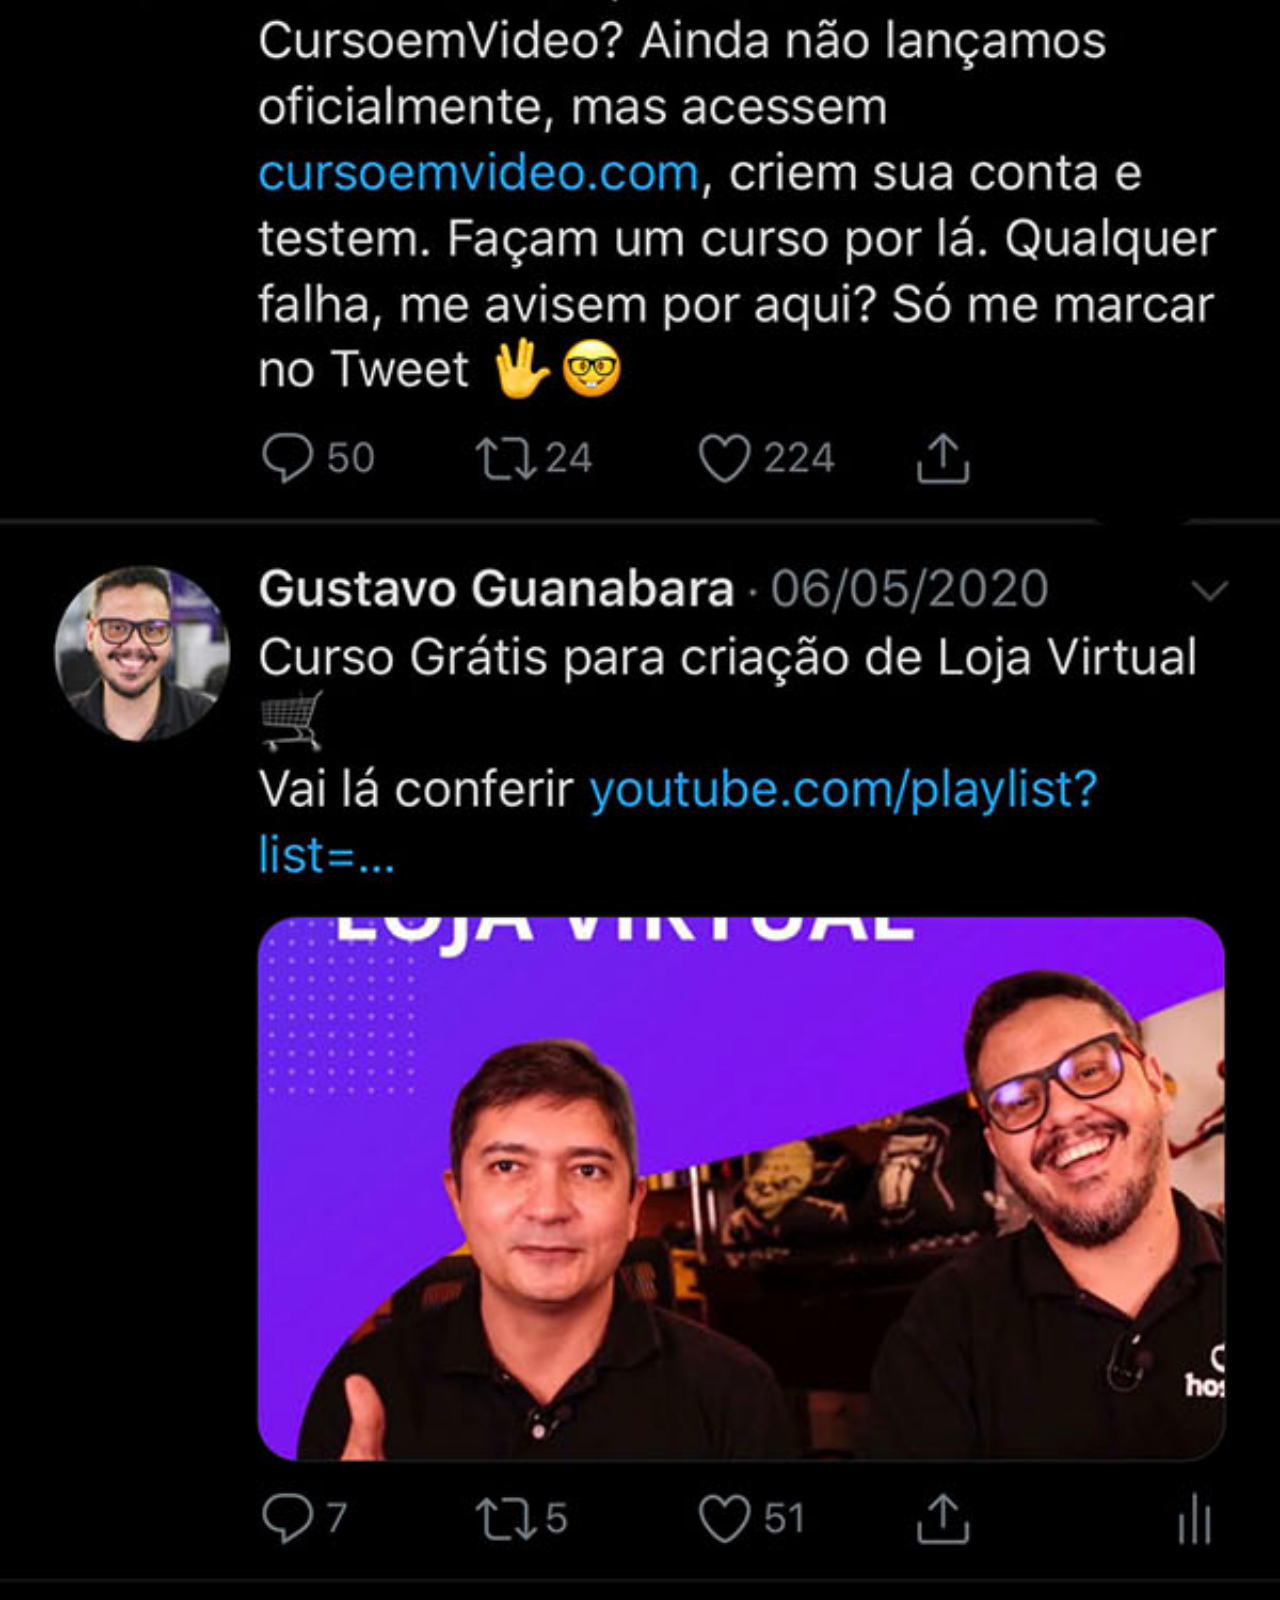
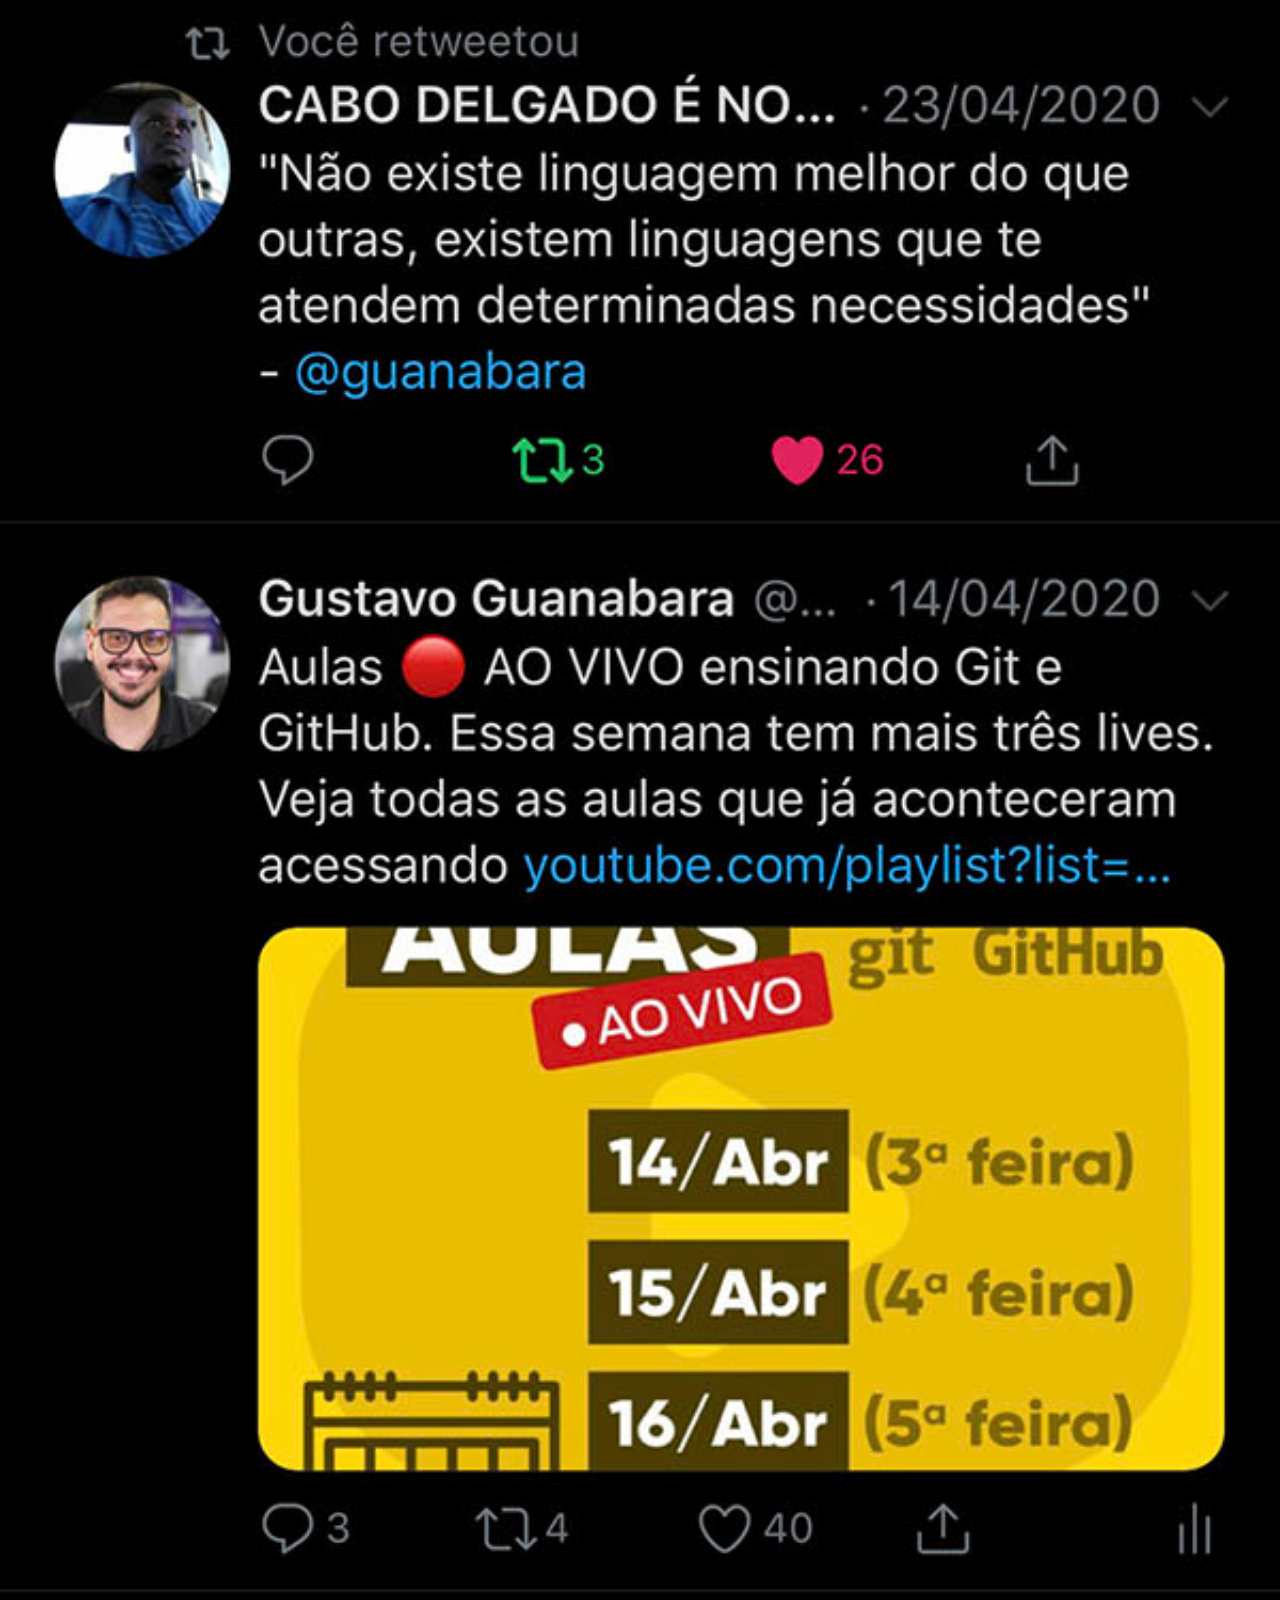
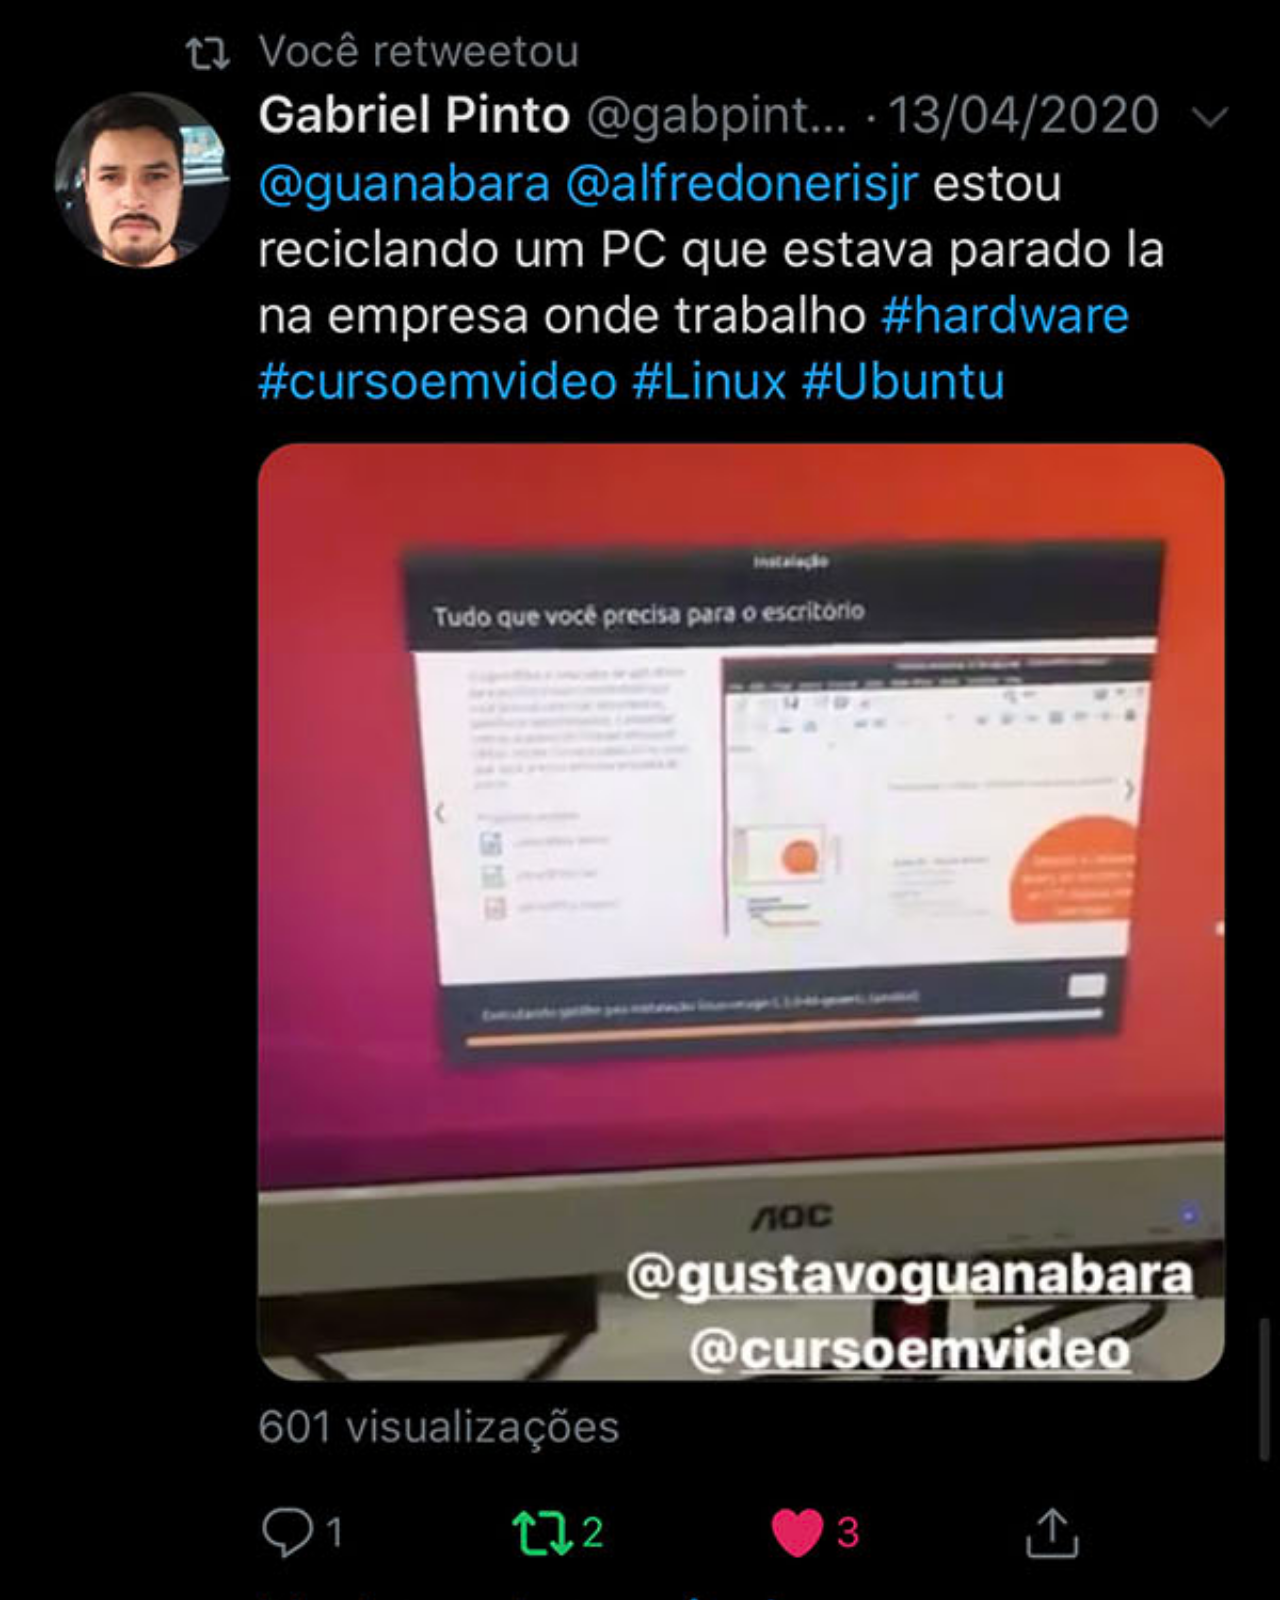
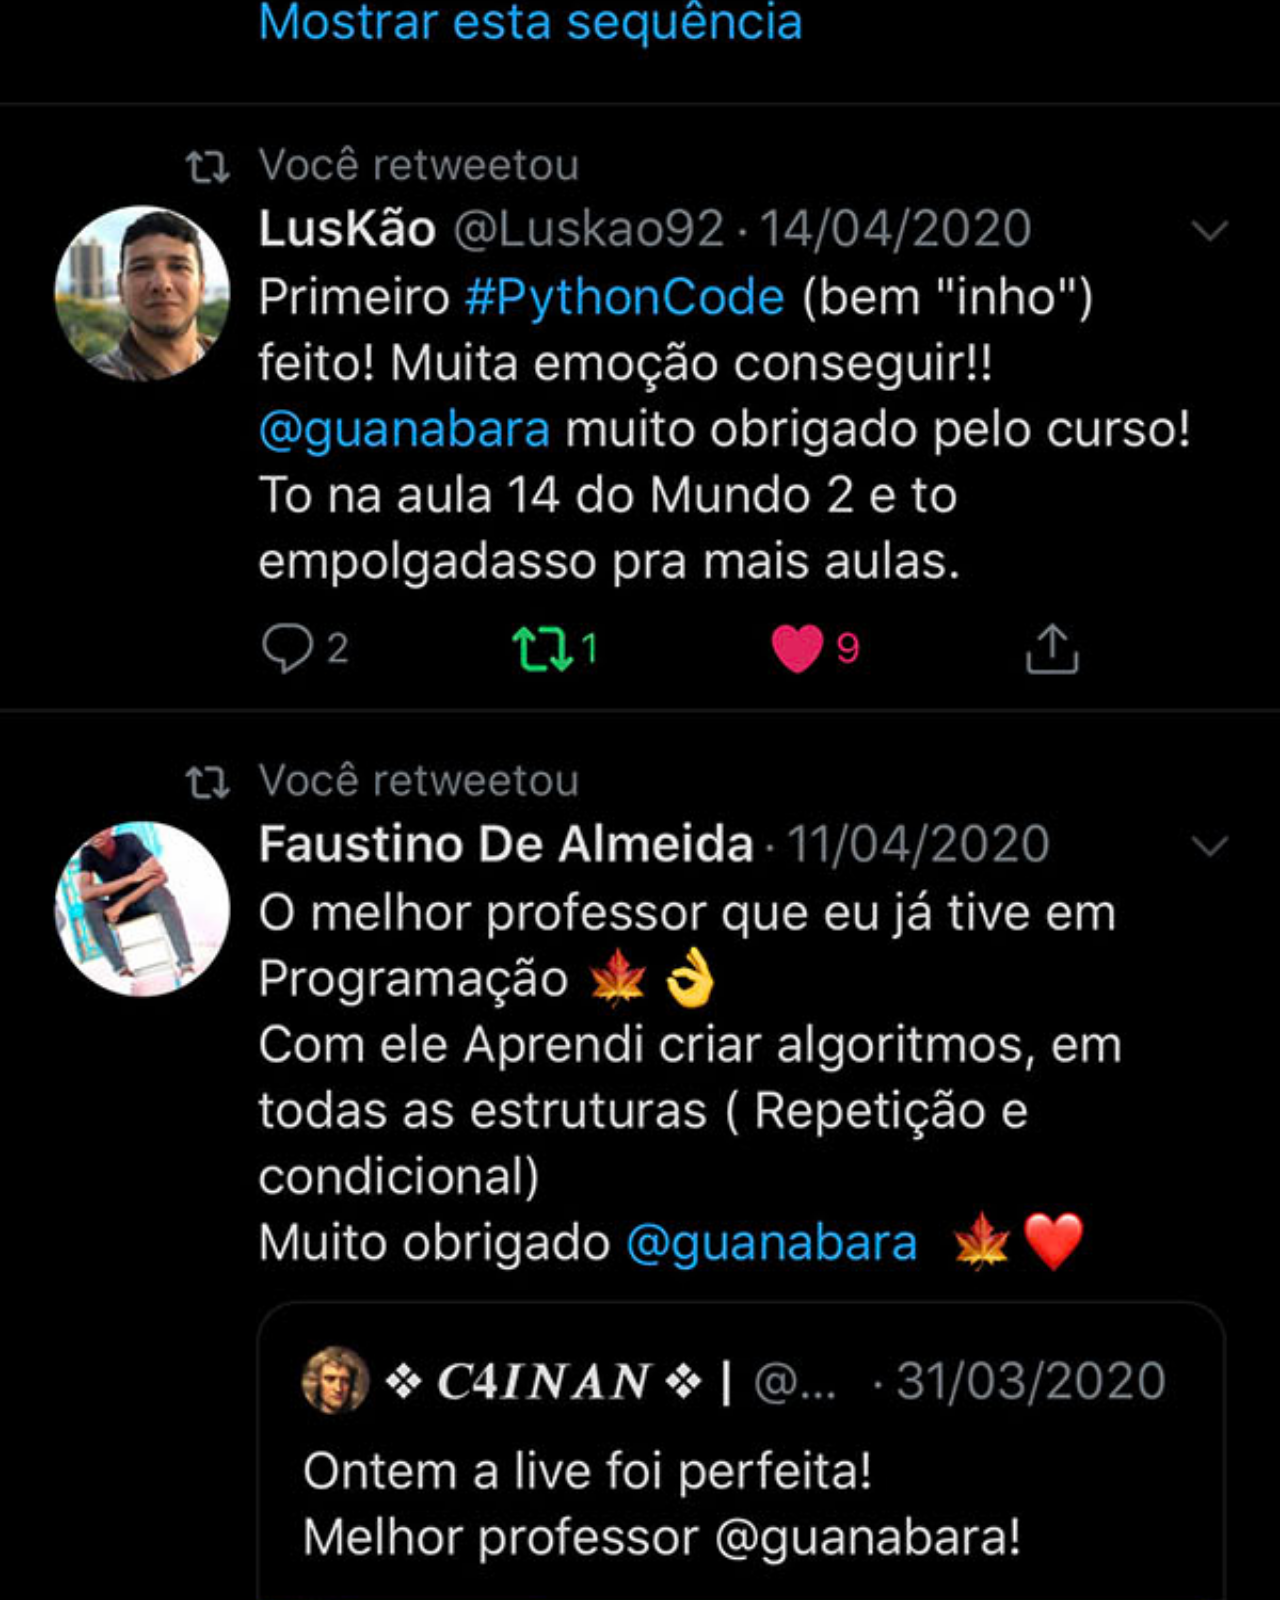
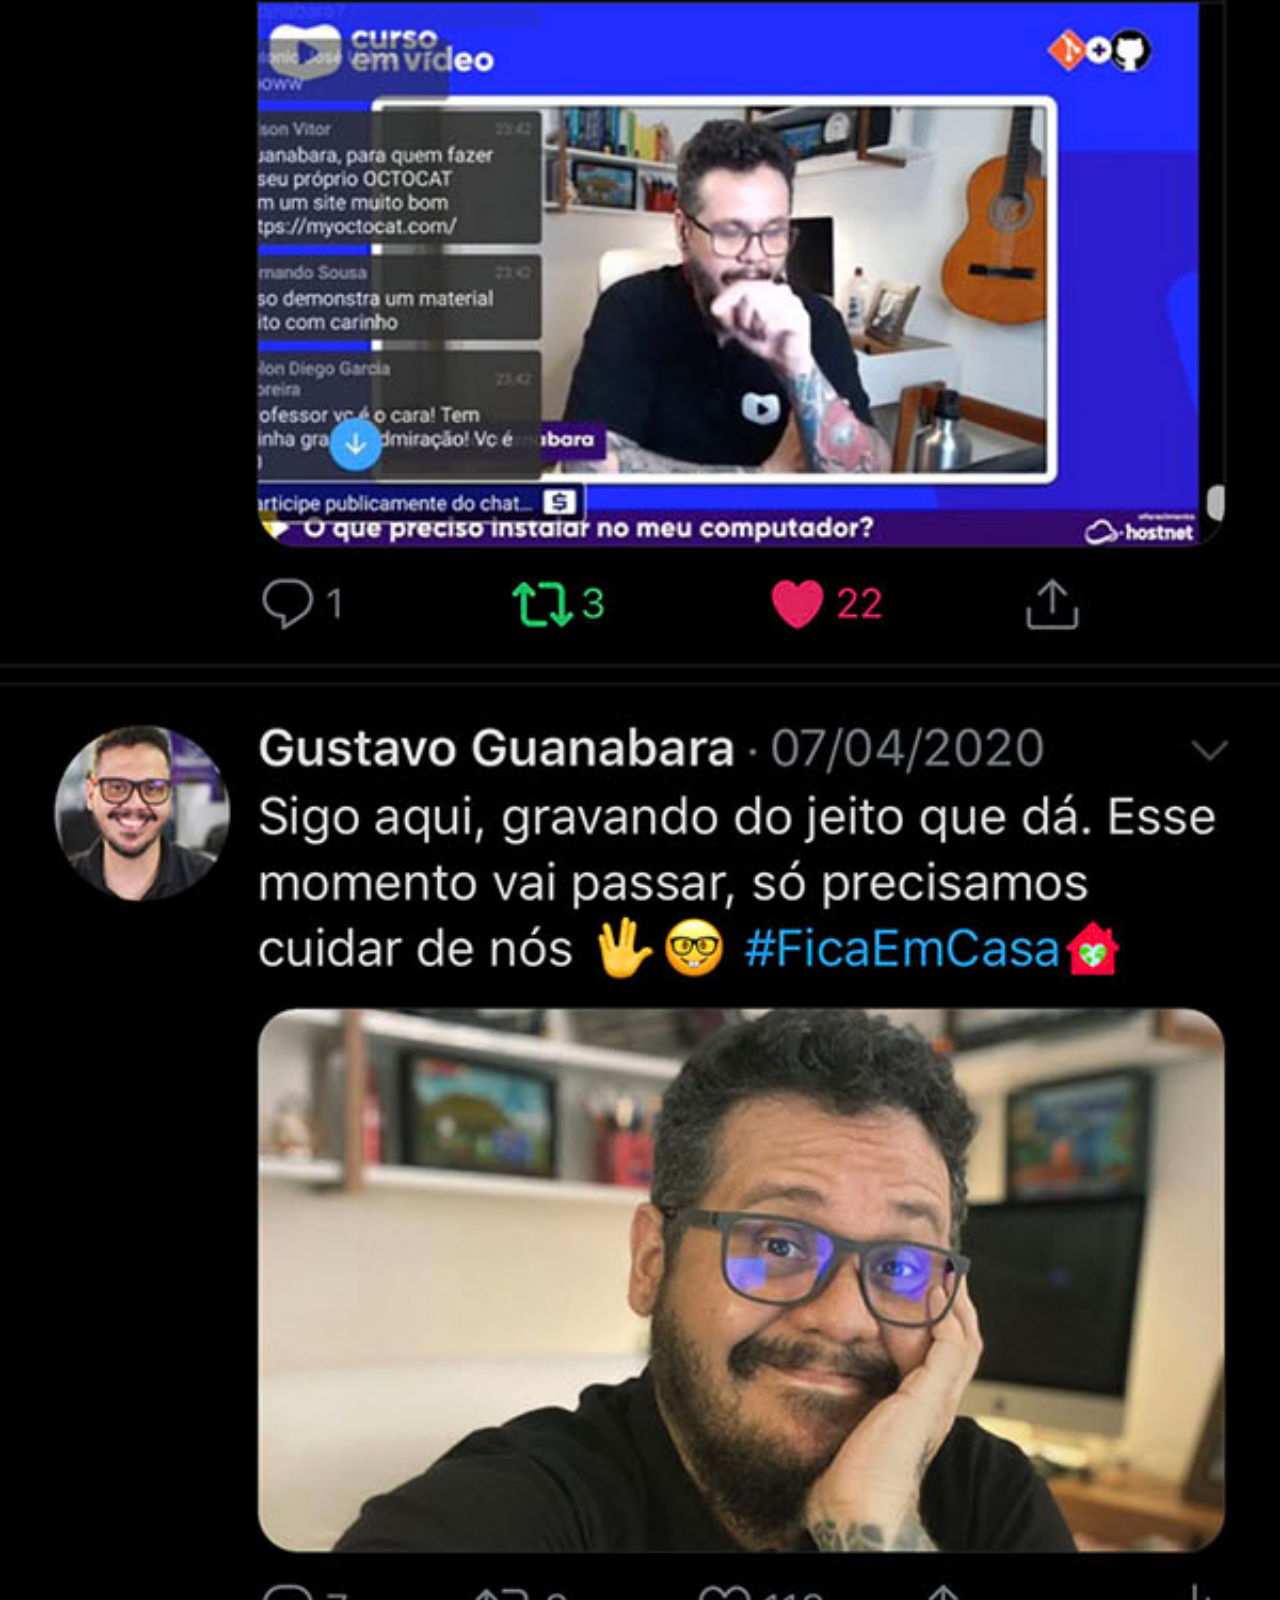
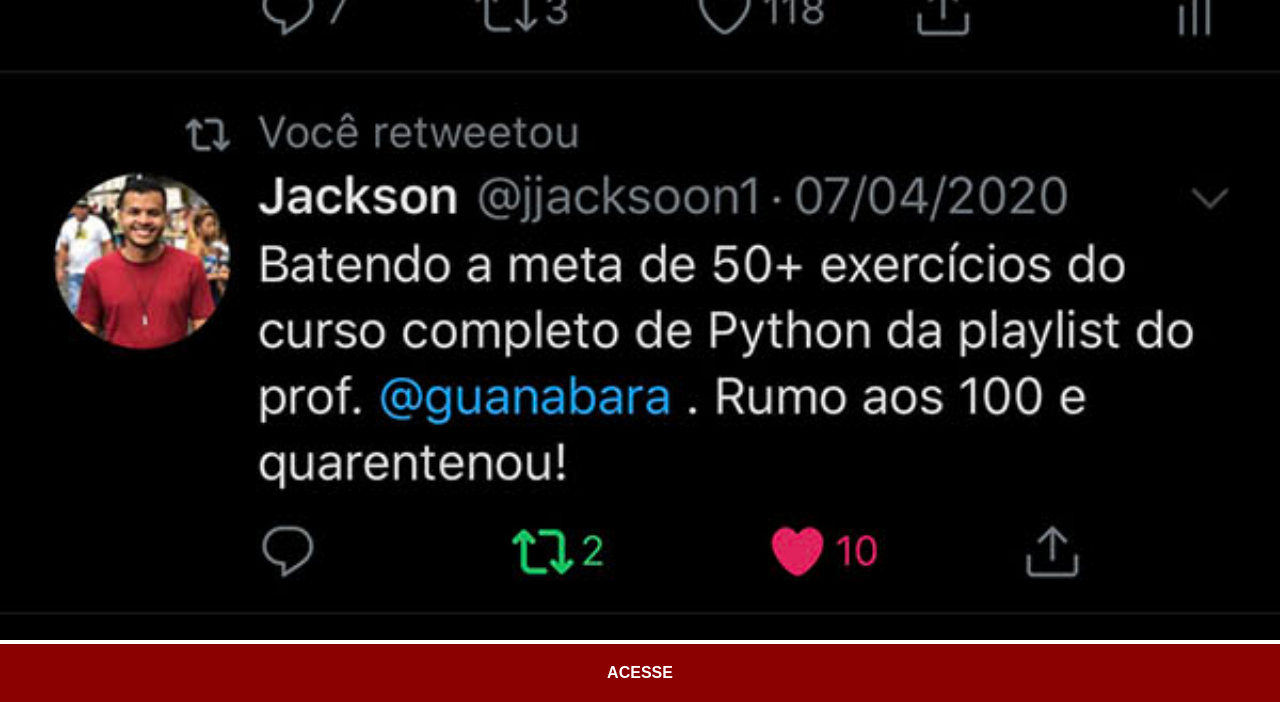
<file: twitter.html>
<!DOCTYPE html>
<html lang="pt-br">
<head>
    <meta charset="UTF-8">
    <meta name="viewport" content="width=device-width, initial-scale=1.0">
    <title>Twitter</title>
    <link rel="stylesheet" href="estilos/social.css">
</head>
<body>
    <img src="imagens/tela-twitter.jpg" alt="twitter">
    <a href="https://x.com/guanabara" target="_blank" rel="noopener external">ACESSE</a>
</body>
</html>
</file>
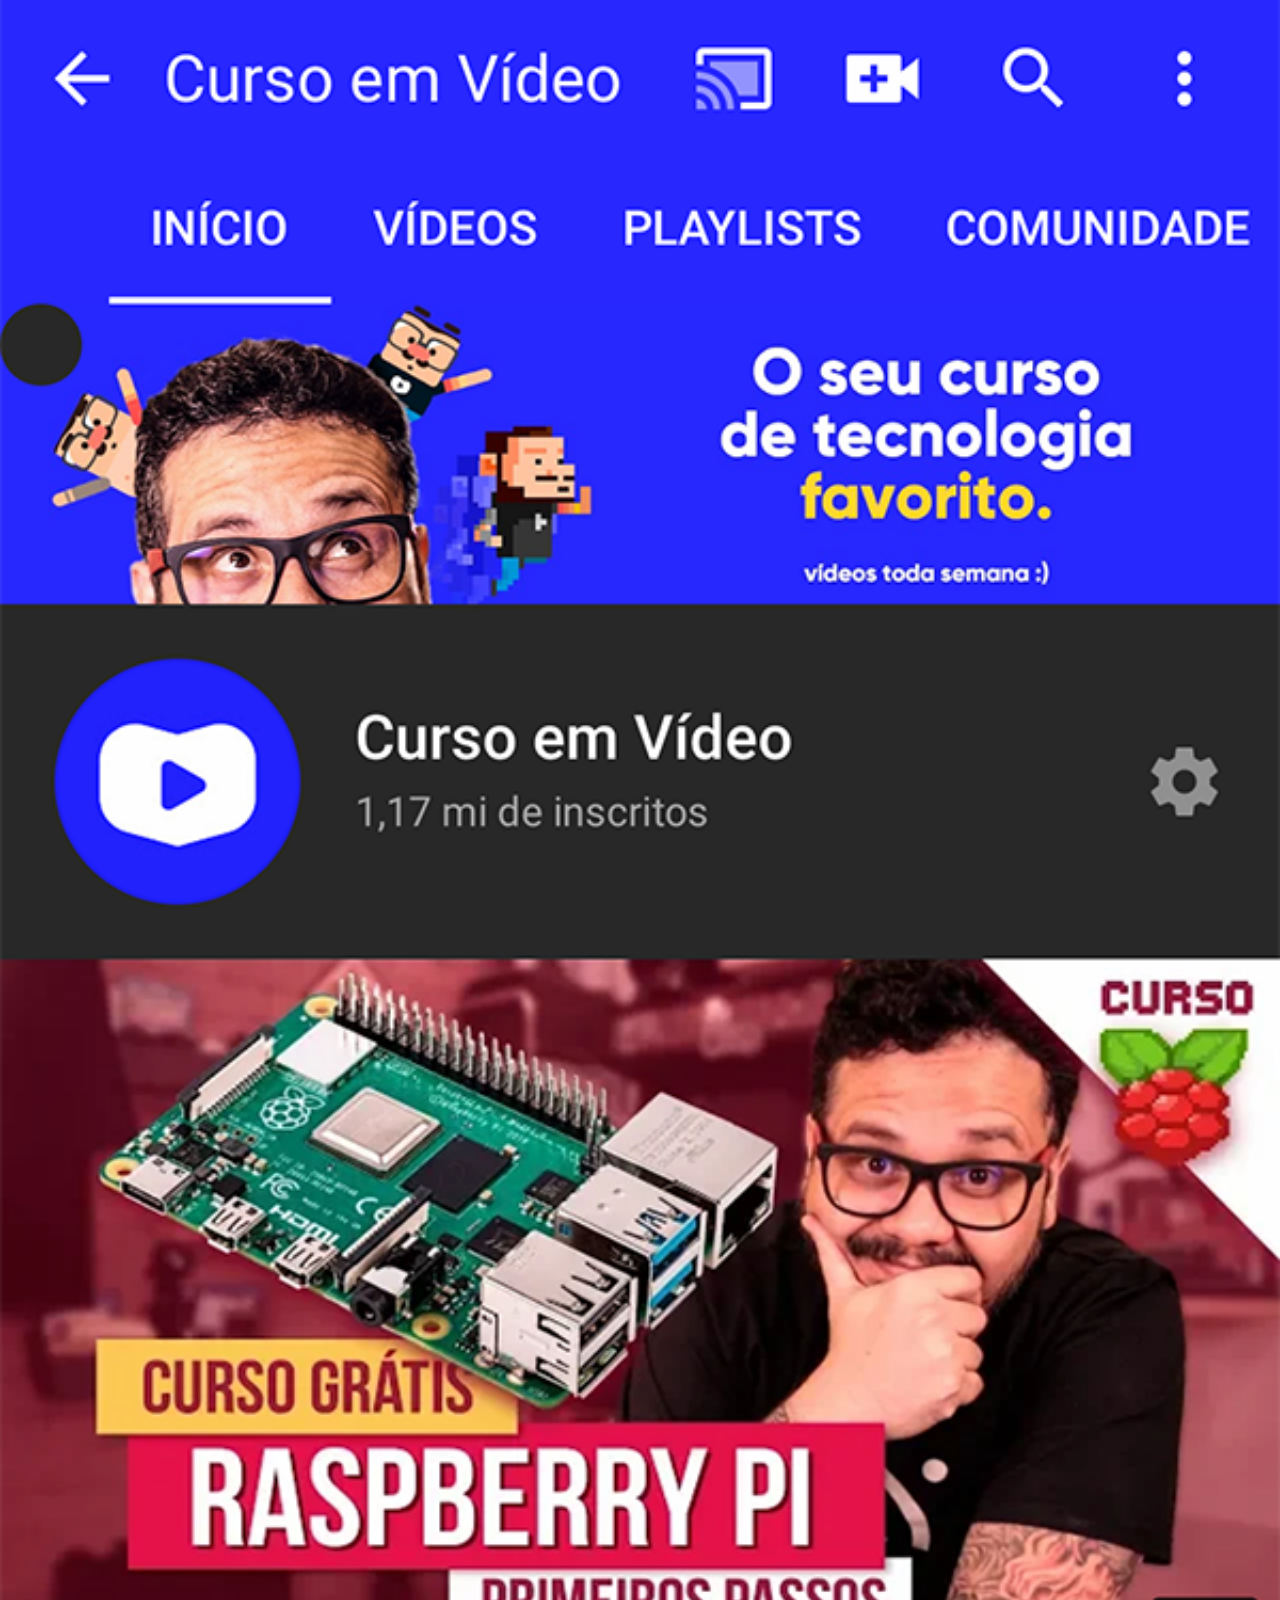
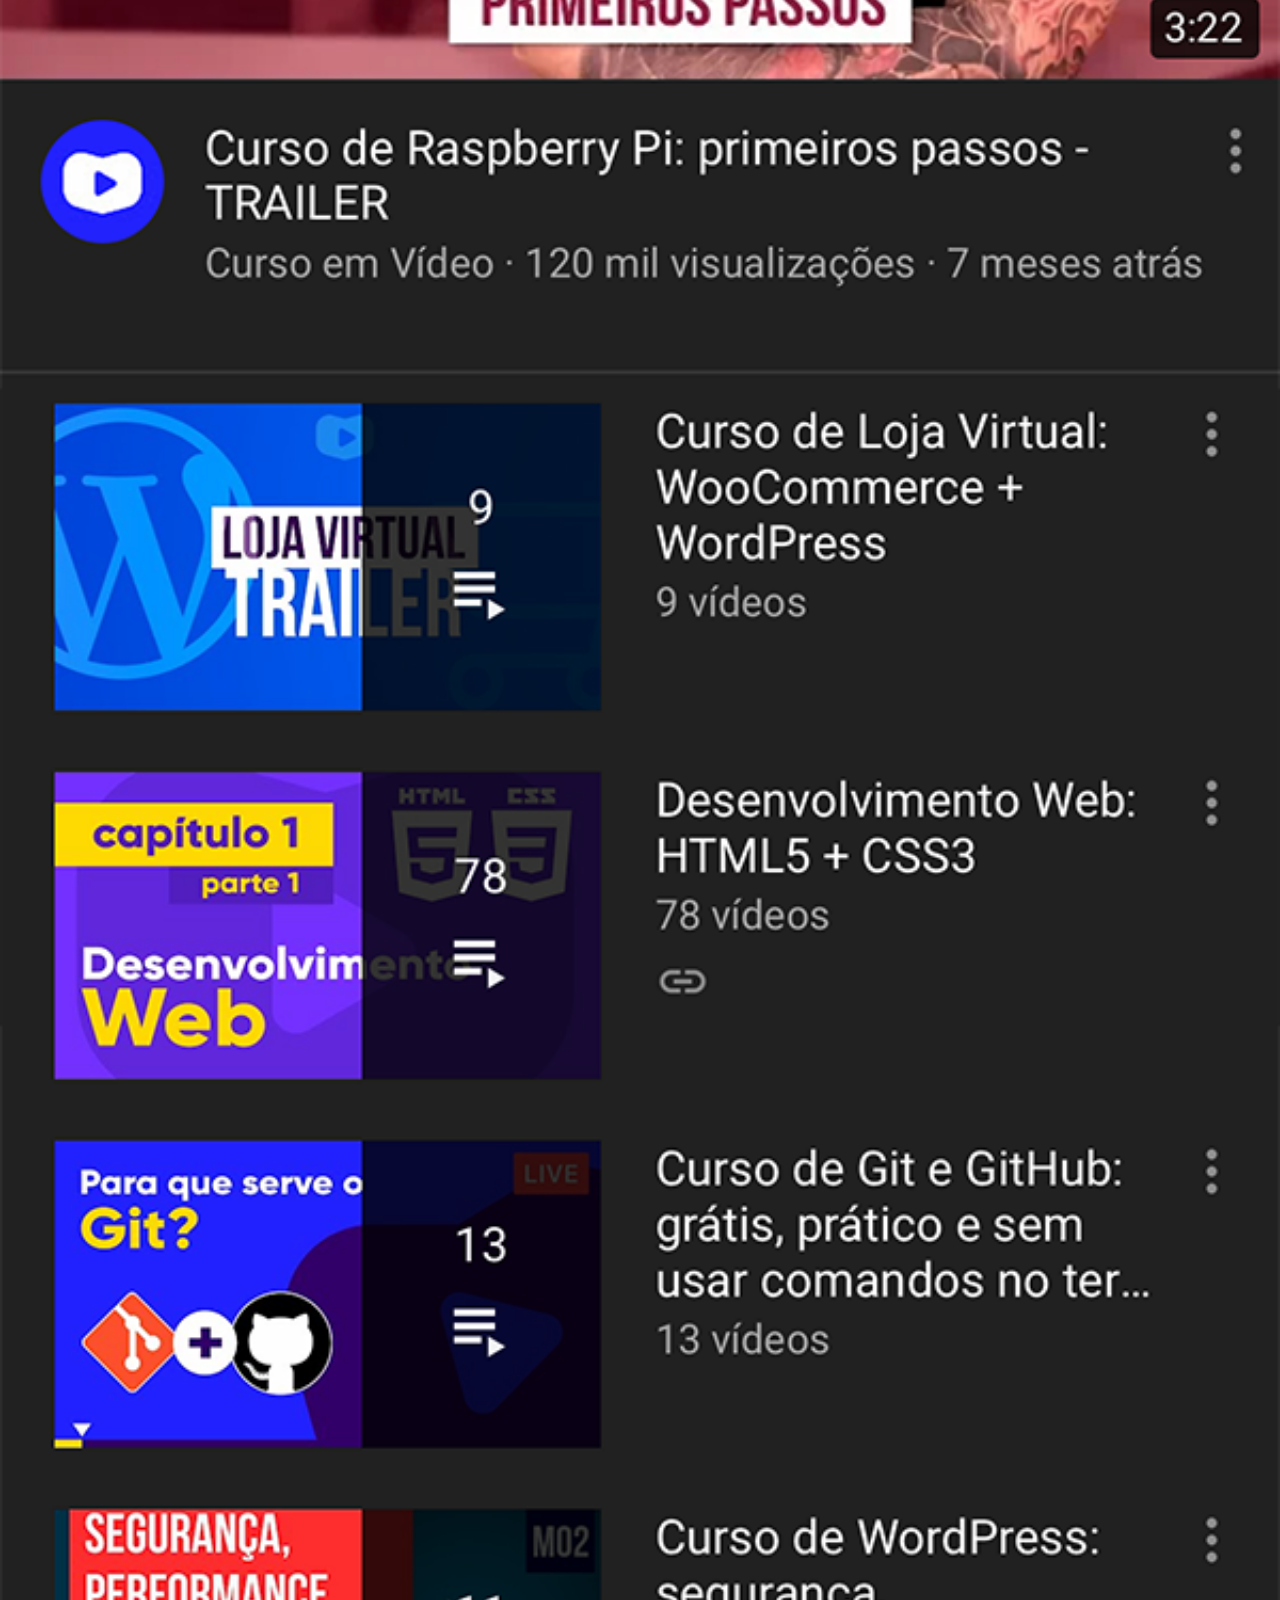
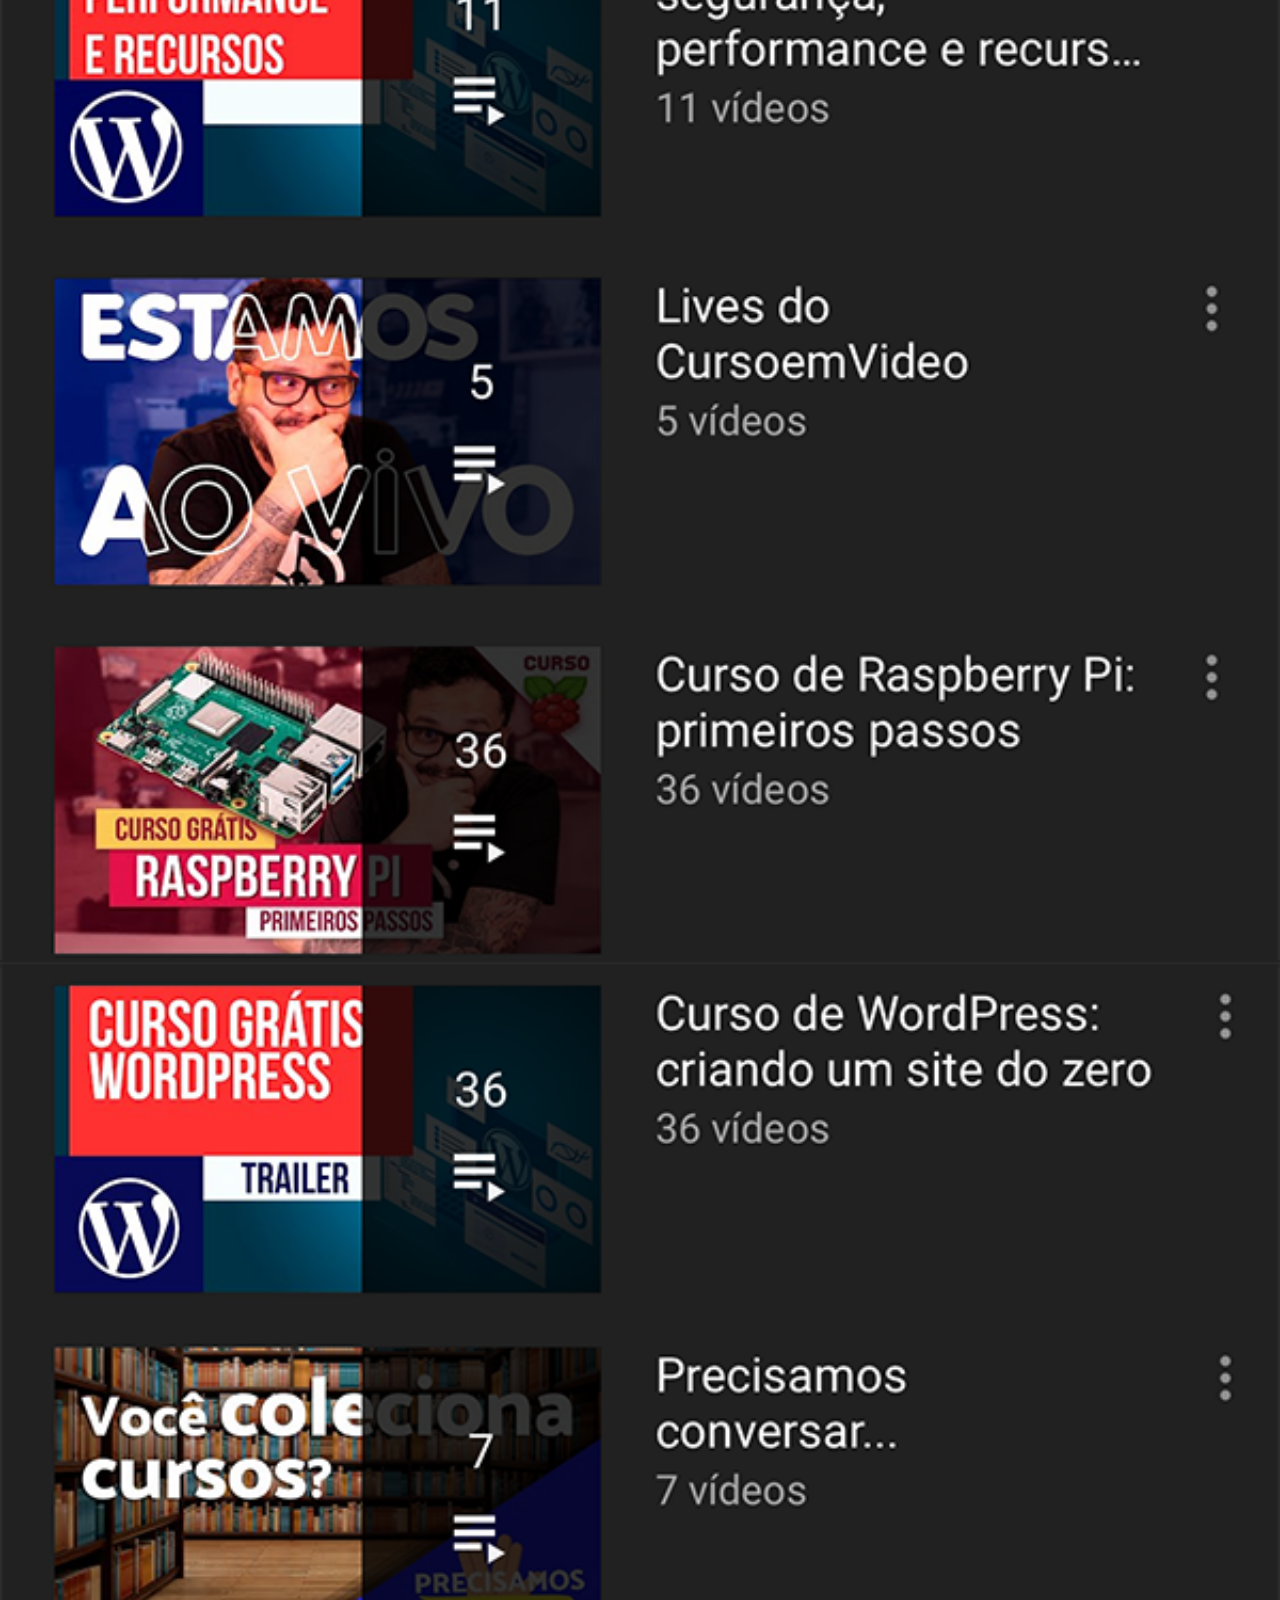
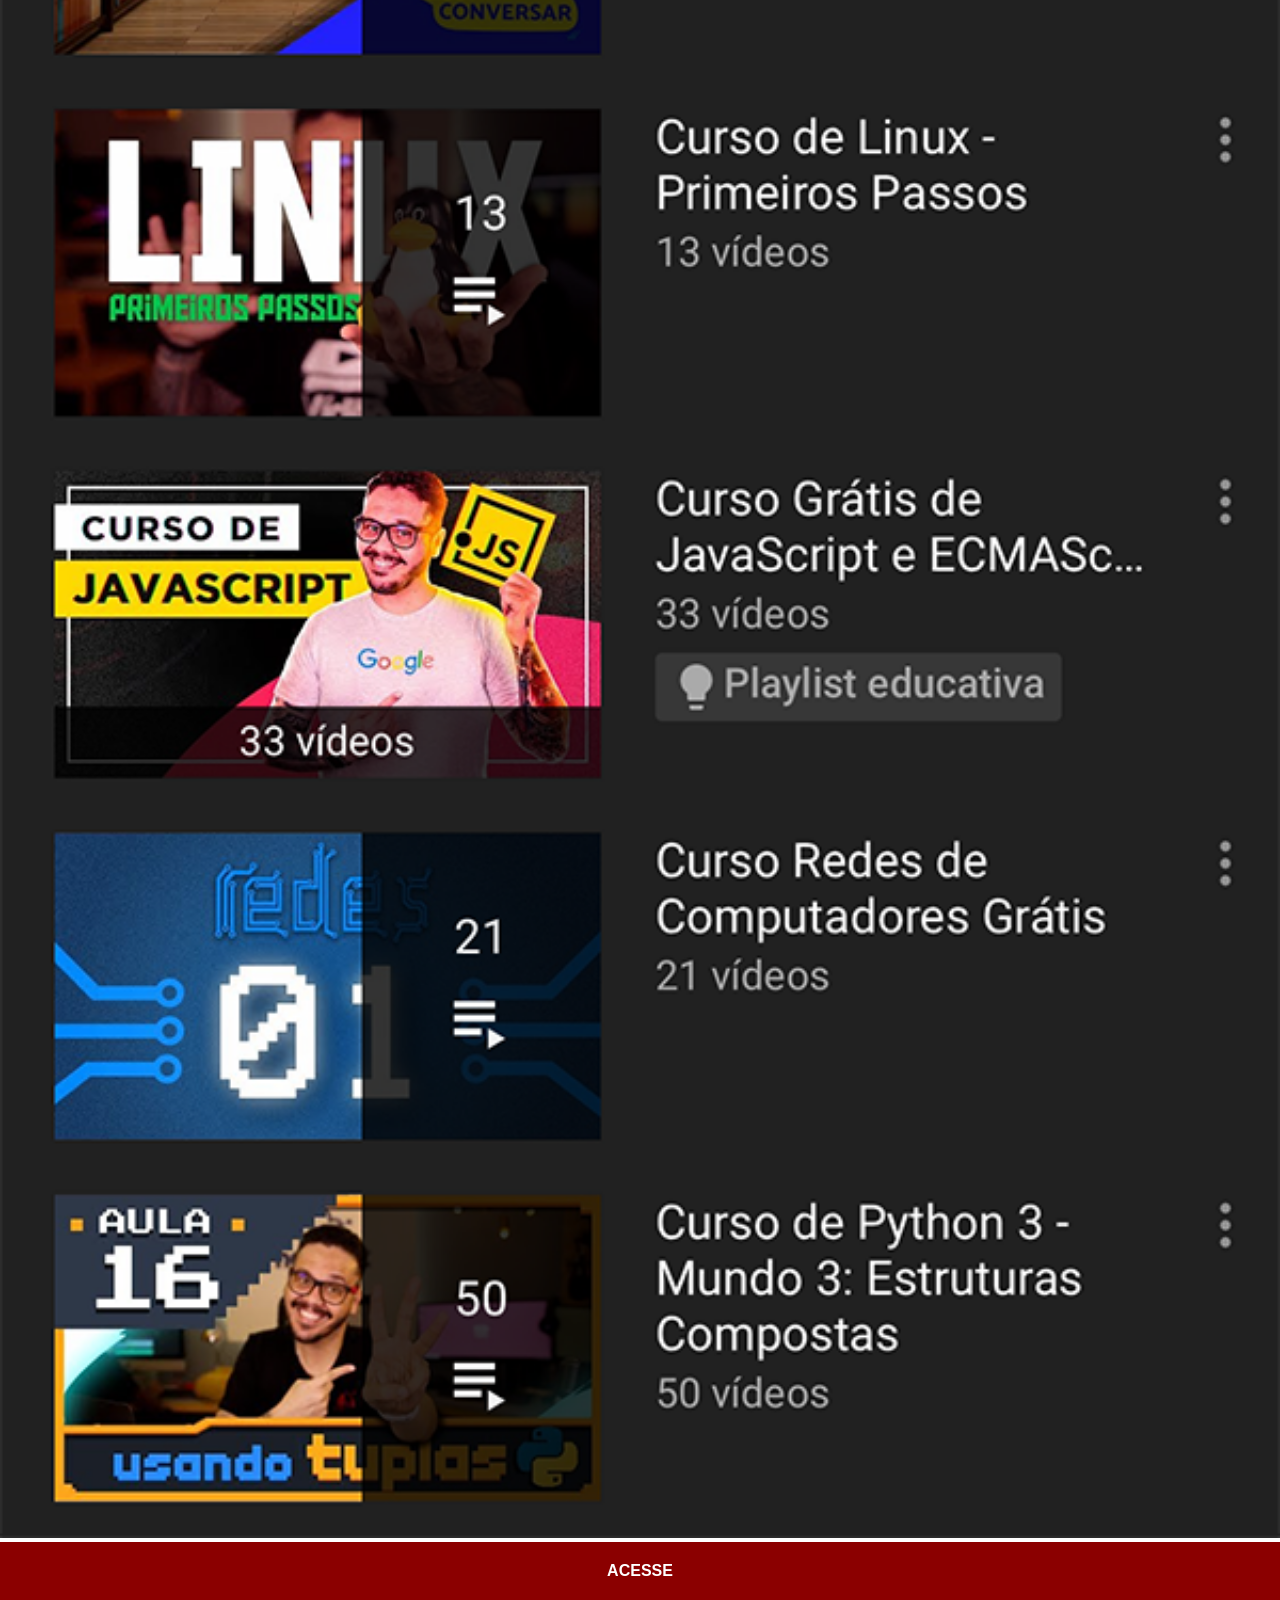
<file: youtube.html>
<!DOCTYPE html>
<html lang="pt-br">
<head>
    <meta charset="UTF-8">
    <meta name="viewport" content="width=device-width, initial-scale=1.0">
    <title>YouTube</title>
    <link rel="stylesheet" href="estilos/social.css">
</head>
<body>
    <img src="imagens/tela-youtube.png" alt="youtube">
    <a href="https://www.youtube.com/c/CursoemV%C3%ADdeo" target="_blank" rel="noopener external">ACESSE</a>
</body>
</html>
</file>
<file: estilos/style.css>
@charset "UTF-8";

*{
    margin: 0px;
    padding: 0px;
    font-family: Arial, Helvetica, sans-serif;
}

html, body {
    height: 100vh;
    width: 100vw;
    background-color: black;
}

body {
    background: url(../imagens/fundo-madeira.jpg) no-repeat top center;
    background-size: cover;
    background-attachment: fixed;
}

main {
    height: 100vh;
    position: relative;    
}

section#telefone {
    position: absolute;
    top: 50%;
    left: 50%;
    transform: translate(-50%, -50%);

    height: 627px;
    width: 311px;
    background-color: blue;
    background: url(../imagens/frame-iphone.png) no-repeat;
}

iframe#tela {
    position: relative;
    top: 50px;
    left: 22px;
    width: 265px;
    height: 498px;

}

section#redes-sociais {
    text-align: right;
}

section#redes-sociais  img {
    width: 50px;
    margin: 10px;
    border-radius: 50%;
    box-shadow: 2px 2px 5px rgba(0, 0, 0, 0.400);
    box-sizing: border-box;
}

section#redes-sociais img:hover {
    border: 2px solid rgba(255, 255, 255, 0.636);
    transform: translate(-3px, -3px);
    box-shadow: 5px 5px 10px rgba(0, 0, 0, 0.616);
    transition: transform .3s, border 1s;
}
</file>
<file: estilos/social.css>
@charset "utf-8";

        * {
            margin: 0px;
            padding: 0px;
            font-family: Arial, Helvetica, sans-serif;
        }

        ::-webkit-scrollbar {
            width: 0px;
            height: 0px;
        }
        img {
            width: 100vw;

        }
        a {
            display: block;
            background-color: darkred;
            color: white;
            padding: 20px;
            text-align: center;
            font-weight: bold;
            text-decoration: none;           
        }

        a:hover {
            background-color: red;
            text-decoration: underline;
            color: green;
        }
</file>
